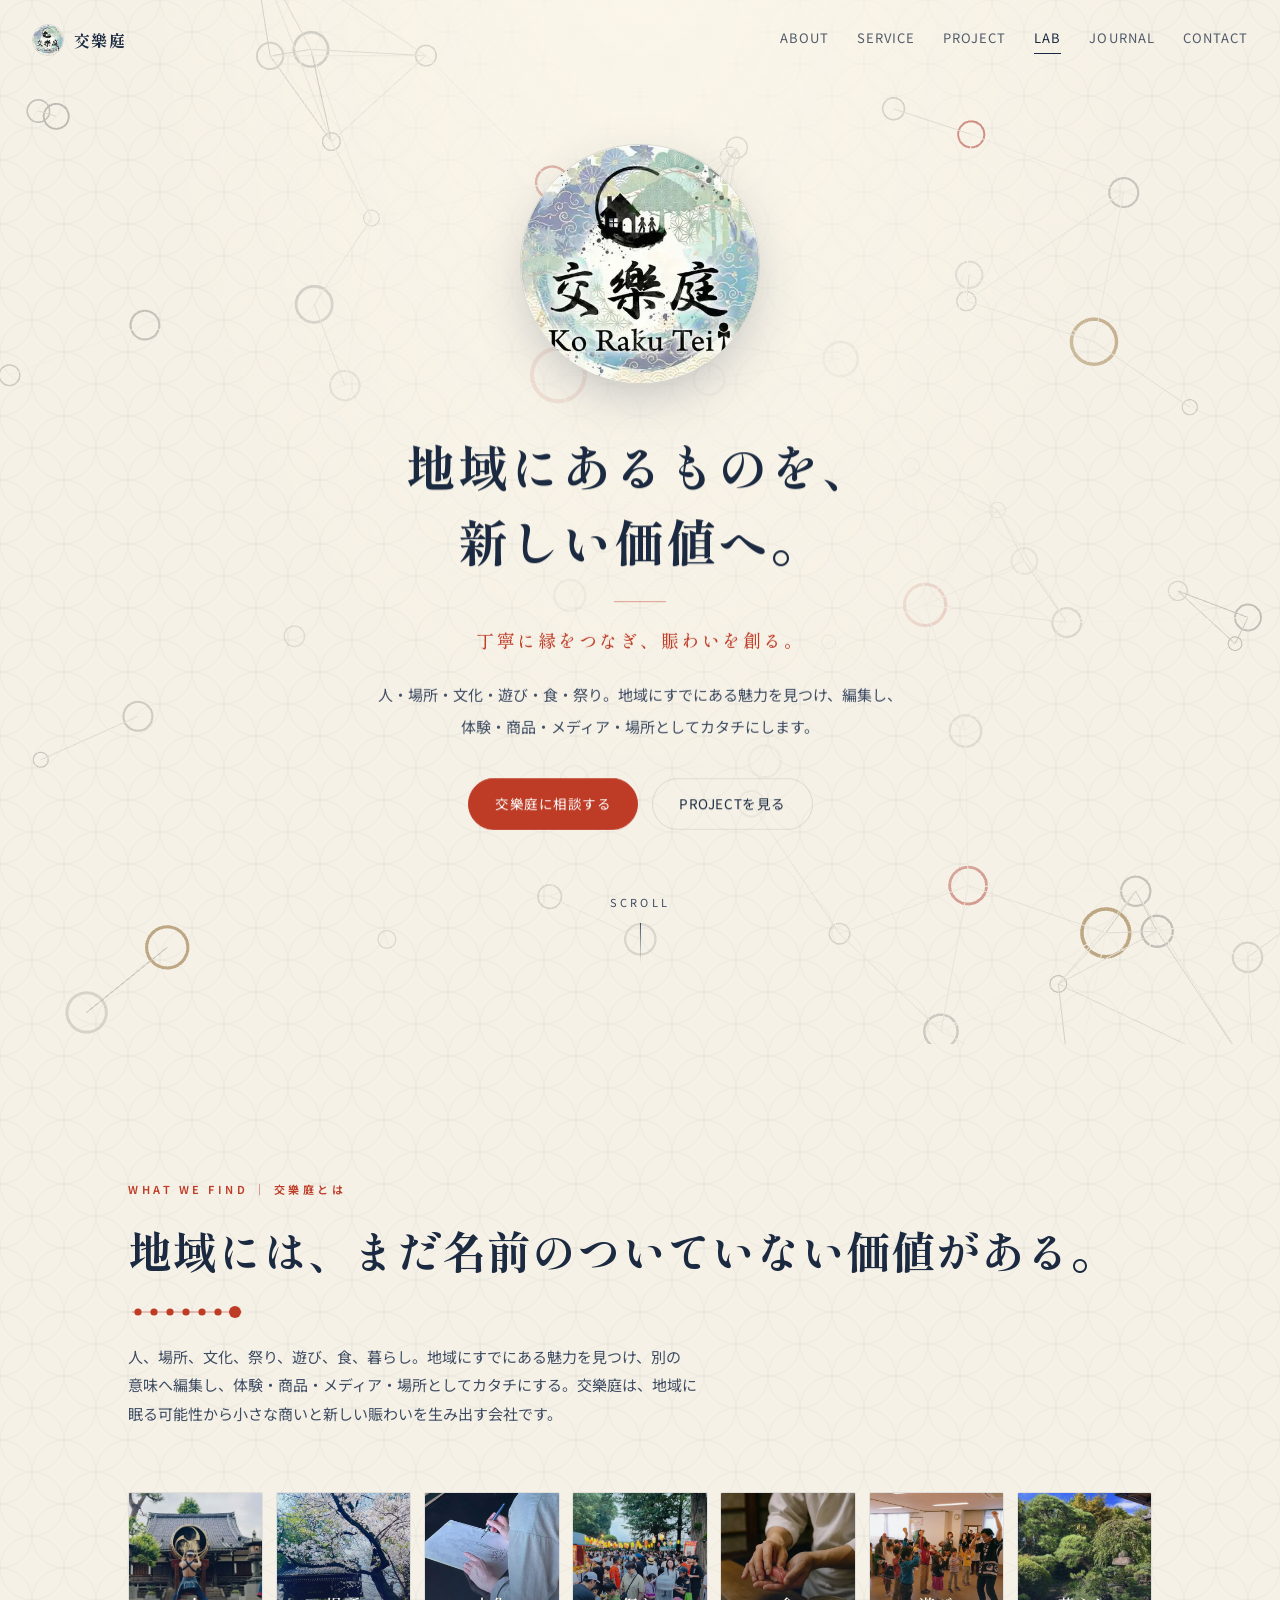
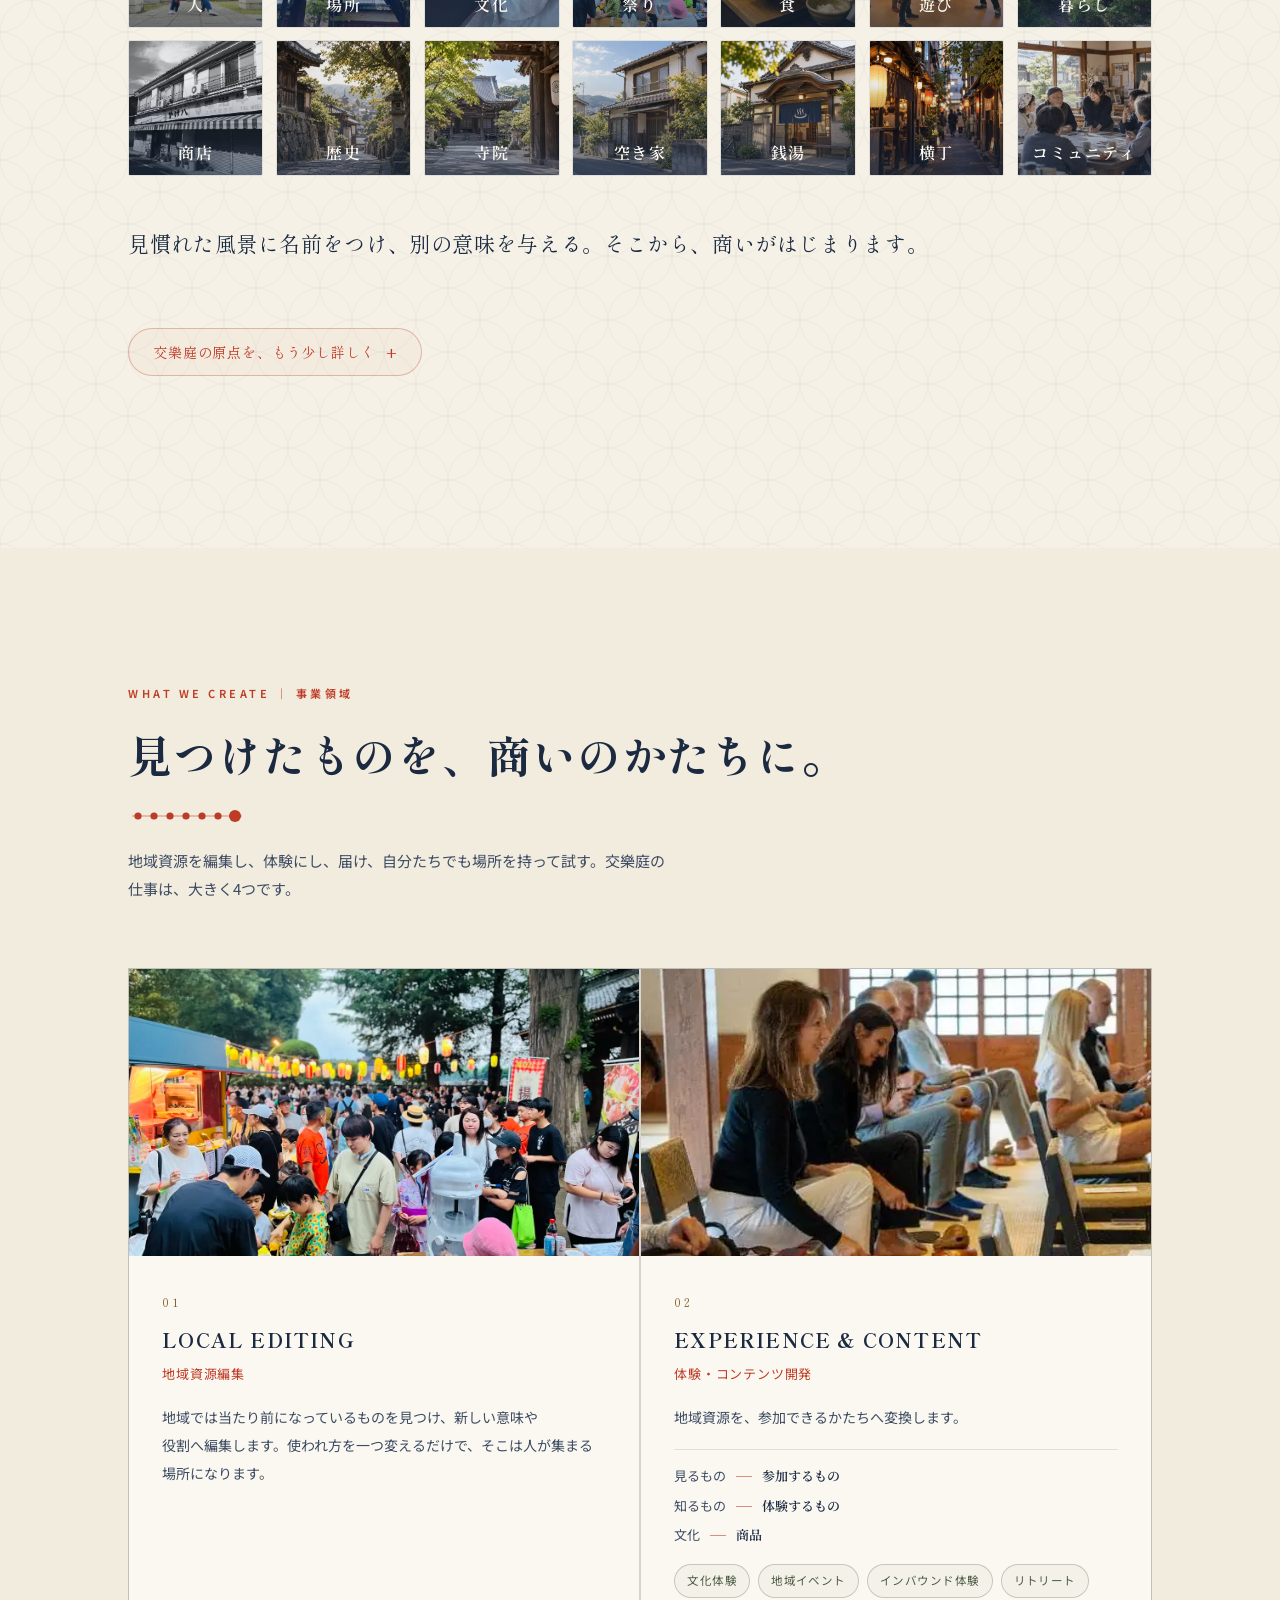
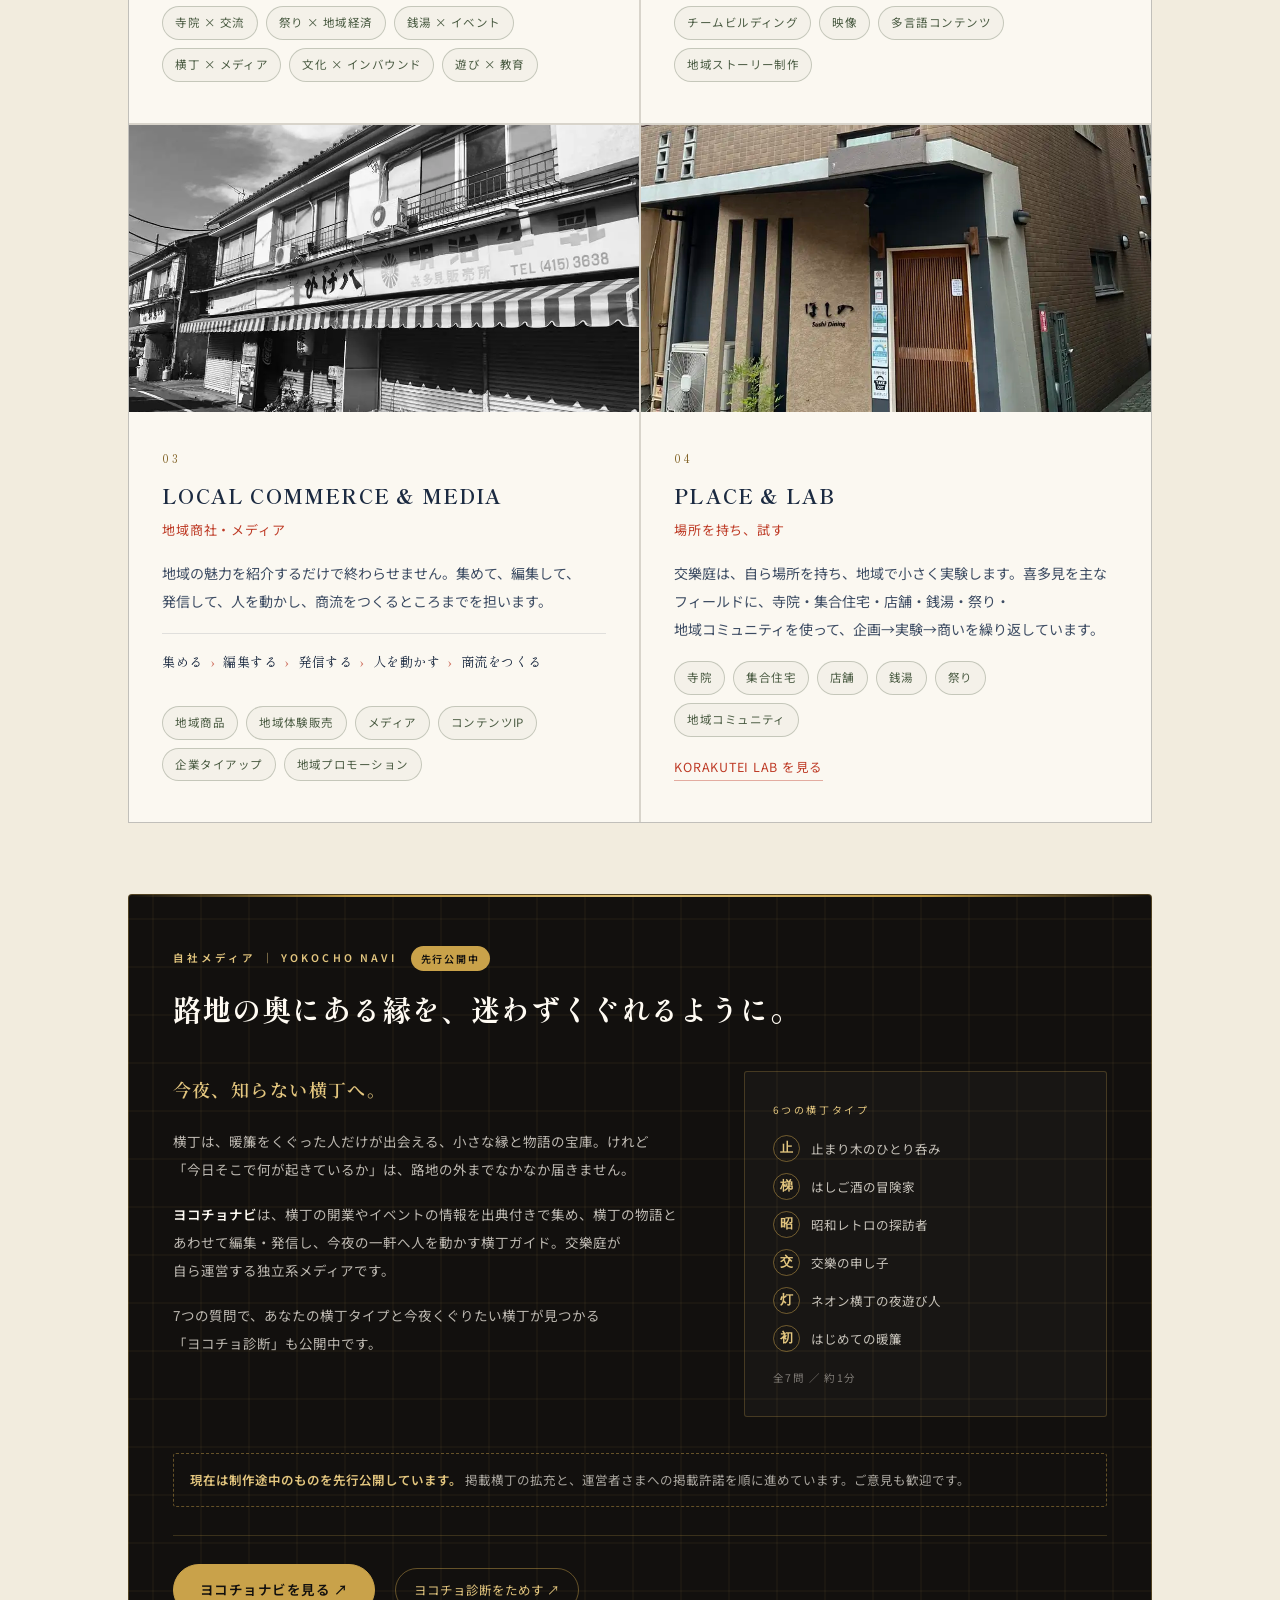
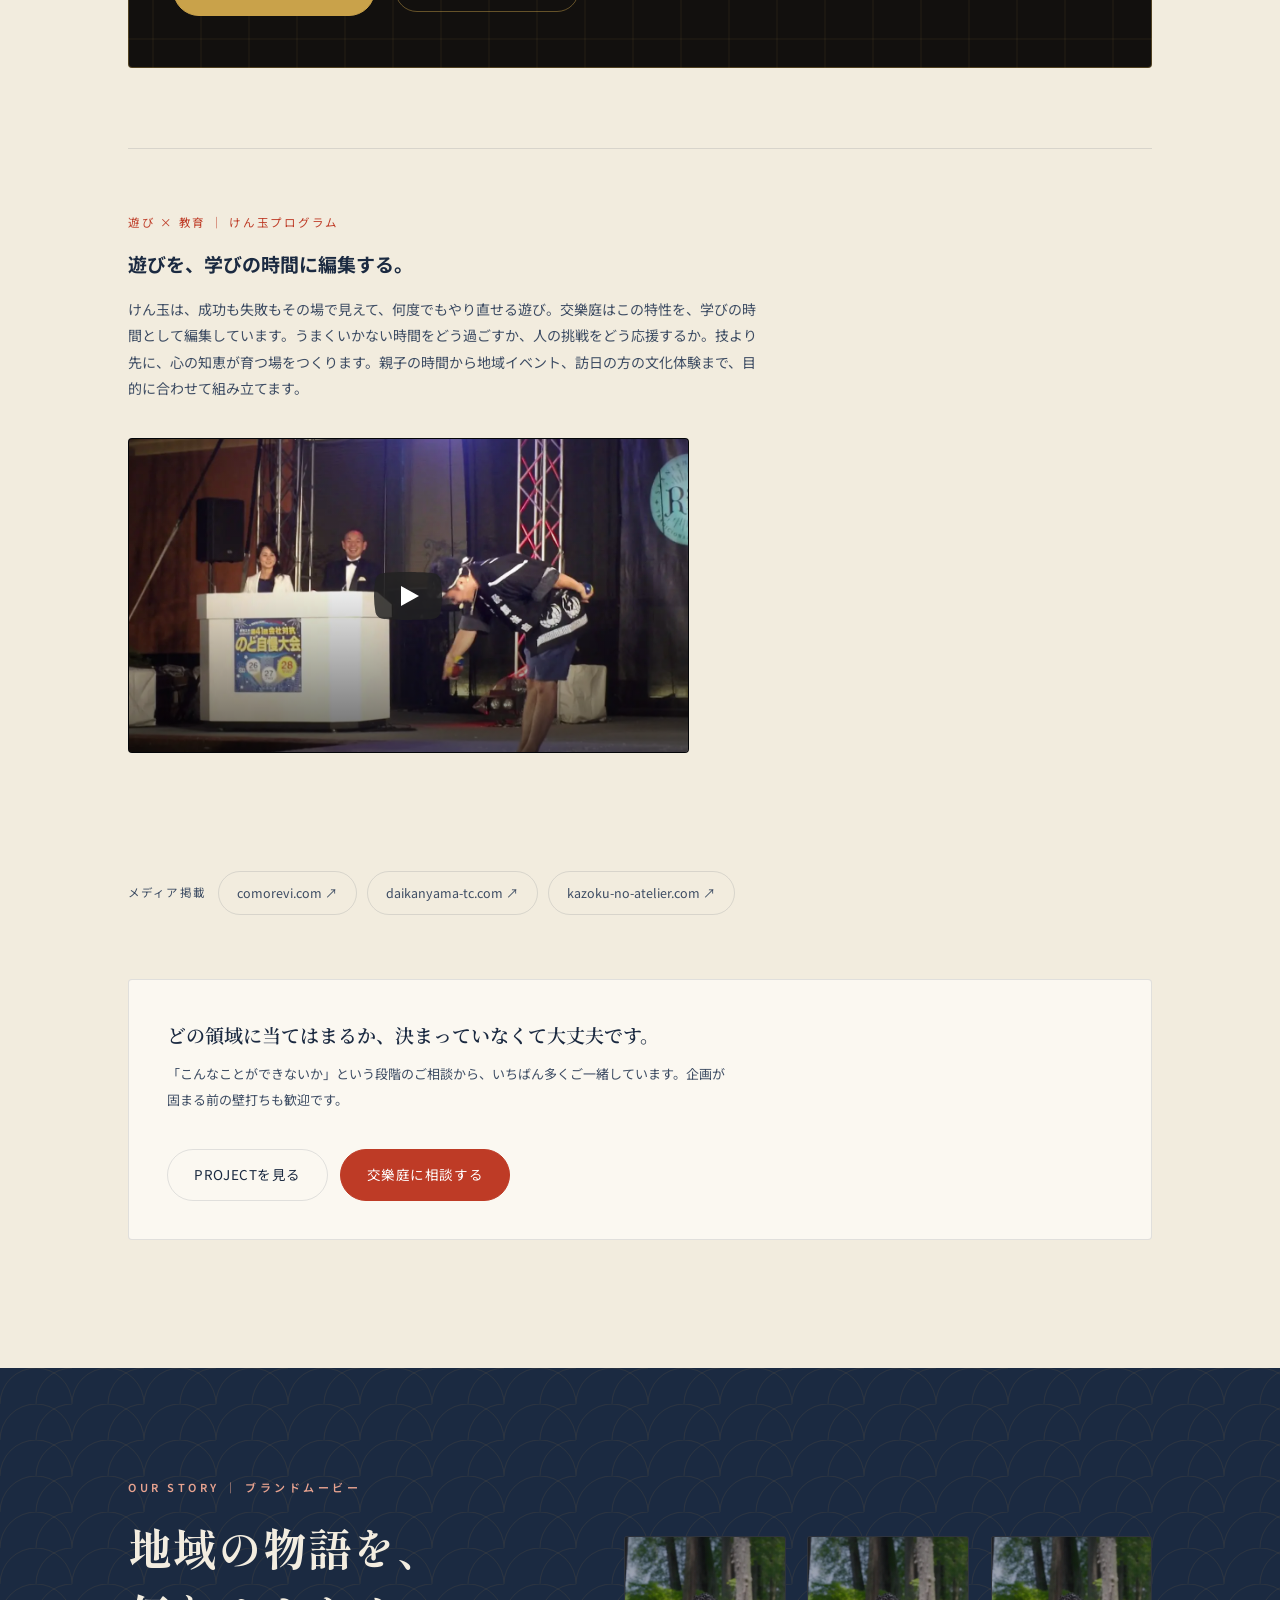
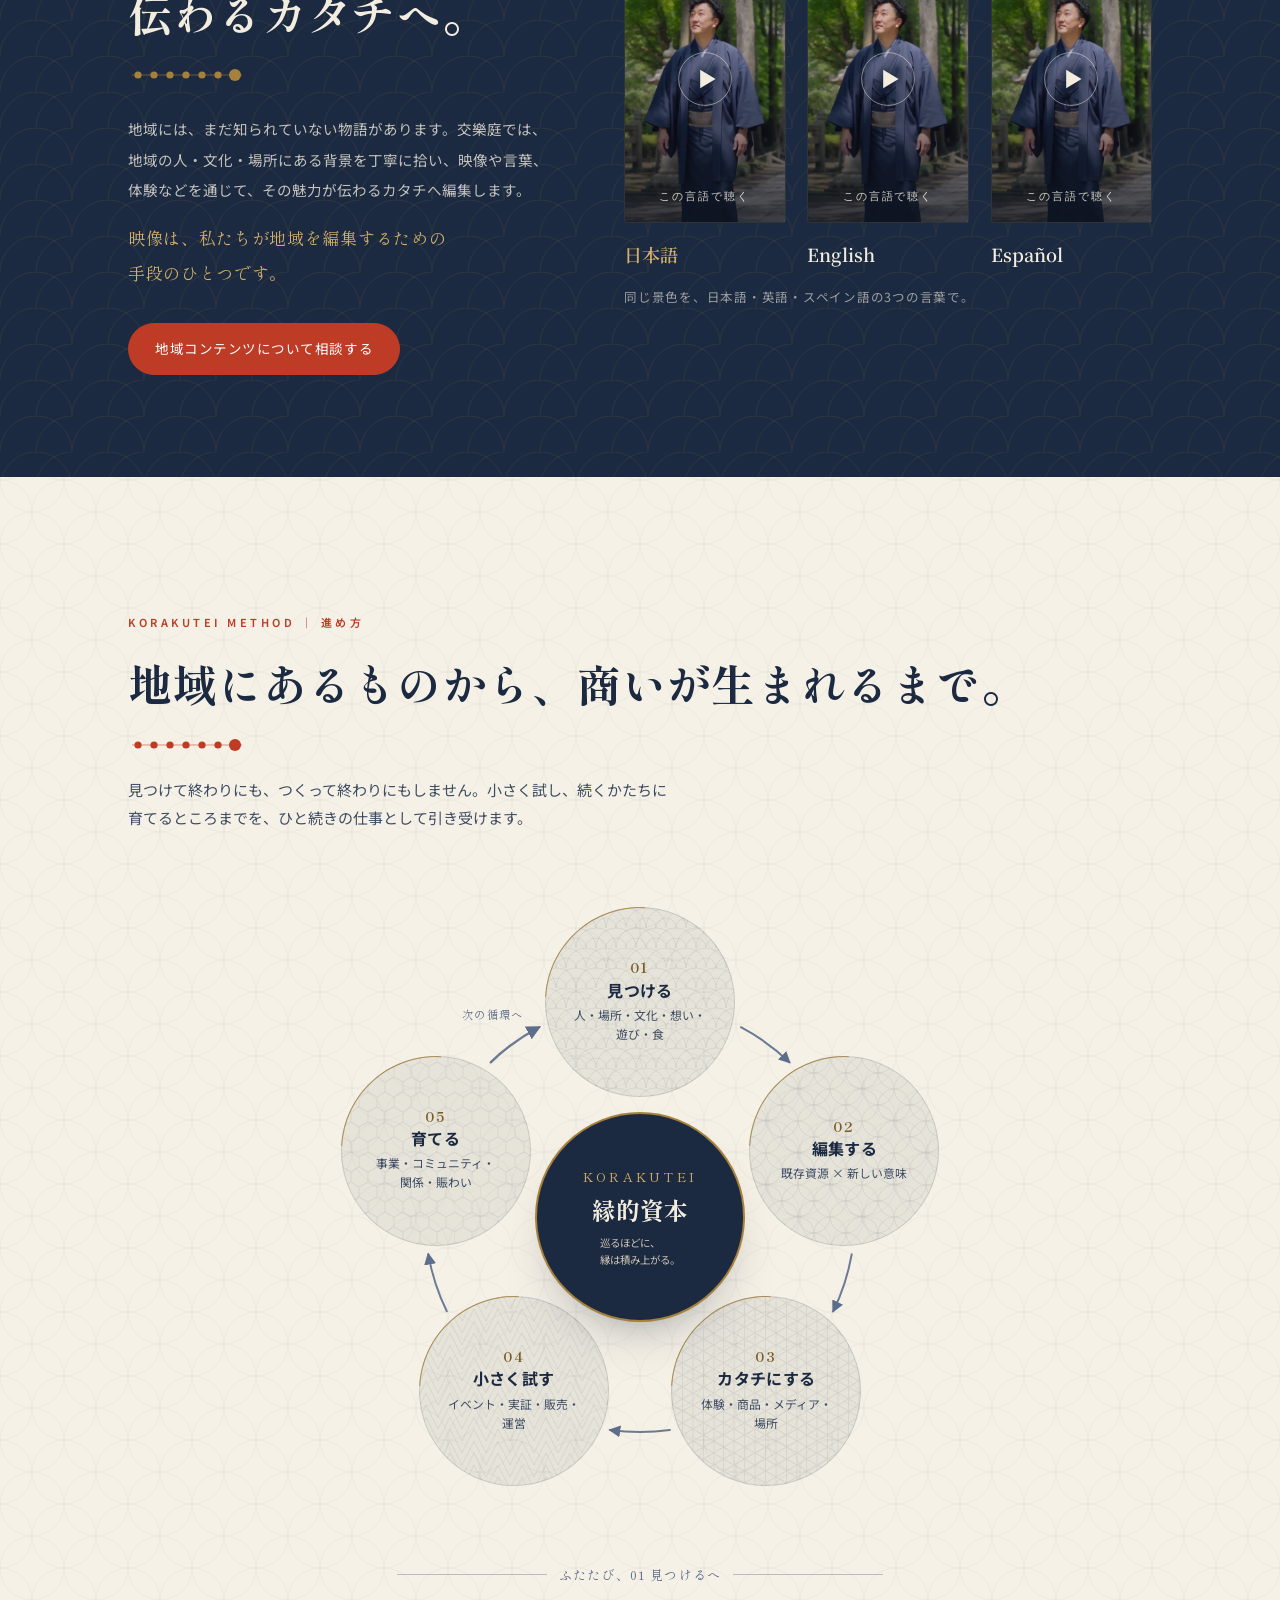
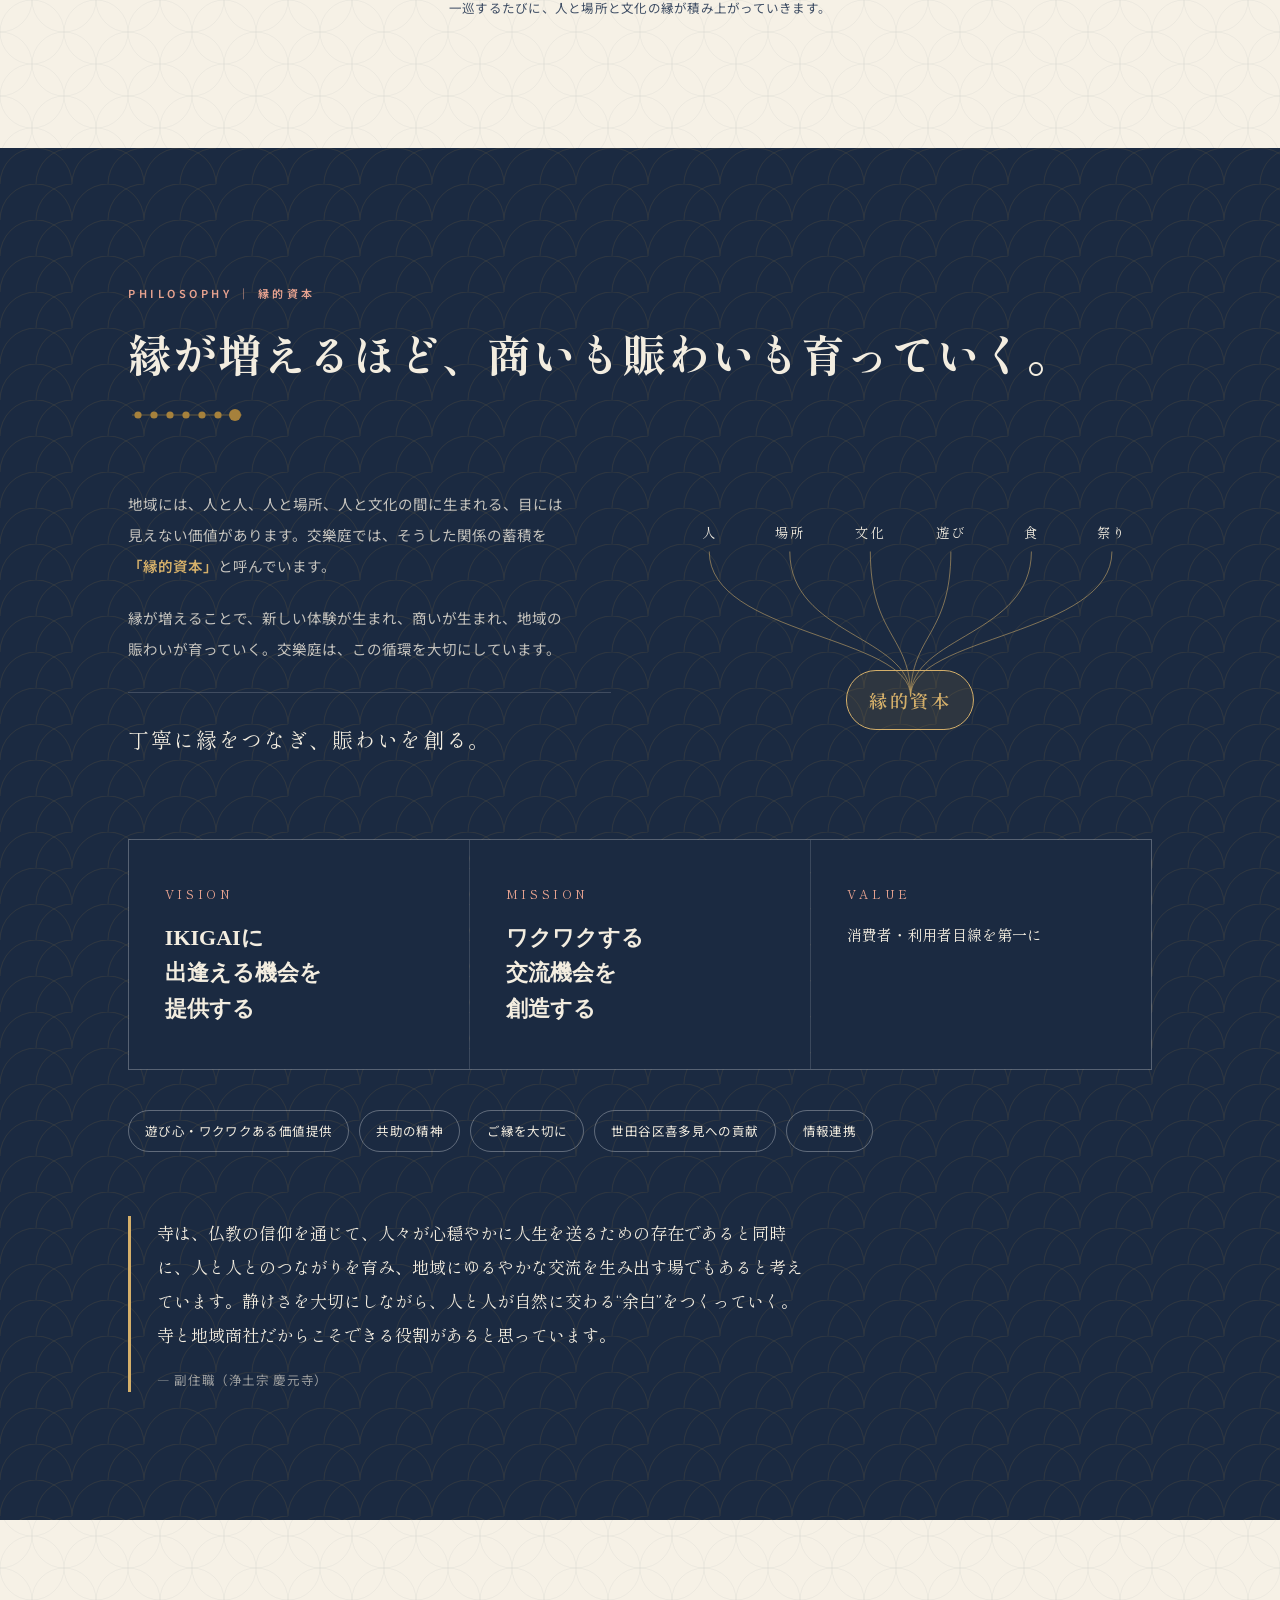
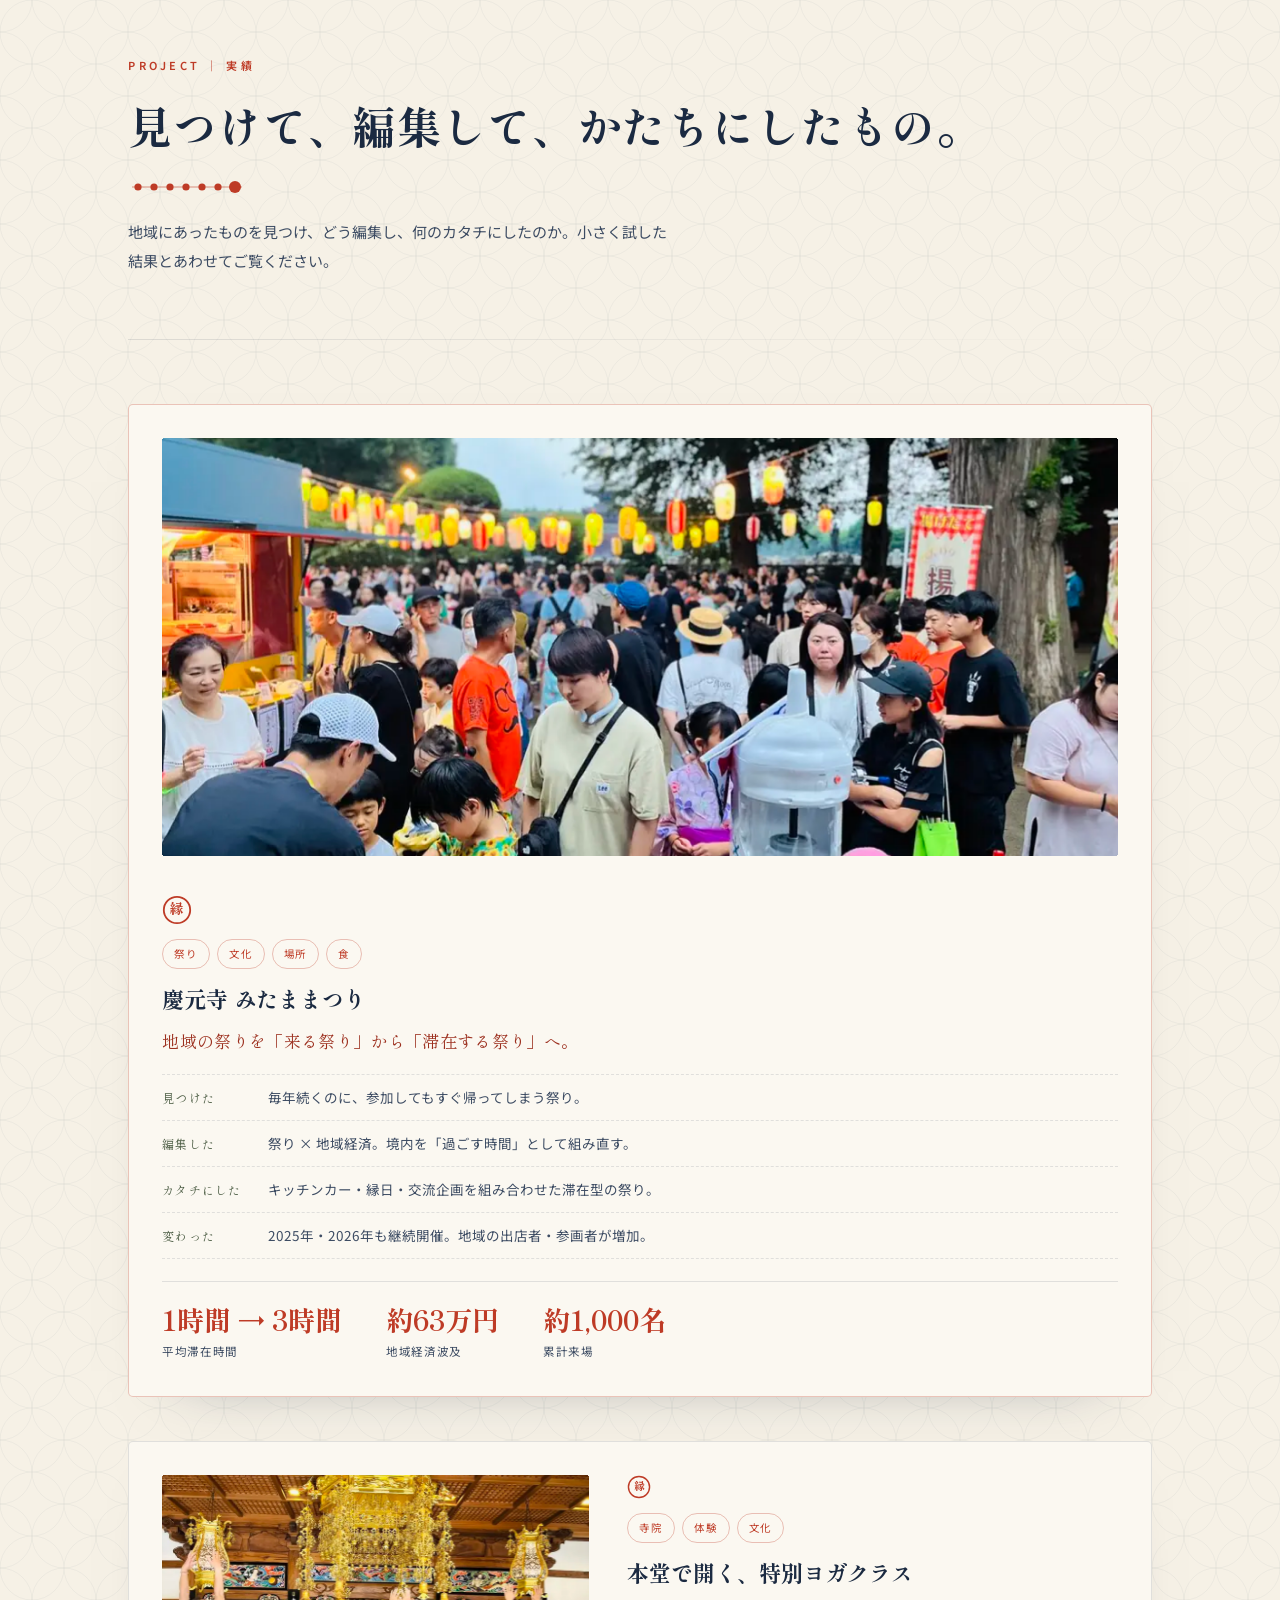
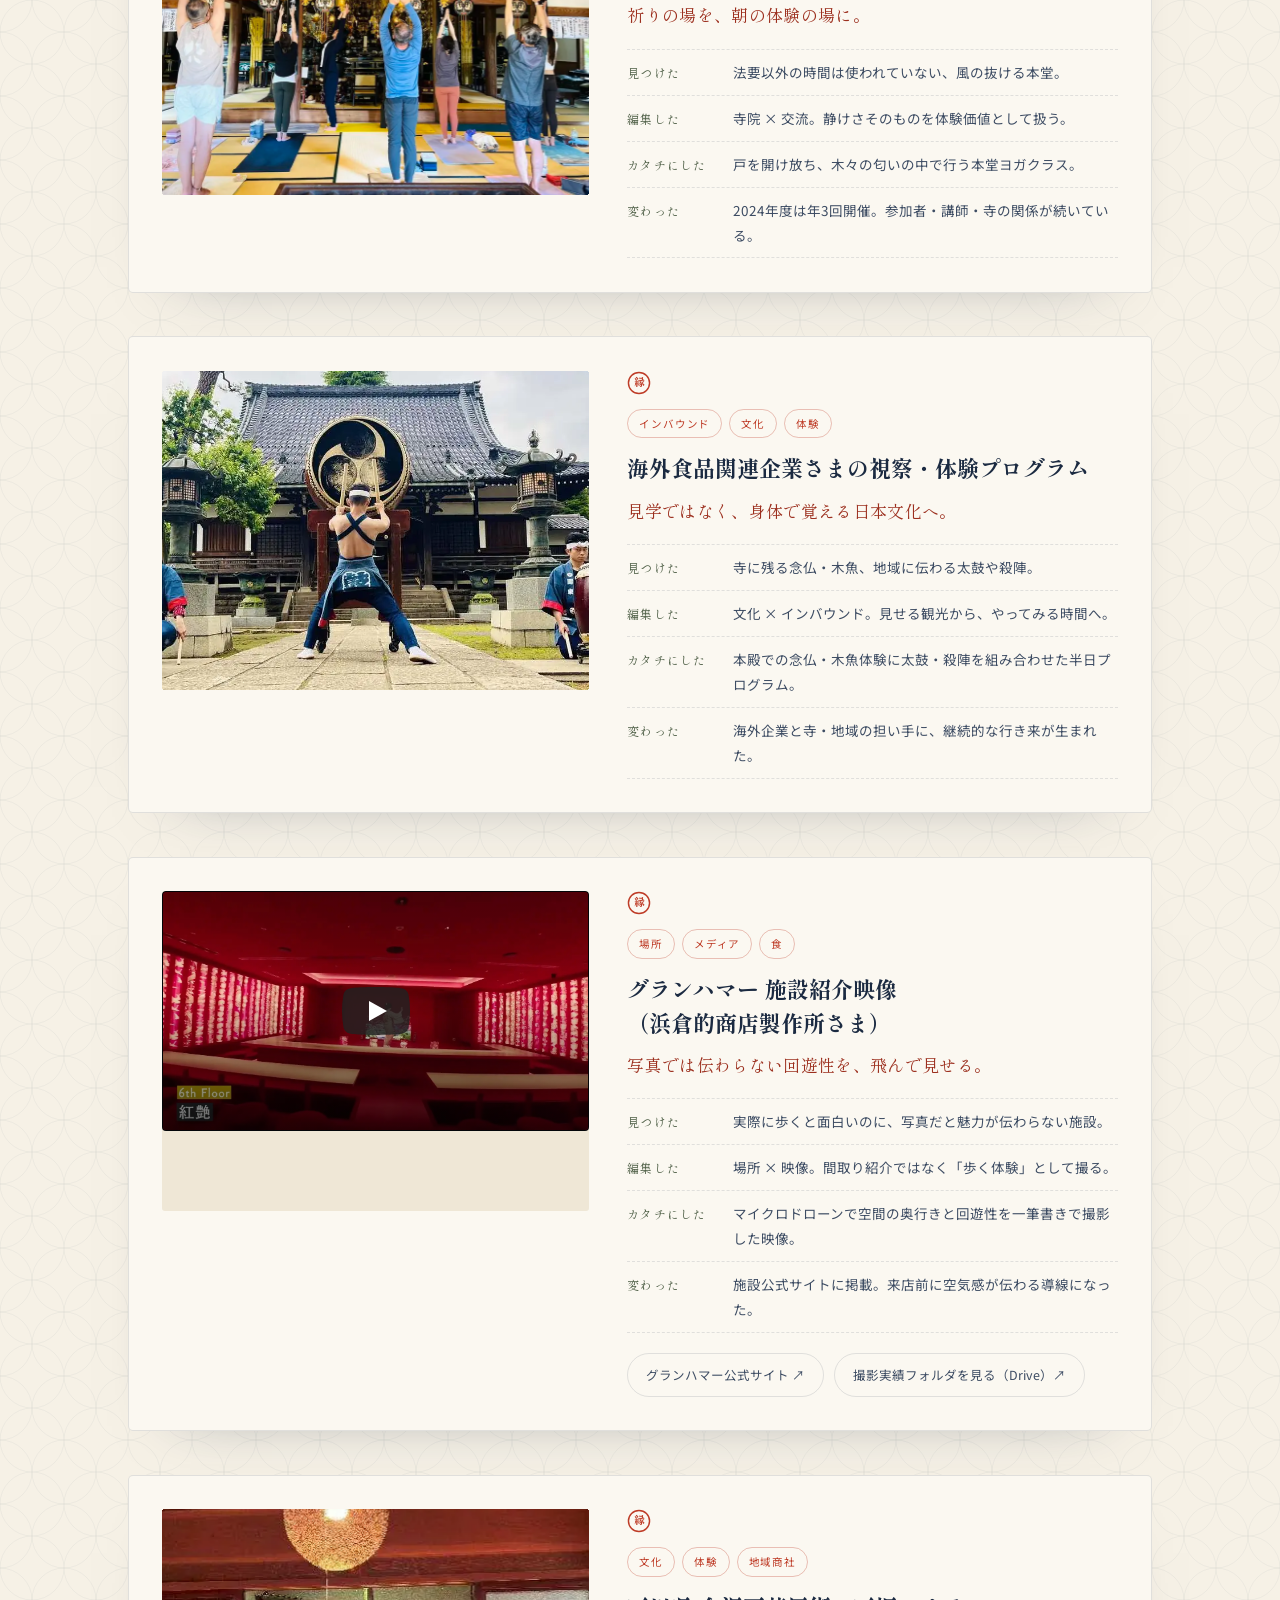
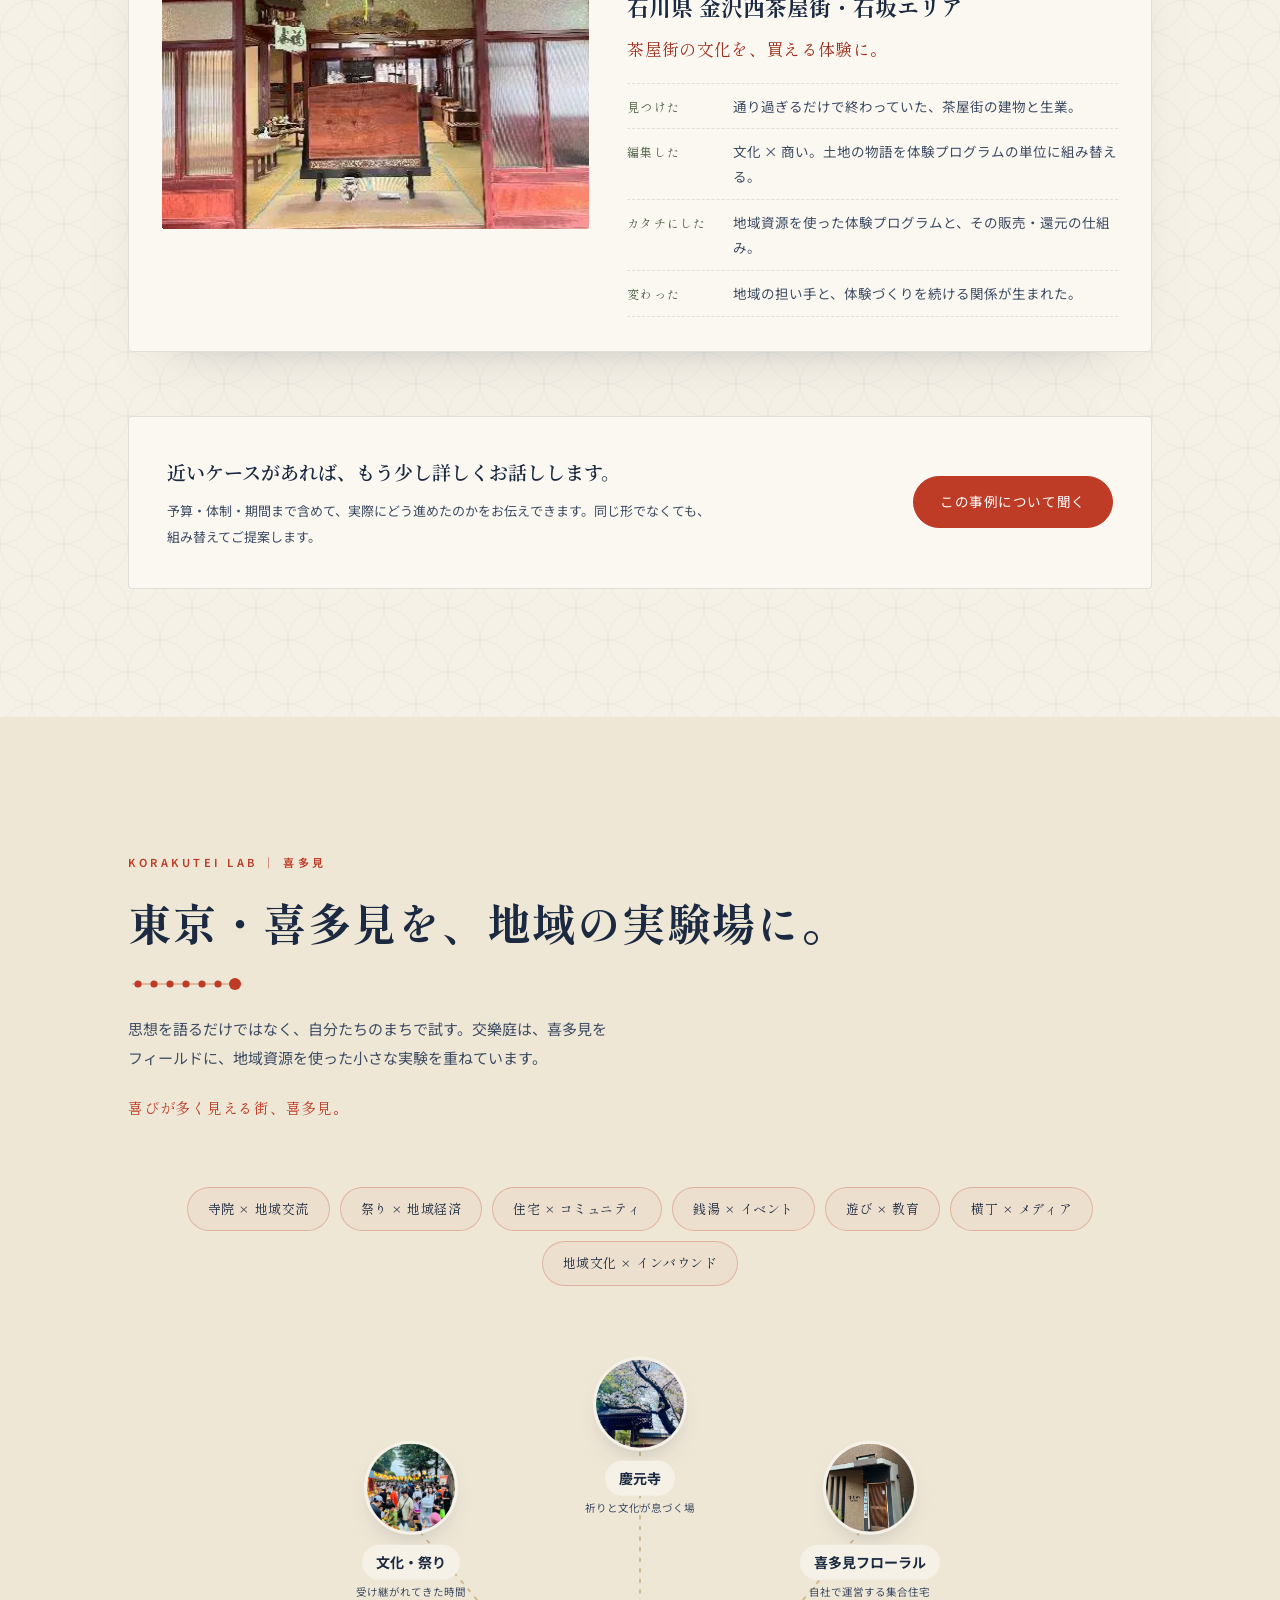
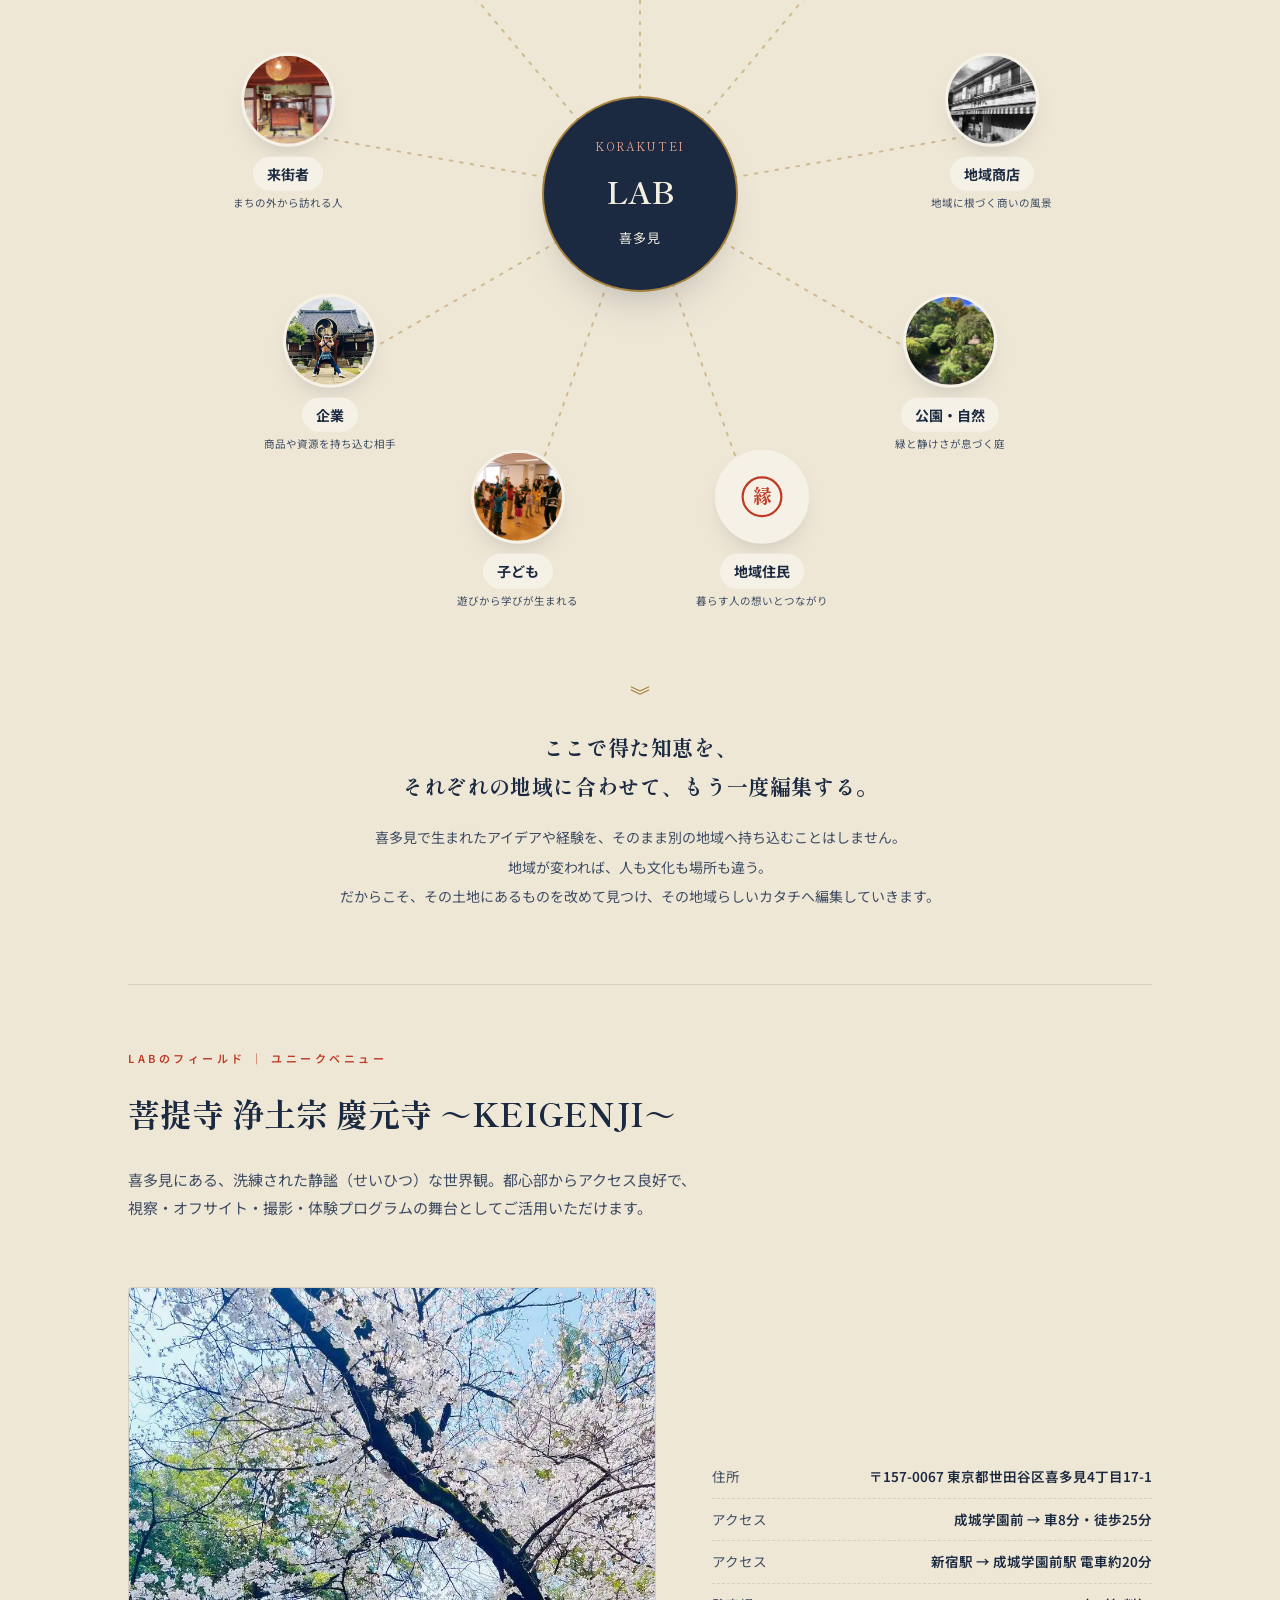
<file: index.html>
<!DOCTYPE html>
<html lang="ja">
<head>
<meta charset="UTF-8">
<meta name="viewport" content="width=device-width, initial-scale=1.0">
<title>交樂庭（こうらくてい）｜地域にあるものを、新しい価値へ。東京・喜多見</title>
<meta name="description" content="交樂庭は、地域文化を編集し、小さな商いをつくる会社です。人・場所・文化・遊び・食・祭り。地域にすでにある魅力を見つけ、体験・商品・メディア・場所としてカタチにします。">

<link rel="canonical" href="https://korakutei.com/">
<meta property="og:type" content="website">
<meta property="og:locale" content="ja_JP">
<meta property="og:site_name" content="交樂庭 KORAKUTEI">
<meta property="og:title" content="交樂庭｜地域にあるものを、新しい価値へ。">
<meta property="og:description" content="地域文化を編集し、小さな商いをつくる会社。地域にすでにある魅力を見つけ、体験・商品・メディア・場所としてカタチにします。">
<meta property="og:url" content="https://korakutei.com/">
<meta property="og:image" content="https://korakutei.com/assets/img/og-image-garden.jpg">
<meta property="og:image:width" content="1200">
<meta property="og:image:height" content="630">
<meta property="og:image:alt" content="浦野家の庭と交樂庭のロゴ">
<meta name="twitter:card" content="summary_large_image">
<meta name="twitter:title" content="交樂庭｜地域にあるものを、新しい価値へ。">
<meta name="twitter:description" content="地域文化を編集し、小さな商いをつくる会社。地域にすでにある魅力を見つけ、体験・商品・メディア・場所としてカタチにします。">
<meta name="twitter:image" content="https://korakutei.com/assets/img/og-image-garden.jpg">
<meta name="twitter:image:alt" content="浦野家の庭と交樂庭のロゴ">

<link rel="icon" href="favicon.ico" sizes="any">
<link rel="icon" type="image/png" sizes="192x192" href="assets/img/icon-192.png">
<link rel="icon" type="image/png" sizes="512x512" href="assets/img/icon-512.png">
<link rel="apple-touch-icon" href="assets/img/apple-touch-icon.png">

<link rel="preconnect" href="https://fonts.googleapis.com">
<!-- フォント本体は gstatic から配信されるため、こちらにも事前接続しておく -->
<link rel="preconnect" href="https://fonts.gstatic.com" crossorigin>
<link href="https://fonts.googleapis.com/css2?family=Shippori+Mincho:wght@400;500;600;700;800&family=Noto+Serif+JP:wght@400;500;600&family=Noto+Sans+JP:wght@300;400;500;600;700&display=swap" rel="stylesheet">
<link rel="stylesheet" href="assets/css/style.css">

<script type="application/ld+json">
{
  "@context": "https://schema.org",
  "@type": "Organization",
  "name": "合同会社交樂庭",
  "alternateName": ["交樂庭", "こうらくてい", "KORAKUTEI", "Ko Raku Tei"],
  "url": "https://korakutei.com/",
  "logo": "https://korakutei.com/assets/img/logo.jpg",
  "email": "korakutei29@gmail.com",
  "founder": { "@type": "Person", "name": "浦野雄次" },
  "description": "世田谷区喜多見を拠点に、地域資源を見つけ、別の価値へ編集し、体験・商品・メディア・場所として小さな商いに実装する会社。",
  "sameAs": [
    "https://note.com/korakutei29",
    "https://www.youtube.com/@korakuteiyuji1863",
    "https://www.instagram.com/korakutei/",
    "https://korakutei.github.io/yokocho-media/"
  ]
}
</script>
<script type="application/ld+json">
{
  "@context": "https://schema.org",
  "@type": "Place",
  "name": "慶元寺（KEIGENJI）",
  "address": {
    "@type": "PostalAddress",
    "streetAddress": "喜多見4丁目17-1",
    "addressLocality": "世田谷区",
    "addressRegion": "東京都",
    "postalCode": "157-0067",
    "addressCountry": "JP"
  }
}
</script>
</head>
<body>

<header>
  <!-- ロゴはトップへ戻るリンク。同じページ上では main.js が先頭へスクロールさせる -->
  <a class="brandmark" href="./" aria-label="交樂庭 トップへ戻る"><picture><source srcset="assets/img/logo.webp" type="image/webp"><img src="assets/img/logo.jpg" width="400" height="400" loading="eager" decoding="async" alt=""></picture>交樂庭</a>
  <button type="button" class="nav-toggle" id="navToggle" aria-expanded="false" aria-controls="primaryNav" aria-label="メニューを開く">
    <span class="nav-toggle-bar"></span>
    <span class="nav-toggle-bar"></span>
    <span class="nav-toggle-bar"></span>
  </button>
  <nav id="primaryNav">
    <a href="#about">ABOUT</a>
    <a href="#service">SERVICE</a>
    <a href="#project">PROJECT</a>
    <a href="#lab">LAB</a>
    <a href="https://note.com/korakutei29" target="_blank" rel="noopener">JOURNAL</a>
    <a href="#contact" class="nav-contact">CONTACT</a>
  </nav>
</header>

<!-- ==========================================================
     01 HERO
     事業コピー（何をしている会社か）とブランドコピー（在り方）を
     セットで見せる。説明はここでは3行まで。
     ========================================================== -->
<section class="hero">
  <div class="hero-en" aria-hidden="true"></div>
  <div class="hero-logo"><picture><source srcset="assets/img/logo.webp" type="image/webp"><img src="assets/img/logo.jpg" width="400" height="400" loading="eager" fetchpriority="high" decoding="async" alt="交樂庭 KO RAKU TEI ロゴ"></picture></div>
  <h1 class="hero-copy">地域にあるものを、<br>新しい価値へ。</h1>
  <p class="hero-brand">丁寧に縁をつなぎ、賑わいを創る。</p>
  <p class="hero-desc">人・場所・文化・遊び・食・祭り。<br class="br-sp">地域にすでにある魅力を見つけ、編集し、<br>体験・商品・メディア・場所としてカタチにします。</p>
  <div class="hero-cta">
    <a href="#contact" class="btn btn-primary">交樂庭に相談する</a>
    <a href="#project" class="btn btn-outline">PROJECTを見る</a>
  </div>
  <a href="#about" class="scroll-cue" aria-label="次のセクションへスクロール"><span>SCROLL</span><span class="line"></span></a>
</section>

<!-- ==========================================================
     02 WHAT WE FIND（ナビの ABOUT ＝ この入口）
     説明しすぎず、交樂庭が「何を見ているか」を並べる。
     ========================================================== -->
<section class="sec reveal" id="about" data-marie="まちには、まだ名前のついていない“いいところ”がいっぱい。見つけるのは、わたしの得意技！">
  <div class="wrap">
    <div class="sec-head">
      <span class="eyebrow">WHAT WE FIND ｜ 交樂庭とは</span>
      <h2>地域には、まだ名前のついていない価値がある。</h2>
      <p class="lead">人、場所、文化、祭り、遊び、食、暮らし。地域にすでにある魅力を見つけ、別の意味へ編集し、体験・商品・メディア・場所としてカタチにする。交樂庭は、地域に眠る可能性から小さな商いと新しい賑わいを生み出す会社です。</p>
    </div>

    <ul class="find-grid stagger">
      <li class="find-tile">
        <picture><source srcset="assets/img/track-taiko.webp" type="image/webp"><img src="assets/img/track-taiko.jpg" width="940" height="640" loading="lazy" decoding="async" alt="慶元寺で太鼓を体験する人たち"></picture>
        <span class="w">人</span>
      </li>
      <li class="find-tile">
        <picture><source srcset="assets/img/venue-sanmon.webp" type="image/webp"><img src="assets/img/venue-sanmon.jpg" width="900" height="1199" loading="lazy" decoding="async" alt="慶元寺の山門"></picture>
        <span class="w">場所</span>
      </li>
      <li class="find-tile">
        <picture><source srcset="assets/img/opt-shabutsu.webp" type="image/webp"><img src="assets/img/opt-shabutsu.jpg" width="500" height="674" loading="lazy" decoding="async" alt="写仏に向かう手元"></picture>
        <span class="w">文化</span>
      </li>
      <li class="find-tile">
        <picture><source srcset="assets/img/track-matsuri.webp" type="image/webp"><img src="assets/img/track-matsuri.jpg" width="1200" height="900" loading="lazy" decoding="async" alt="みたままつりの提灯と人の賑わい"></picture>
        <span class="w">祭り</span>
      </li>
      <li class="find-tile">
        <picture><source srcset="assets/img/opt-sushi.webp" type="image/webp"><img src="assets/img/opt-sushi.jpg" width="500" height="500" loading="lazy" decoding="async" alt="出張本格江戸前鮨"></picture>
        <span class="w">食</span>
      </li>
      <li class="find-tile">
        <picture><source srcset="assets/img/biz-eq.webp" type="image/webp"><img src="assets/img/biz-eq.jpg" width="1200" height="900" loading="lazy" decoding="async" alt="けん玉に挑戦する子どもたち"></picture>
        <span class="w">遊び</span>
      </li>
      <li class="find-tile">
        <picture><source srcset="assets/img/about-garden.webp" type="image/webp"><img src="assets/img/about-garden.jpg" width="900" height="720" loading="lazy" decoding="async" alt="人が集まってきた浦野家の庭"></picture>
        <span class="w">暮らし</span>
      </li>
      <li class="find-tile">
        <picture><source srcset="assets/img/vision-town.webp" type="image/webp"><img src="assets/img/vision-town.jpg" width="1000" height="750" loading="lazy" decoding="async" alt="喜多見の商店街"></picture>
        <span class="w">商店</span>
      </li>
      <!-- 以下6枚はサンプル画像（2026/09/21 差し込み）。実写が撮れたら差し替える -->
      <li class="find-tile">
        <picture><source srcset="assets/img/find-history.webp" type="image/webp"><img src="assets/img/find-history.jpg" width="400" height="400" loading="lazy" decoding="async" alt="石垣と石畳が続く古い坂道"></picture>
        <span class="w">歴史</span>
      </li>
      <li class="find-tile">
        <picture><source srcset="assets/img/find-temple.webp" type="image/webp"><img src="assets/img/find-temple.jpg" width="400" height="400" loading="lazy" decoding="async" alt="山門越しに見える寺の本堂"></picture>
        <span class="w">寺院</span>
      </li>
      <li class="find-tile">
        <picture><source srcset="assets/img/find-akiya.webp" type="image/webp"><img src="assets/img/find-akiya.jpg" width="400" height="400" loading="lazy" decoding="async" alt="使われなくなった木造の二階家"></picture>
        <span class="w">空き家</span>
      </li>
      <li class="find-tile">
        <picture><source srcset="assets/img/find-sento.webp" type="image/webp"><img src="assets/img/find-sento.jpg" width="400" height="400" loading="lazy" decoding="async" alt="暖簾のかかった銭湯の入口"></picture>
        <span class="w">銭湯</span>
      </li>
      <li class="find-tile">
        <picture><source srcset="assets/img/find-yokocho.webp" type="image/webp"><img src="assets/img/find-yokocho.jpg" width="400" height="400" loading="lazy" decoding="async" alt="提灯が灯る夜の横丁を歩く人たち"></picture>
        <span class="w">横丁</span>
      </li>
      <li class="find-tile">
        <picture><source srcset="assets/img/find-community.webp" type="image/webp"><img src="assets/img/find-community.jpg" width="400" height="400" loading="lazy" decoding="async" alt="地域の人が机を囲んで話し合う様子"></picture>
        <span class="w">コミュニティ</span>
      </li>
    </ul>

    <p class="find-note">見慣れた風景に名前をつけ、<br class="br-sp">別の意味を与える。<br class="br-sp">そこから、商いがはじまります。</p>

    <details class="about-details">
      <summary><span class="sum-txt">交樂庭の原点を、もう少し詳しく</span></summary>
      <div class="about-body">
        <div>
          <figure class="about-photo about-photo-lead">
            <picture><source srcset="assets/img/about-garden.webp" type="image/webp"><img src="assets/img/about-garden.jpg" width="900" height="720" loading="lazy" decoding="async" alt="浦野家の庭"></picture>
            <figcaption class="cap">浦野家の庭 ― 家族・友人・地域の人・民泊ゲストが交わってきた場所。「交樂庭」の名の由来です。</figcaption>
          </figure>
          <ol class="about-timeline">
            <li>
              <span class="tl-era">1600年代</span>
              <p>浦野家の先祖が、喜多見の地図を描く。</p>
            </li>
            <li>
              <span class="tl-era">喜多見駅 建設期</span>
              <p>人流を生むため、駅の建設に土地を譲る。</p>
            </li>
            <li>
              <span class="tl-era">現在</span>
              <p>交樂庭として、地域にあるものを商いに変える。</p>
            </li>
          </ol>
        </div>
        <div>
          <p class="lede">交樂庭は、世田谷区喜多見に400年住み継いできた家から生まれた会社です。実家の庭に人が集まり、話し、また来る。その繰り返しの中に、地域の価値は最初から存在していました。</p>
          <p>地域の魅力は、最初から大きく存在するものではありません。小さな動きや、わずかな気配、誰かの何気ない想いの中に眠っています。交樂庭は、それを見つけ、意味を与え直し、誰かが参加できるかたちにするところまでを仕事にしています。</p>
          <div class="note-ref">
            <div class="note-ref-label">浦野家と喜多見の歴史については、こちらでも紹介されています</div>
            <div class="note-embed-wrap">
              <iframe class="note-embed" style="border:0;width:100%;height:405px;" src="https://note.com/embed/notes/n71a9dc6bd44f" title="浦野家の歴史・note記事" loading="lazy"></iframe>
            </div>
            <a class="ext-link" href="https://note.com/jtb_note/n/n71a9dc6bd44f" target="_blank" rel="noopener">note記事を読む ↗</a>
          </div>
        </div>
      </div>
    </details>
  </div>
</section>

<!-- ==========================================================
     03 WHAT WE CREATE（SERVICE）
     交樂庭の仕事を4領域に整理。写真＋掛け合わせの例で見せる。
     ========================================================== -->
<section class="sec reveal" id="service" data-marie="見つけたものを、体験・商品・メディア・場所に。交樂庭の仕事は、この4つだよ。">
  <div class="wrap">
    <div class="sec-head">
      <span class="eyebrow">WHAT WE CREATE ｜ 事業領域</span>
      <h2>見つけたものを、商いのかたちに。</h2>
      <p class="lead">地域資源を編集し、体験にし、届け、自分たちでも場所を持って試す。交樂庭の仕事は、大きく4つです。</p>
    </div>

    <div class="create-grid stagger">

      <article class="create-card">
        <div class="create-photo"><picture><source srcset="assets/img/track-matsuri.webp" type="image/webp"><img src="assets/img/track-matsuri.jpg" width="1200" height="900" loading="lazy" decoding="async" alt="みたままつりの提灯の下に集まる人たち"></picture></div>
        <div class="create-body">
          <span class="no">01</span>
          <h3 class="en">LOCAL EDITING</h3>
          <p class="ja">地域資源編集</p>
          <p class="desc">地域では当たり前になっているものを見つけ、新しい意味や役割へ編集します。使われ方を一つ変えるだけで、そこは人が集まる場所になります。</p>
          <ul class="create-chips">
            <li>寺院 × 交流</li>
            <li>祭り × 地域経済</li>
            <li>銭湯 × イベント</li>
            <li>横丁 × メディア</li>
            <li>文化 × インバウンド</li>
            <li>遊び × 教育</li>
          </ul>
        </div>
      </article>

      <article class="create-card">
        <div class="create-photo"><picture><source srcset="assets/img/opt-nenbutsu.webp" type="image/webp"><img src="assets/img/opt-nenbutsu.jpg" width="500" height="343" loading="lazy" decoding="async" alt="慶元寺の本堂で念仏・木魚を体験する参加者たち"></picture></div>
        <div class="create-body">
          <span class="no">02</span>
          <h3 class="en">EXPERIENCE &amp; CONTENT</h3>
          <p class="ja">体験・コンテンツ開発</p>
          <p class="desc">地域資源を、参加できるかたちへ変換します。</p>
          <ul class="create-flow">
            <li><span>見るもの</span><b>参加するもの</b></li>
            <li><span>知るもの</span><b>体験するもの</b></li>
            <li><span>文化</span><b>商品</b></li>
          </ul>
          <ul class="create-chips">
            <li>文化体験</li>
            <li>地域イベント</li>
            <li>インバウンド体験</li>
            <li>リトリート</li>
            <li>チームビルディング</li>
            <li>映像</li>
            <li>多言語コンテンツ</li>
            <li>地域ストーリー制作</li>
          </ul>
        </div>
      </article>

      <article class="create-card">
        <div class="create-photo"><picture><source srcset="assets/img/vision-town.webp" type="image/webp"><img src="assets/img/vision-town.jpg" width="1000" height="750" loading="lazy" decoding="async" alt="人が行き交う地域の商店街"></picture></div>
        <div class="create-body">
          <span class="no">03</span>
          <h3 class="en">LOCAL COMMERCE &amp; MEDIA</h3>
          <p class="ja">地域商社・メディア</p>
          <p class="desc">地域の魅力を紹介するだけで終わらせません。集めて、編集して、発信して、人を動かし、商流をつくるところまでを担います。</p>
          <ol class="create-steps">
            <li>集める</li>
            <li>編集する</li>
            <li>発信する</li>
            <li>人を動かす</li>
            <li>商流をつくる</li>
          </ol>
          <ul class="create-chips">
            <li>地域商品</li>
            <li>地域体験販売</li>
            <li>メディア</li>
            <li>コンテンツIP</li>
            <li>企業タイアップ</li>
            <li>地域プロモーション</li>
          </ul>
        </div>
      </article>

      <article class="create-card">
        <div class="create-photo"><picture><source srcset="assets/img/biz-floral.webp" type="image/webp"><img src="assets/img/biz-floral.jpg" width="800" height="600" loading="lazy" decoding="async" alt="交樂庭が運営する喜多見フローラル"></picture></div>
        <div class="create-body">
          <span class="no">04</span>
          <h3 class="en">PLACE &amp; LAB</h3>
          <p class="ja">場所を持ち、試す</p>
          <p class="desc">交樂庭は、自ら場所を持ち、地域で小さく実験します。喜多見を主なフィールドに、寺院・集合住宅・店舗・銭湯・祭り・地域コミュニティを使って、企画→実験→商いを繰り返しています。</p>
          <ul class="create-chips">
            <li>寺院</li>
            <li>集合住宅</li>
            <li>店舗</li>
            <li>銭湯</li>
            <li>祭り</li>
            <li>地域コミュニティ</li>
          </ul>
          <a href="#lab" class="create-link">KORAKUTEI LAB を見る</a>
        </div>
      </article>

    </div>

    <!-- 自社メディア：ヨコチョナビ（03 LOCAL COMMERCE & MEDIA の代表例） -->
    <div class="yokocho-feature">
      <div class="yokocho-head">
        <p class="yokocho-eyebrow-row">
          <span class="yokocho-eyebrow">自社メディア ｜ YOKOCHO NAVI</span>
          <span class="yokocho-wip">先行公開中</span>
        </p>
        <h4>路地の奥にある縁を、<br class="br-sp">迷わずくぐれるように。</h4>
      </div>

      <div class="yokocho-grid">
        <div class="yokocho-body">
          <p class="yokocho-catch">今夜、知らない横丁へ。</p>
          <p>横丁は、暖簾をくぐった人だけが出会える、小さな縁と物語の宝庫。けれど「今日そこで何が起きているか」は、路地の外までなかなか届きません。</p>
          <p><b>ヨコチョナビ</b>は、横丁の開業やイベントの情報を出典付きで集め、横丁の物語とあわせて編集・発信し、今夜の一軒へ人を動かす横丁ガイド。交樂庭が自ら運営する独立系メディアです。</p>
          <p>7つの質問で、あなたの横丁タイプと今夜くぐりたい横丁が見つかる「ヨコチョ診断」も公開中です。</p>
        </div>

        <div class="yokocho-types">
          <span class="yokocho-types-label">6つの横丁タイプ</span>
          <ul class="yokocho-type-list">
            <li><span class="g">止</span>止まり木のひとり呑み</li>
            <li><span class="g">梯</span>はしご酒の冒険家</li>
            <li><span class="g">昭</span>昭和レトロの探訪者</li>
            <li><span class="g">交</span>交樂の申し子</li>
            <li><span class="g">灯</span>ネオン横丁の夜遊び人</li>
            <li><span class="g">初</span>はじめての暖簾</li>
          </ul>
          <p class="yokocho-types-note">全7問 ／ 約1分</p>
        </div>
      </div>

      <p class="yokocho-wip-note">
        <b>現在は制作途中のものを先行公開しています。</b>
        掲載横丁の拡充と、運営者さまへの掲載許諾を順に進めています。ご意見も歓迎です。
      </p>

      <div class="yokocho-links">
        <a class="btn btn-gold" href="https://korakutei.github.io/yokocho-media/" target="_blank" rel="noopener">ヨコチョナビを見る ↗</a>
        <a class="ext-link ext-link-gold" href="https://korakutei.github.io/yokocho-media/shindan" target="_blank" rel="noopener">ヨコチョ診断をためす ↗</a>
      </div>
    </div>

    <!-- 遊び × 教育（02 EXPERIENCE & CONTENT の継続プログラム） -->
    <div class="kendama-feature">
      <div class="kendama-feature-head">
        <span class="tag">遊び × 教育 ｜ けん玉プログラム</span>
        <h4>遊びを、学びの時間に編集する。</h4>
        <p class="kendama-feature-desc">けん玉は、成功も失敗もその場で見えて、何度でもやり直せる遊び。交樂庭はこの特性を、学びの時間として編集しています。うまくいかない時間をどう過ごすか、人の挑戦をどう応援するか。技より先に、心の知恵が育つ場をつくります。親子の時間から地域イベント、訪日の方の文化体験まで、目的に合わせて組み立てます。</p>
      </div>
      <!-- 動画ID F6_jayFb5O4 は、会社対抗のど自慢大会のステージでの
           けん玉パフォーマンスを収めたもの。イベント全体の記録として
           第三者アカウント（hirayama 195）がアップしているため、
           YouTube側のタイトルと投稿者名はイベント名義で表示される。 -->
      <div class="kendama-feature-grid">
        <div class="video-embed" data-yt="F6_jayFb5O4">
          <a class="video-facade" href="https://www.youtube.com/watch?v=F6_jayFb5O4" target="_blank" rel="noopener">
            <picture>
              <source srcset="assets/img/video-kendama.webp" type="image/webp">
              <img src="assets/img/video-kendama.jpg" width="1280" height="720" loading="lazy" decoding="async" alt="ステージ上でけん玉を披露する様子">
            </picture>
            <span class="video-facade-veil" aria-hidden="true"></span>
            <span class="video-facade-play" aria-hidden="true">
              <svg viewBox="0 0 68 48"><path class="yt-bg" d="M66.5 7.5a8.6 8.6 0 0 0-6-6C55.2 0 34 0 34 0S12.8 0 7.5 1.4a8.6 8.6 0 0 0-6 6A90 90 0 0 0 0 24a90 90 0 0 0 1.5 16.5 8.6 8.6 0 0 0 6 6C12.8 48 34 48 34 48s21.2 0 26.5-1.4a8.6 8.6 0 0 0 6-6A90 90 0 0 0 68 24a90 90 0 0 0-1.5-16.5z"></path><path d="M27 34V14l18 10z" fill="#fff"></path></svg>
            </span>
            <span class="video-facade-cap">ステージでのけん玉パフォーマンスを再生</span>
          </a>
        </div>
        <div class="note-embed-wrap">
          <iframe class="note-embed" style="border:0;width:100%;height:405px;" src="https://note.com/embed/notes/n584614140f46" title="けん玉についてのnote記事" loading="lazy"></iframe>
        </div>
      </div>
      <div class="media-links">
        <span class="media-links-label">メディア掲載</span>
        <a class="ext-link" href="https://comorevi.com/nowadays/6402/" target="_blank" rel="noopener">comorevi.com ↗</a>
        <a class="ext-link" href="https://daikanyama-tc.com/meet/8_13" target="_blank" rel="noopener">daikanyama-tc.com ↗</a>
        <a class="ext-link" href="https://kazoku-no-atelier.com/art/10006/" target="_blank" rel="noopener">kazoku-no-atelier.com ↗</a>
      </div>
    </div>

    <div class="sec-cta">
      <p class="sec-cta-text">
        <b>どの領域に当てはまるか、決まっていなくて大丈夫です。</b>
        <span>「こんなことができないか」という段階のご相談から、いちばん多くご一緒しています。企画が固まる前の壁打ちも歓迎です。</span>
      </p>
      <div class="sec-cta-btns">
        <a href="#project" class="btn btn-outline">PROJECTを見る</a>
        <a href="#contact" class="btn btn-primary">交樂庭に相談する</a>
      </div>
    </div>
  </div>
</section>

<!-- ==========================================================
     OUR STORY（#movie）
     交樂庭の世界観を伝えるブランドムービー。
     映像制作の機能説明はトップでは書かず、
     「地域を編集するための手段のひとつ」として文章を主・映像を従に置く。
     YouTubeの動画IDは assets/js/movie.js の先頭で設定する。
     IDが1つも設定されていない間は、このセクションごと非表示（hidden）。
     ========================================================== -->
<section class="sec movie-sec reveal" id="movie" data-marie="地域の物語を、映像でものぞいてみてね。" hidden>
  <div class="wrap movie-layout">
    <div class="movie-intro">
      <div class="sec-head">
        <span class="eyebrow">OUR STORY ｜ ブランドムービー</span>
        <h2>地域の物語を、<br>伝わるカタチへ。</h2>
      </div>
      <p class="movie-lead">地域には、まだ知られていない物語があります。交樂庭では、地域の人・文化・場所にある背景を丁寧に拾い、映像や言葉、体験などを通じて、その魅力が伝わるカタチへ編集します。</p>
      <p class="movie-lead movie-lead-em">映像は、私たちが地域を編集するための<br>手段のひとつです。</p>
      <div class="movie-cta-btns">
        <a href="#contact" class="btn btn-primary">地域コンテンツについて相談する</a>
      </div>
    </div>

    <div class="movie-demo" data-movie>
      <div class="movie-panels" role="group" aria-label="言語別のブランドムービー">
        <article class="movie-panel is-active" data-lang="ja">
          <div class="movie-screen">
            <div class="movie-mount" id="movieMount-ja"></div>
            <button type="button" class="movie-cover" data-movie-cover aria-label="日本語ナレーションで再生する">
              <picture>
                <source srcset="assets/img/movie-poster.webp" type="image/webp">
                <img src="assets/img/movie-poster.jpg" width="720" height="1280" loading="lazy" decoding="async" alt="慶元寺の参道を歩く、着物姿の浦野雄次">
              </picture>
              <span class="movie-cover-veil" aria-hidden="true"></span>
              <span class="movie-play" aria-hidden="true">
                <svg viewBox="0 0 64 64"><circle cx="32" cy="32" r="30" fill="none" stroke="currentColor" stroke-width="1.1" opacity=".5"></circle><path d="M26.5 21.5 44 32 26.5 42.5Z" fill="currentColor"></path></svg>
              </span>
              <span class="movie-cover-cap" data-movie-cap aria-hidden="true">この言語で聴く</span>
            </button>
          </div>
          <div class="movie-meta">
            <span class="movie-lang">日本語<span class="movie-now" aria-hidden="true">再生中</span></span>
          </div>
        </article>

        <article class="movie-panel" data-lang="en">
          <div class="movie-screen">
            <div class="movie-mount" id="movieMount-en"></div>
            <button type="button" class="movie-cover" data-movie-cover aria-label="英語ナレーションで再生する">
              <picture>
                <source srcset="assets/img/movie-poster.webp" type="image/webp">
                <img src="assets/img/movie-poster.jpg" width="720" height="1280" loading="lazy" decoding="async" alt="慶元寺の参道を歩く、着物姿の浦野雄次（英語ナレーション版）">
              </picture>
              <span class="movie-cover-veil" aria-hidden="true"></span>
              <span class="movie-play" aria-hidden="true">
                <svg viewBox="0 0 64 64"><circle cx="32" cy="32" r="30" fill="none" stroke="currentColor" stroke-width="1.1" opacity=".5"></circle><path d="M26.5 21.5 44 32 26.5 42.5Z" fill="currentColor"></path></svg>
              </span>
              <span class="movie-cover-cap" data-movie-cap aria-hidden="true">この言語で聴く</span>
            </button>
          </div>
          <div class="movie-meta">
            <span class="movie-lang">English<span class="movie-now" aria-hidden="true">再生中</span></span>
          </div>
        </article>

        <article class="movie-panel" data-lang="es">
          <div class="movie-screen">
            <div class="movie-mount" id="movieMount-es"></div>
            <button type="button" class="movie-cover" data-movie-cover aria-label="スペイン語ナレーションで再生する">
              <picture>
                <source srcset="assets/img/movie-poster.webp" type="image/webp">
                <img src="assets/img/movie-poster.jpg" width="720" height="1280" loading="lazy" decoding="async" alt="慶元寺の参道を歩く、着物姿の浦野雄次（スペイン語ナレーション版）">
              </picture>
              <span class="movie-cover-veil" aria-hidden="true"></span>
              <span class="movie-play" aria-hidden="true">
                <svg viewBox="0 0 64 64"><circle cx="32" cy="32" r="30" fill="none" stroke="currentColor" stroke-width="1.1" opacity=".5"></circle><path d="M26.5 21.5 44 32 26.5 42.5Z" fill="currentColor"></path></svg>
              </span>
              <span class="movie-cover-cap" data-movie-cap aria-hidden="true">この言語で聴く</span>
            </button>
          </div>
          <div class="movie-meta">
            <span class="movie-lang">Español<span class="movie-now" aria-hidden="true">再生中</span></span>
          </div>
        </article>
      </div>

      <p class="movie-note">同じ景色を、日本語・英語・スペイン語の3つの言葉で。</p>
      <p class="movie-fallback" data-movie-fallback hidden>この環境では動画を再生できませんでした。<a href="https://www.youtube.com/@korakuteiyuji1863" target="_blank" rel="noopener">YouTubeで見る ↗</a></p>
    </div>
  </div>
</section>

<!-- ==========================================================
     04 KORAKUTEI METHOD
     見つける → 編集する → カタチにする → 小さく試す → 育てる。
     円の中心には「縁的資本」を置き、巡るほど蓄積することを示す。
     PCは円環図、スマホは縦フロー（同じ内容を2通りで持つ）。
     ========================================================== -->
<section class="sec reveal" id="method" data-marie="見つける、編集する、カタチにする、小さく試す、育てる。ぐるっと巡るたびに、縁が積み上がっていくんだ。">
  <div class="wrap">
    <div class="sec-head">
      <span class="eyebrow">KORAKUTEI METHOD ｜ 進め方</span>
      <h2>地域にあるものから、商いが生まれるまで。</h2>
      <p class="lead">見つけて終わりにも、つくって終わりにもしません。小さく試し、続くかたちに育てるところまでを、ひと続きの仕事として引き受けます。</p>
    </div>

    <div class="cycle-radial" aria-hidden="true">
      <svg viewBox="0 0 640 640">
        <defs>
          <marker id="cycleArrow" viewBox="0 0 10 10" refX="8.5" refY="5" markerWidth="6" markerHeight="6" orient="auto">
            <path d="M0,0 L10,5 L0,10 z" fill="var(--navy-line)"></path>
          </marker>
        </defs>
        <path class="arrow-path" pathLength="1" marker-end="url(#cycleArrow)" d="M420.9,130.2 A215,215 0 0 1 469.4,165.3"></path>
        <path class="arrow-path" pathLength="1" marker-end="url(#cycleArrow)" d="M531.7,357.3 A215,215 0 0 1 513.2,414.2"></path>
        <path class="arrow-path" pathLength="1" marker-end="url(#cycleArrow)" d="M349.9,532.9 A215,215 0 0 1 290.1,532.9"></path>
        <path class="arrow-path" pathLength="1" marker-end="url(#cycleArrow)" d="M126.8,414.2 A215,215 0 0 1 108.3,357.3"></path>
        <path class="arrow-path return" pathLength="1" marker-end="url(#cycleArrow)" d="M170.7,165.3 A215,215 0 0 1 219.1,130.2"></path>
      </svg>
      <div class="cycle-center">
        <span class="k">KORAKUTEI</span>
        <span class="v">縁的資本</span>
        <span class="d">巡るほどに、<br>縁は積み上がる。</span>
      </div>
      <span class="cycle-return-note">次の循環へ</span>

      <div class="cycle-node wagara-seigaiha" style="left:50%;top:16.41%;">
        <span class="num">01</span>
        <span class="title">見つける</span>
        <span class="desc">人・場所・文化・想い・遊び・食</span>
      </div>
      <div class="cycle-node wagara-shippou" style="left:81.95%;top:39.63%;">
        <span class="num">02</span>
        <span class="title">編集する</span>
        <span class="desc">既存資源 × 新しい意味</span>
      </div>
      <div class="cycle-node wagara-asanoha" style="left:69.75%;top:77.17%;">
        <span class="num">03</span>
        <span class="title">カタチにする</span>
        <span class="desc">体験・商品・メディア・場所</span>
      </div>
      <div class="cycle-node wagara-yagasuri" style="left:30.25%;top:77.17%;">
        <span class="num">04</span>
        <span class="title">小さく試す</span>
        <span class="desc">イベント・実証・販売・運営</span>
      </div>
      <div class="cycle-node wagara-kikkou" style="left:18.05%;top:39.63%;">
        <span class="num">05</span>
        <span class="title">育てる</span>
        <span class="desc">事業・コミュニティ・関係・賑わい</span>
      </div>
    </div>

    <ol class="cycle-steps">
      <li class="cycle-step">
        <span class="num wagara-seigaiha">01</span>
        <div class="cycle-step-body">
          <h3>見つける</h3>
          <p>人・場所・文化・想い・遊び・食。地域で当たり前になっているものの中から、まだ名前のついていない価値を見つけます。</p>
        </div>
      </li>
      <li class="cycle-step">
        <span class="num wagara-shippou">02</span>
        <div class="cycle-step-body">
          <h3>編集する</h3>
          <p>既存の資源に、新しい意味と役割を掛け合わせます。寺院 × 交流、祭り × 地域経済、遊び × 教育のように。</p>
        </div>
      </li>
      <li class="cycle-step">
        <span class="num wagara-asanoha">03</span>
        <div class="cycle-step-body">
          <h3>カタチにする</h3>
          <p>体験・商品・メディア・場所として、人が参加できる／買える／訪れられるかたちに落とし込みます。</p>
        </div>
      </li>
      <li class="cycle-step">
        <span class="num wagara-yagasuri">04</span>
        <div class="cycle-step-body">
          <h3>小さく試す</h3>
          <p>イベント・実証・販売・運営。まずは小さく実際にやってみて、反応を見ながら組み替えます。</p>
        </div>
      </li>
      <li class="cycle-step">
        <span class="num wagara-kikkou">05</span>
        <div class="cycle-step-body">
          <h3>育てる</h3>
          <p>事業・コミュニティ・関係・賑わいへ。一度きりで終わらせず、地域に残る商いとして続けていきます。</p>
        </div>
      </li>
    </ol>
    <p class="cycle-loop"><span class="ln" aria-hidden="true"></span>ふたたび、01 見つけるへ<span class="ln" aria-hidden="true"></span></p>
    <p class="cycle-loop-sub">一巡するたびに、人と場所と文化の縁が積み上がっていきます。</p>
  </div>
</section>

<!-- ==========================================================
     05 PHILOSOPHY ｜ 縁的資本
     「何をしている会社か」を理解してもらったあとに、思想を置く。
     ========================================================== -->
<section class="sec philo reveal" id="philosophy" data-marie="人と人、人と場所。縁が増えるほど、商いも賑わいも育っていくんだって。">
  <div class="wrap">
    <div class="sec-head">
      <span class="eyebrow">PHILOSOPHY ｜ 縁的資本</span>
      <h2>縁が増えるほど、商いも賑わいも育っていく。</h2>
    </div>

    <div class="philo-grid">
      <div class="philo-text">
        <p>地域には、人と人、人と場所、人と文化の間に生まれる、目には見えない価値があります。交樂庭では、そうした関係の蓄積を<b>「縁的資本」</b>と呼んでいます。</p>
        <p>縁が増えることで、新しい体験が生まれ、商いが生まれ、地域の賑わいが育っていく。交樂庭は、この循環を大切にしています。</p>
        <p class="philo-creed">丁寧に縁をつなぎ、賑わいを創る。</p>
      </div>

      <!-- 人・場所・文化・遊び・食・祭りが線でつながり、縁的資本へ集まる図 -->
      <div class="en-web" aria-hidden="true">
        <svg class="en-web-lines" viewBox="0 0 720 200" preserveAspectRatio="none">
          <path class="en-line" pathLength="1" d="M60,30 C60,110 360,110 360,168"></path>
          <path class="en-line" pathLength="1" d="M180,30 C180,110 360,110 360,168"></path>
          <path class="en-line" pathLength="1" d="M300,30 C300,110 360,110 360,168"></path>
          <path class="en-line" pathLength="1" d="M420,30 C420,110 360,110 360,168"></path>
          <path class="en-line" pathLength="1" d="M540,30 C540,110 360,110 360,168"></path>
          <path class="en-line" pathLength="1" d="M660,30 C660,110 360,110 360,168"></path>
        </svg>
        <ul class="en-web-nodes">
          <li style="left:8.33%;">人</li>
          <li style="left:25%;">場所</li>
          <li style="left:41.67%;">文化</li>
          <li style="left:58.33%;">遊び</li>
          <li style="left:75%;">食</li>
          <li style="left:91.67%;">祭り</li>
        </ul>
        <div class="en-web-core"><span>縁的資本</span></div>
      </div>
    </div>

    <div class="vmv-grid">
      <div class="vmv-card">
        <div class="k">VISION</div>
        <div class="v">IKIGAIに<br>出逢える機会を<br>提供する</div>
      </div>
      <div class="vmv-card">
        <div class="k">MISSION</div>
        <div class="v">ワクワクする<br>交流機会を<br>創造する</div>
      </div>
      <div class="vmv-card">
        <div class="k">VALUE</div>
        <div class="v vmv-value-text">消費者・利用者目線を第一に</div>
      </div>
    </div>
    <div class="vmv-values">
      <span>遊び心・ワクワクある価値提供</span>
      <span>共助の精神</span>
      <span>ご縁を大切に</span>
      <span>世田谷区喜多見への貢献</span>
      <span>情報連携</span>
    </div>

    <div class="testimonial">
      <!-- 副住職ご本人とすり合わせ済みの確定文（2026/09/22）。文言を変える場合は必ずご本人に確認する -->
      <p>寺は、仏教の信仰を通じて、人々が心穏やかに人生を送るための存在であると同時に、人と人とのつながりを育み、地域にゆるやかな交流を生み出す場でもあると考えています。静けさを大切にしながら、人と人が自然に交わる“余白”をつくっていく。寺と地域商社だからこそできる役割があると思っています。</p>
      <span class="who">— 副住職（浄土宗 慶元寺）</span>
    </div>
  </div>
</section>

<!-- ==========================================================
     06 PROJECT
     「何を見つけ／どう編集し／何をつくり／何が変わったか」で統一。
     ========================================================== -->
<section class="sec reveal" id="project" data-marie="ここからは、実際にカタチにしたもの。どれも、まちの“いいところ”から生まれたんだ。">
  <div class="wrap">
    <div class="sec-head">
      <span class="eyebrow">PROJECT ｜ 実績</span>
      <h2>見つけて、編集して、かたちにしたもの。</h2>
      <p class="lead">地域にあったものを見つけ、どう編集し、何のカタチにしたのか。小さく試した結果とあわせてご覧ください。</p>
    </div>
    <div class="rule"></div>

    <div class="pj-list stagger">

      <article class="pj-card is-featured">
        <div class="pj-media">
          <picture><source srcset="assets/img/track-matsuri.webp" type="image/webp"><img src="assets/img/track-matsuri.jpg" width="1200" height="900" loading="lazy" decoding="async" alt="みたままつりの提灯の下に集まる人たち"></picture>
        </div>
        <div class="pj-body">
          <span class="stamp-mark"><svg viewBox="0 0 100 100" aria-hidden="true"><circle cx="50" cy="50" r="44" fill="none" stroke="#BE3B26" stroke-width="6"/><text x="50" y="64" text-anchor="middle" font-family="Shippori Mincho, serif" font-size="46" font-weight="800" fill="#BE3B26">縁</text></svg></span>
          <ul class="pj-tags">
            <li>祭り</li><li>文化</li><li>場所</li><li>食</li>
          </ul>
          <h3>慶元寺 みたままつり</h3>
          <p class="pj-catch">地域の祭りを「来る祭り」から「滞在する祭り」へ。</p>
          <dl class="pj-flow">
            <div><dt>見つけた</dt><dd>毎年続くのに、参加してもすぐ帰ってしまう祭り。</dd></div>
            <div><dt>編集した</dt><dd>祭り × 地域経済。境内を「過ごす時間」として組み直す。</dd></div>
            <div><dt>カタチにした</dt><dd>キッチンカー・縁日・交流企画を組み合わせた滞在型の祭り。</dd></div>
            <div><dt>変わった</dt><dd>2025年・2026年も継続開催。地域の出店者・参画者が増加。</dd></div>
          </dl>
          <ul class="pj-stats">
            <li><b>1時間 → 3時間</b><span>平均滞在時間</span></li>
            <li><b>約63万円</b><span>地域経済波及</span></li>
            <li><b>約1,000名</b><span>累計来場</span></li>
          </ul>
        </div>
      </article>

      <article class="pj-card">
        <div class="pj-media">
          <picture><source srcset="assets/img/track-yoga.webp" type="image/webp"><img src="assets/img/track-yoga.jpg" width="1000" height="750" loading="lazy" decoding="async" alt="本堂でヨガに取り組む参加者たち"></picture>
        </div>
        <div class="pj-body">
          <span class="stamp-mark small"><svg viewBox="0 0 100 100" aria-hidden="true"><circle cx="50" cy="50" r="44" fill="none" stroke="#BE3B26" stroke-width="6"/><text x="50" y="64" text-anchor="middle" font-family="Shippori Mincho, serif" font-size="46" font-weight="800" fill="#BE3B26">縁</text></svg></span>
          <ul class="pj-tags"><li>寺院</li><li>体験</li><li>文化</li></ul>
          <h3>本堂で開く、特別ヨガクラス</h3>
          <p class="pj-catch">祈りの場を、朝の体験の場に。</p>
          <dl class="pj-flow">
            <div><dt>見つけた</dt><dd>法要以外の時間は使われていない、風の抜ける本堂。</dd></div>
            <div><dt>編集した</dt><dd>寺院 × 交流。静けさそのものを体験価値として扱う。</dd></div>
            <div><dt>カタチにした</dt><dd>戸を開け放ち、木々の匂いの中で行う本堂ヨガクラス。</dd></div>
            <div><dt>変わった</dt><dd>2024年度は年3回開催。参加者・講師・寺の関係が続いている。</dd></div>
          </dl>
        </div>
      </article>

      <article class="pj-card">
        <div class="pj-media">
          <picture><source srcset="assets/img/track-taiko.webp" type="image/webp"><img src="assets/img/track-taiko.jpg" width="940" height="640" loading="lazy" decoding="async" alt="慶元寺で太鼓演舞を体験する海外からの参加者"></picture>
        </div>
        <div class="pj-body">
          <span class="stamp-mark small"><svg viewBox="0 0 100 100" aria-hidden="true"><circle cx="50" cy="50" r="44" fill="none" stroke="#BE3B26" stroke-width="6"/><text x="50" y="64" text-anchor="middle" font-family="Shippori Mincho, serif" font-size="46" font-weight="800" fill="#BE3B26">縁</text></svg></span>
          <ul class="pj-tags"><li>インバウンド</li><li>文化</li><li>体験</li></ul>
          <h3>海外食品関連企業さまの視察・体験プログラム</h3>
          <p class="pj-catch">見学ではなく、身体で覚える日本文化へ。</p>
          <dl class="pj-flow">
            <div><dt>見つけた</dt><dd>寺に残る念仏・木魚、地域に伝わる太鼓や殺陣。</dd></div>
            <div><dt>編集した</dt><dd>文化 × インバウンド。見せる観光から、やってみる時間へ。</dd></div>
            <div><dt>カタチにした</dt><dd>本殿での念仏・木魚体験に太鼓・殺陣を組み合わせた半日プログラム。</dd></div>
            <div><dt>変わった</dt><dd>海外企業と寺・地域の担い手に、継続的な行き来が生まれた。</dd></div>
          </dl>
        </div>
      </article>

      <article class="pj-card">
        <div class="pj-media">
          <div class="video-embed" data-yt="PyT5xzqyfoc">
            <a class="video-facade" href="https://www.youtube.com/watch?v=PyT5xzqyfoc" target="_blank" rel="noopener">
              <picture>
                <source srcset="assets/img/video-grandhammer.webp" type="image/webp">
                <img src="assets/img/video-grandhammer.jpg" width="1280" height="720" loading="lazy" decoding="async" alt="グランハマー施設内をマイクロドローンで撮影した映像">
              </picture>
              <span class="video-facade-veil" aria-hidden="true"></span>
              <span class="video-facade-play" aria-hidden="true">
                <svg viewBox="0 0 68 48"><path class="yt-bg" d="M66.5 7.5a8.6 8.6 0 0 0-6-6C55.2 0 34 0 34 0S12.8 0 7.5 1.4a8.6 8.6 0 0 0-6 6A90 90 0 0 0 0 24a90 90 0 0 0 1.5 16.5 8.6 8.6 0 0 0 6 6C12.8 48 34 48 34 48s21.2 0 26.5-1.4a8.6 8.6 0 0 0 6-6A90 90 0 0 0 68 24a90 90 0 0 0-1.5-16.5z"></path><path d="M27 34V14l18 10z" fill="#fff"></path></svg>
              </span>
              <span class="video-facade-cap">グランハマー施設紹介映像を再生</span>
            </a>
          </div>
        </div>
        <div class="pj-body">
          <span class="stamp-mark small"><svg viewBox="0 0 100 100" aria-hidden="true"><circle cx="50" cy="50" r="44" fill="none" stroke="#BE3B26" stroke-width="6"/><text x="50" y="64" text-anchor="middle" font-family="Shippori Mincho, serif" font-size="46" font-weight="800" fill="#BE3B26">縁</text></svg></span>
          <ul class="pj-tags"><li>場所</li><li>メディア</li><li>食</li></ul>
          <h3>グランハマー 施設紹介映像（浜倉的商店製作所さま）</h3>
          <p class="pj-catch">写真では伝わらない回遊性を、飛んで見せる。</p>
          <dl class="pj-flow">
            <div><dt>見つけた</dt><dd>実際に歩くと面白いのに、写真だと魅力が伝わらない施設。</dd></div>
            <div><dt>編集した</dt><dd>場所 × 映像。間取り紹介ではなく「歩く体験」として撮る。</dd></div>
            <div><dt>カタチにした</dt><dd>マイクロドローンで空間の奥行きと回遊性を一筆書きで撮影した映像。</dd></div>
            <div><dt>変わった</dt><dd>施設公式サイトに掲載。来店前に空気感が伝わる導線になった。</dd></div>
          </dl>
          <div class="media-links">
            <a class="ext-link" href="https://grandhammer.jp/" target="_blank" rel="noopener">グランハマー公式サイト ↗</a>
            <a class="ext-link" href="https://drive.google.com/file/d/1DM1__ViYgrWLe9v5nWeMA2FJdhcrZKTA/view?usp=sharing" target="_blank" rel="noopener">撮影実績フォルダを見る（Drive）↗</a>
          </div>
        </div>
      </article>

      <article class="pj-card">
        <div class="pj-media">
          <picture><source srcset="assets/img/track-kanazawa.webp" type="image/webp"><img src="assets/img/track-kanazawa.jpg" width="476" height="357" loading="lazy" decoding="async" alt="金沢の伝統的な茶屋の室内"></picture>
        </div>
        <div class="pj-body">
          <span class="stamp-mark small"><svg viewBox="0 0 100 100" aria-hidden="true"><circle cx="50" cy="50" r="44" fill="none" stroke="#BE3B26" stroke-width="6"/><text x="50" y="64" text-anchor="middle" font-family="Shippori Mincho, serif" font-size="46" font-weight="800" fill="#BE3B26">縁</text></svg></span>
          <ul class="pj-tags"><li>文化</li><li>体験</li><li>地域商社</li></ul>
          <h3>石川県 金沢西茶屋街・石坂エリア</h3>
          <p class="pj-catch">茶屋街の文化を、買える体験に。</p>
          <dl class="pj-flow">
            <div><dt>見つけた</dt><dd>通り過ぎるだけで終わっていた、茶屋街の建物と生業。</dd></div>
            <div><dt>編集した</dt><dd>文化 × 商い。土地の物語を体験プログラムの単位に組み替える。</dd></div>
            <div><dt>カタチにした</dt><dd>地域資源を使った体験プログラムと、その販売・還元の仕組み。</dd></div>
            <div><dt>変わった</dt><dd>地域の担い手と、体験づくりを続ける関係が生まれた。</dd></div>
          </dl>
        </div>
      </article>

    </div>

    <div class="sec-cta">
      <p class="sec-cta-text">
        <b>近いケースがあれば、もう少し詳しくお話しします。</b>
        <span>予算・体制・期間まで含めて、実際にどう進めたのかをお伝えできます。同じ形でなくても、組み替えてご提案します。</span>
      </p>
      <div class="sec-cta-btns">
        <a href="#contact" class="btn btn-primary">この事例について聞く</a>
      </div>
    </div>
  </div>
</section>

<!-- ==========================================================
     07 KORAKUTEI LAB
     地域活動の紹介ではなく、自分たちのまちでの実験場として見せる。
     ========================================================== -->
<section class="sec venue reveal" id="lab" data-marie="わたしが生まれたまち、喜多見！交樂庭が小さく試している、実験場だよ。">
  <div class="wrap">
    <div class="sec-head">
      <span class="eyebrow">KORAKUTEI LAB ｜ 喜多見</span>
      <h2>東京・喜多見を、地域の実験場に。</h2>
      <p class="lead">思想を語るだけではなく、自分たちのまちで試す。交樂庭は、喜多見をフィールドに、地域資源を使った小さな実験を重ねています。</p>
      <p class="lab-motto">喜びが多く見える街、喜多見。</p>
    </div>

    <ul class="lab-themes">
      <li>寺院 × 地域交流</li>
      <li>祭り × 地域経済</li>
      <li>住宅 × コミュニティ</li>
      <li>銭湯 × イベント</li>
      <li>遊び × 教育</li>
      <li>横丁 × メディア</li>
      <li>地域文化 × インバウンド</li>
    </ul>

    <div class="lab-diagram">
      <svg class="lab-diagram-lines" viewBox="0 0 680 680" aria-hidden="true">
        <line x1="340" y1="340" x2="340" y2="70" />
        <line x1="340" y1="340" x2="513.6" y2="133.2" />
        <line x1="340" y1="340" x2="606.0" y2="293.0" />
        <line x1="340" y1="340" x2="573.8" y2="475" />
        <line x1="340" y1="340" x2="432.3" y2="593.8" />
        <line x1="340" y1="340" x2="247.7" y2="593.8" />
        <line x1="340" y1="340" x2="106.2" y2="475" />
        <line x1="340" y1="340" x2="74.0" y2="293.0" />
        <line x1="340" y1="340" x2="166.4" y2="133.2" />
      </svg>

      <div class="lab-diagram-center">
        <span class="k">KORAKUTEI</span>
        <span class="v">LAB</span>
        <span class="place">喜多見</span>
      </div>

      <div class="lab-node" style="left:50%;top:10.3%;">
        <div class="lab-node-photo"><picture><source srcset="assets/img/venue-sanmon.webp" type="image/webp"><img src="assets/img/venue-sanmon.jpg" width="900" height="1199" loading="lazy" decoding="async" alt="慶元寺"></picture></div>
        <div class="lab-node-title">慶元寺</div>
        <div class="lab-node-cap">祈りと文化が息づく場</div>
      </div>
      <div class="lab-node" style="left:75.5%;top:19.6%;">
        <div class="lab-node-photo"><picture><source srcset="assets/img/biz-floral.webp" type="image/webp"><img src="assets/img/biz-floral.jpg" width="800" height="600" loading="lazy" decoding="async" alt="喜多見フローラル"></picture></div>
        <div class="lab-node-title">喜多見フローラル</div>
        <div class="lab-node-cap">自社で運営する集合住宅</div>
      </div>
      <div class="lab-node" style="left:89.1%;top:43.1%;">
        <div class="lab-node-photo"><picture><source srcset="assets/img/vision-town.webp" type="image/webp"><img src="assets/img/vision-town.jpg" width="1000" height="750" loading="lazy" decoding="async" alt="喜多見の商店街"></picture></div>
        <div class="lab-node-title">地域商店</div>
        <div class="lab-node-cap">地域に根づく商いの風景</div>
      </div>
      <div class="lab-node" style="left:84.4%;top:69.9%;">
        <div class="lab-node-photo"><picture><source srcset="assets/img/about-garden.webp" type="image/webp"><img src="assets/img/about-garden.jpg" width="900" height="720" loading="lazy" decoding="async" alt="公園・自然"></picture></div>
        <div class="lab-node-title">公園・自然</div>
        <div class="lab-node-cap">緑と静けさが息づく庭</div>
      </div>
      <div class="lab-node" style="left:63.6%;top:87.3%;">
        <div class="lab-node-photo lab-node-icon"><svg viewBox="0 0 100 100" aria-hidden="true"><circle cx="50" cy="50" r="44" fill="none" stroke="#BE3B26" stroke-width="5"/><text x="50" y="64" text-anchor="middle" font-family="Shippori Mincho, serif" font-size="44" font-weight="800" fill="#BE3B26">縁</text></svg></div>
        <div class="lab-node-title">地域住民</div>
        <div class="lab-node-cap">暮らす人の想いとつながり</div>
      </div>
      <div class="lab-node" style="left:36.4%;top:87.3%;">
        <div class="lab-node-photo"><picture><source srcset="assets/img/biz-eq.webp" type="image/webp"><img src="assets/img/biz-eq.jpg" width="1200" height="900" loading="lazy" decoding="async" alt="子ども向けけん玉教室"></picture></div>
        <div class="lab-node-title">子ども</div>
        <div class="lab-node-cap">遊びから学びが生まれる</div>
      </div>
      <div class="lab-node" style="left:15.6%;top:69.9%;">
        <div class="lab-node-photo"><picture><source srcset="assets/img/track-taiko.webp" type="image/webp"><img src="assets/img/track-taiko.jpg" width="940" height="640" loading="lazy" decoding="async" alt="企業視察・体験プログラム"></picture></div>
        <div class="lab-node-title">企業</div>
        <div class="lab-node-cap">商品や資源を持ち込む相手</div>
      </div>
      <div class="lab-node" style="left:10.9%;top:43.1%;">
        <div class="lab-node-photo"><picture><source srcset="assets/img/track-kanazawa.webp" type="image/webp"><img src="assets/img/track-kanazawa.jpg" width="476" height="357" loading="lazy" decoding="async" alt="地域を訪れる来街者"></picture></div>
        <div class="lab-node-title">来街者</div>
        <div class="lab-node-cap">まちの外から訪れる人</div>
      </div>
      <div class="lab-node" style="left:24.5%;top:19.6%;">
        <div class="lab-node-photo"><picture><source srcset="assets/img/track-matsuri.webp" type="image/webp"><img src="assets/img/track-matsuri.jpg" width="1200" height="900" loading="lazy" decoding="async" alt="みたままつりの提灯"></picture></div>
        <div class="lab-node-title">文化・祭り</div>
        <div class="lab-node-cap">受け継がれてきた時間</div>
      </div>
    </div>

    <!-- 同じ仕組みを横に広げるのではなく、地域ごとに見つけ直して編集し直す姿勢を示す -->
    <div class="lab-closing">
      <span class="lab-closing-arrow">︾</span>
      <p class="lab-closing-title">ここで得た知恵を、<br>それぞれの地域に合わせて、<br class="br-sp">もう一度編集する。</p>
      <p class="lab-closing-text">喜多見で生まれたアイデアや経験を、そのまま別の地域へ持ち込むことはしません。<br>地域が変われば、人も文化も場所も違う。<br>だからこそ、その土地にあるものを改めて見つけ、<br class="br-sp">その地域らしいカタチへ編集していきます。</p>
    </div>

    <div class="sec-head lab-sub-head">
      <span class="eyebrow">LABのフィールド ｜ ユニークベニュー</span>
      <h3>菩提寺 浄土宗 慶元寺 ～KEIGENJI～</h3>
      <p class="lead">喜多見にある、洗練された静謐（せいひつ）な世界観。都心部からアクセス良好で、視察・オフサイト・撮影・体験プログラムの舞台としてご活用いただけます。</p>
    </div>
    <div class="venue-top">
      <div class="venue-photo-graphic"><picture><source srcset="assets/img/venue-sanmon.webp" type="image/webp"><img src="assets/img/venue-sanmon.jpg" width="900" height="1199" loading="lazy" decoding="async" alt="慶元寺の山門と桜"></picture></div>
      <div>
        <ul class="venue-facts">
          <li><span>住所</span><b>〒157-0067 東京都世田谷区喜多見4丁目17-1</b></li>
          <li><span>アクセス</span><b>成城学園前 → 車8分・徒歩25分</b></li>
          <li><span>アクセス</span><b>新宿駅 → 成城学園前駅 電車約20分</b></li>
          <li><span>駐車場</span><b>有（無料）</b></li>
          <li><span>ポイント</span><b>風の吹き抜け・都会のオアシス・知る人ぞ知る穴場</b></li>
        </ul>
        <div class="venue-gallery">
          <picture><source srcset="assets/img/venue-hondou1.webp" type="image/webp"><img src="assets/img/venue-hondou1.jpg" width="700" height="525" loading="lazy" decoding="async" alt="慶元寺 本堂内観"></picture>
          <picture><source srcset="assets/img/venue-hondou2.webp" type="image/webp"><img src="assets/img/venue-hondou2.jpg" width="700" height="524" loading="lazy" decoding="async" alt="慶元寺 座敷会場"></picture>
        </div>
      </div>
    </div>

    <div class="resource-block">
      <div class="resource-label">資料ダウンロード</div>
      <a class="ext-link" href="https://app.box.com/s/kbz7w8czwtcy70arxerzrhszeix788k5" target="_blank" rel="noopener">KORAKUTEI 慶元寺と歩むまちづくり（PDF）を見る ↗</a>
    </div>

    <div class="opt-grid stagger">
      <div class="opt-card">
        <div class="opt-photo"><picture><source srcset="assets/img/opt-shabutsu.webp" type="image/webp"><img src="assets/img/opt-shabutsu.jpg" width="500" height="674" loading="lazy" decoding="async" alt="写仏体験の様子"></picture></div>
        <div class="opt-body">
        <div class="tag">OPTION</div>
        <h5>写仏体験</h5>
        <p>心を整え、静寂の中で行う写仏体験プログラム。初心者でも安心してご参加いただけます。@1,000円（税別）× 人数</p>
        </div>
      </div>
      <div class="opt-card">
        <div class="opt-photo"><picture><source srcset="assets/img/opt-nenbutsu.webp" type="image/webp"><img src="assets/img/opt-nenbutsu.jpg" width="500" height="343" loading="lazy" decoding="async" alt="念仏・木魚体験の様子"></picture></div>
        <div class="opt-body">
        <div class="tag">OPTION</div>
        <h5>念仏・木魚体験</h5>
        <p>副住職の導きのもと、念仏を唱えながら木魚を叩く体験。海外の方にも人気の、癒しとマインドフルネスを感じられる時間です。</p>
        </div>
      </div>
      <div class="opt-card">
        <div class="opt-photo"><picture><source srcset="assets/img/opt-sushi.webp" type="image/webp"><img src="assets/img/opt-sushi.jpg" width="500" height="500" loading="lazy" decoding="async" alt="本格鮨体験の様子"></picture></div>
        <div class="opt-body">
        <div class="tag">OPTION</div>
        <h5>本格鮨体験プラン</h5>
        <p>豊洲の名店「鮨 晶（しょう）」による出張本格江戸前鮨。格式あるお寺で味わう、極上のおもてなし体験です。</p>
        </div>
      </div>
      <div class="opt-card">
        <div class="opt-photo"><picture><source srcset="assets/img/opt-location.webp" type="image/webp"><img src="assets/img/opt-location.jpg" width="500" height="333" loading="lazy" decoding="async" alt="ロケーションフォトの様子"></picture></div>
        <div class="opt-body">
        <div class="tag">OPTION</div>
        <h5>ロケーションフォト</h5>
        <p>四季折々の自然を背景に、カメラマンが最高の瞬間を撮影。和傘・法被を使い、日本らしさを演出します。</p>
        </div>
      </div>
    </div>
    <div class="sec-cta">
      <p class="sec-cta-text">
        <b>まずは、喜多見を見に来ませんか。</b>
        <span>慶元寺の下見、オプション体験のご相談、視察のご希望など。現地をご覧いただくところからで構いません。</span>
      </p>
      <div class="sec-cta-btns">
        <a href="#contact" class="btn btn-primary">下見・視察を相談する</a>
      </div>
    </div>
  </div>
</section>

<!-- ==========================================================
     KITAMI VISION（喜多見で目指していること）
     LABでの小さな実験の先にある将来像。
     いきなり構想名を出さず、「喜多見で何を目指しているか」から入り、
     その呼び名として Learning City ～遊育～ を示す。
     ========================================================== -->
<section class="vision reveal" id="vision" data-marie="遊びから、学びが生まれるまち。喜多見で目指している未来だよ。">
  <div class="vision-bg"></div>
  <div class="wrap">
    <span class="eyebrow">KITAMI VISION</span>
    <h2>喜多見で目指していること。</h2>
    <p class="vision-lead">交樂庭が喜多見でつくりたいのは、<br>特別な施設や巨大なプロジェクトではありません。<br>祭り、寺、銭湯、商店、住宅、遊び、地域の人。<br>日常の中にある場所や文化をつなぎ直し、<br>子どもも大人も、遊びながら学び、<br class="br-sp">人と出会えるまちを目指しています。</p>

    <p class="vision-name">
      <span class="vision-name-pre">その未来像を、</span>
      <em>Learning City ～遊育～</em>
      <span class="vision-name-post">と呼んでいます。</span>
    </p>

    <div class="vision-define">
      <h3>遊びから、学びが生まれるまち。</h3>
      <p>子どもが地域で遊び、大人が自分の得意を持ち寄り、<br class="br-pc">地域の文化や仕事が学びになる。<br>学校だけではない、まち全体が学びの場所になる。<br>そんな地域のあり方を、喜多見から少しずつ試しています。</p>
    </div>
    <div class="vision-caption">喜多見・旧商店街の風景</div>
  </div>
</section>

<!-- ==========================================================
     08 私たち（代表・会社概要）
     ========================================================== -->
<section class="sec reveal company-sec" id="company" data-marie="代表の浦野さんと、わたしのこと。交樂庭の“私たち”を紹介するね。">
  <div class="wrap">
    <div class="sec-head">
      <span class="eyebrow">WHO WE ARE ｜ 私たち</span>
      <h2>地域を編集する人間が、現場に立つ。</h2>
    </div>
    <div class="rule"></div>
    <div class="rep">
      <div class="rep-photo">
        <picture><source srcset="assets/img/rep-urano.webp" type="image/webp"><img src="assets/img/rep-urano.jpg" width="700" height="1051" loading="lazy" decoding="async" alt="浦野雄次"></picture>
        <div class="stamp"><svg viewBox="0 0 100 100" aria-hidden="true"><circle cx="50" cy="50" r="44" fill="none" stroke="#e8a390" stroke-width="5"/><text x="50" y="64" text-anchor="middle" font-family="Shippori Mincho, serif" font-size="46" font-weight="800" fill="#e8a390">縁</text></svg></div>
      </div>
      <div>
        <h3>浦野 雄次</h3>
        <div class="role">合同会社交樂庭 代表社員 ／ 地域編集者・にぎわいプロデューサー</div>
        <p>1600年頃から世田谷区喜多見に居住する浦野家の15代目。実家の庭で家族・友人・地域の人・民泊ゲストが交わってきた原体験が、「交樂庭」という名称と思想の由来になっています。「楽しいが交わる機会をつくりたい」という想いのもと、地域の語り・日常・遊休資産に眠る価値を丁寧にすくい上げ、体験や商いへと編集しています。</p>
        <div class="keywords">
          <span>想いをカタチに、喜びを未来に。</span>
          <span>地域が主語</span>
          <span>縁的資本</span>
          <span>けん玉王子</span>
        </div>
      </div>
    </div>

    <!-- 看板犬マリーの紹介（設定の元資料：キャラクター/キャラクター設計.PNG）。
         サイト全体の道案内役。ここが見えている間は、右下のマリーは隠れる -->
    <div class="marie-profile" id="marie" data-marie-here>
      <div class="marie-profile-photo">
        <picture><source srcset="assets/img/marie-sit.webp" type="image/webp"><img src="assets/img/marie-sit.png" width="405" height="480" loading="lazy" decoding="async" alt="おすわりする看板犬マリー。交樂庭の法被を着ている"></picture>
      </div>
      <div class="marie-profile-body">
        <span class="marie-profile-k">交樂庭の看板犬 ｜ このサイトの道案内</span>
        <h3>マリー<span class="en">Marie</span></h3>
        <p>喜多見で生まれ、浦野家で暮らしていたゴールデンレトリバーの女の子。人が大好きで、好奇心いっぱい。まちを歩きながら、人・場所・想い・物語を見つけて、みんなにつないでいく、交樂庭の看板犬です。</p>
        <dl class="marie-profile-facts">
          <div><dt>性格</dt><dd>天真爛漫・好奇心旺盛。人が大好きな食いしん坊で、ちょっぴりおっちょこちょい。</dd></div>
          <div><dt>特技</dt><dd>はじめての人とも、すぐ仲良くなれること。まちの“いいところ”を見つけること。</dd></div>
          <div><dt>使命</dt><dd>喜多見と交樂庭の魅力を、犬目線で伝えること。</dd></div>
        </dl>
      </div>
    </div>

    <dl class="company-table">
      <div class="company-row"><dt>会社名</dt><dd>合同会社交樂庭</dd></div>
      <div class="company-row"><dt>英語表記</dt><dd>KO RAKU TEI</dd></div>
      <div class="company-row"><dt>代表</dt><dd>浦野 雄次</dd></div>
      <div class="company-row"><dt>所在地</dt><dd>東京都世田谷区喜多見</dd></div>
      <div class="company-row"><dt>事業内容</dt><dd>地域資源編集 ／ 体験・コンテンツ開発 ／ 地域商社・メディア ／ 場所の運営と実験</dd></div>
      <div class="company-row"><dt>Email</dt><dd><a href="mailto:korakutei29@gmail.com">korakutei29@gmail.com</a></dd></div>
      <div class="company-row"><dt>Website</dt><dd><a href="https://korakutei.com/">korakutei.com</a></dd></div>
      <div class="company-row"><dt>JOURNAL</dt><dd><a href="https://note.com/korakutei29" target="_blank" rel="noopener">note.com/korakutei29 ↗</a></dd></div>
      <div class="company-row"><dt>Instagram</dt><dd><a href="https://www.instagram.com/korakutei/" target="_blank" rel="noopener">@korakutei ↗</a></dd></div>
    </dl>
  </div>
</section>

<!-- ==========================================================
     09 相談例（相手ではなく、相談の中身で分ける）
     ========================================================== -->
<section class="sec consult-sec reveal" id="consult" data-marie="こんな相談から、はじまっているよ。近いものはあるかな？">
  <div class="wrap">
    <div class="sec-head">
      <span class="eyebrow">HOW WE WORK ｜ 相談例</span>
      <h2>こんな相談から、はじまっています。</h2>
    </div>

    <div class="consult-grid stagger">
      <div class="consult-col">
        <h3>地域・自治体・地域事業者のみなさまから</h3>
        <ul class="consult-list">
          <li>地域文化を体験商品にしたい</li>
          <li>地域資源の新しい使い方を考えたい</li>
          <li>遊休施設に新しい役割をつくりたい</li>
          <li>祭りや地域イベントを再編集したい</li>
          <li>地域の魅力をコンテンツにしたい</li>
          <li>地域資源を活かした新しい商いをつくりたい</li>
        </ul>
      </div>
      <div class="consult-col">
        <h3>企業のみなさまから</h3>
        <ul class="consult-list">
          <li>自社商品と地域文化を掛け合わせたい</li>
          <li>地域で新しい商品やサービスを試したい</li>
          <li>地域資源を使った体験をつくりたい</li>
          <li>地域をテーマにしたコンテンツを開発したい</li>
          <li>地域メディアとタイアップしたい</li>
          <li>地域でブランド活動を実施したい</li>
        </ul>
      </div>
    </div>
  </div>
</section>

<!-- ==========================================================
     10 CONTACT（フォームというより、相談の入口）
     ========================================================== -->
<section class="sec reveal" id="contact">
  <div class="wrap">
    <div class="sec-head">
      <span class="eyebrow">CONTACT ｜ 相談する</span>
      <h2>まだ企画になっていなくても、大丈夫です。</h2>
      <p class="lead">地域にこんな場所がある。面白い文化や人がいる。自社の商品と地域を掛け合わせてみたい。そんな段階から、ご相談ください。オンラインでの相談も可能です。</p>
    </div>
    <div class="rule"></div>

    <div class="contact-layout">
    <form class="contact-form" id="contactForm" novalidate>
      <div class="field-honeypot" aria-hidden="true">
        <label for="cf-company2">会社名（入力しないでください）</label>
        <input type="text" id="cf-company2" name="company2" tabindex="-1" autocomplete="off">
      </div>

      <div class="field">
        <label for="cf-category">ご相談テーマ <span class="req">必須</span></label>
        <select id="cf-category" name="category" required>
          <option value="">選択してください</option>
          <option value="地域資源の活用・編集">地域資源の活用・編集</option>
          <option value="体験・コンテンツづくり">体験・コンテンツづくり</option>
          <option value="祭り・地域イベント">祭り・地域イベント</option>
          <option value="インバウンド・文化体験">インバウンド・文化体験</option>
          <option value="映像・写真・ドローン">映像・写真・ドローン</option>
          <option value="地域商社・地域商品">地域商社・地域商品</option>
          <option value="メディア掲載・タイアップ（ヨコチョナビ）">メディア掲載・タイアップ（ヨコチョナビ）</option>
          <option value="遊休施設・空き家・場所の活用">遊休施設・空き家・場所の活用</option>
          <option value="喜多見・慶元寺での企画">喜多見・慶元寺での企画</option>
          <option value="自社商品と地域の掛け合わせ">自社商品と地域の掛け合わせ</option>
          <option value="まだ具体化していない相談">まだ具体化していない相談</option>
          <option value="その他">その他</option>
        </select>
        <p class="field-error" data-error-for="cf-category"></p>
      </div>

      <div class="field-row">
        <div class="field">
          <label for="cf-name">氏名 <span class="req">必須</span></label>
          <input type="text" id="cf-name" name="name" required autocomplete="name">
          <p class="field-error" data-error-for="cf-name"></p>
        </div>
        <div class="field">
          <label for="cf-org">会社・団体名</label>
          <input type="text" id="cf-org" name="org" autocomplete="organization">
        </div>
      </div>

      <div class="field-row">
        <div class="field">
          <label for="cf-email">メールアドレス <span class="req">必須</span></label>
          <input type="email" id="cf-email" name="email" required autocomplete="email">
          <p class="field-error" data-error-for="cf-email"></p>
        </div>
        <div class="field">
          <label for="cf-timing">希望時期</label>
          <input type="text" id="cf-timing" name="timing" placeholder="例：2026年秋頃">
        </div>
      </div>

      <div class="field-row">
        <div class="field">
          <label for="cf-headcount">参加予定人数</label>
          <input type="number" id="cf-headcount" name="headcount" min="0" inputmode="numeric">
        </div>
        <div class="field">
          <label for="cf-budget">予算目安</label>
          <input type="text" id="cf-budget" name="budget" placeholder="例：〜30万円">
        </div>
      </div>

      <div class="field">
        <label for="cf-detail">ご相談内容・詳細 <span class="req">必須</span></label>
        <textarea id="cf-detail" name="detail" rows="5" required placeholder="例：地域に使われていない古い建物があり、何かできないかと考えています。"></textarea>
        <p class="field-error" data-error-for="cf-detail"></p>
      </div>

      <div class="field field-checkbox">
        <label>
          <input type="checkbox" id="cf-agree" name="agree" required>
          入力内容を本お問い合わせへの対応目的で利用することに同意します <span class="req">必須</span>
        </label>
        <p class="field-error" data-error-for="cf-agree"></p>
      </div>

      <div class="form-status" id="formStatus" role="status" aria-live="polite"></div>

      <!-- 送信先（CONTACT_ENDPOINT）が未設定のあいだはメール送信になるため、
           押す前に何が起きるかを明示しておく。設定されると main.js が自動で消す。 -->
      <p class="form-howto" id="formHowto">
        <span class="form-howto-mark" aria-hidden="true">✉</span>
        ボタンを押すと、入力内容をそのまま本文に入れた<b>メールが立ち上がります</b>。内容をご確認のうえ、お使いのメールソフトから送信してください。
      </p>

      <button type="submit" class="btn btn-primary" id="cfSubmit">交樂庭に相談する</button>

      <!-- メールソフトが開かなかった人の受け皿。送信後にJSが表示する -->
      <div class="form-rescue" id="formRescue" hidden>
        <p class="form-rescue-lead"><b>メールソフトが開かなかった場合</b>は、こちらからお送りください。</p>
        <div class="form-rescue-actions">
          <button type="button" class="btn btn-outline" id="cfCopy">入力内容をコピーする</button>
          <a class="btn btn-outline" href="mailto:korakutei29@gmail.com">korakutei29@gmail.com を開く</a>
        </div>
        <p class="form-rescue-note" id="cfCopyNote" role="status" aria-live="polite"></p>
      </div>

      <p class="form-fallback">メールでのご相談も承ります。<a href="mailto:korakutei29@gmail.com">korakutei29@gmail.com</a></p>
    </form>

    <!-- おさんぽのゴールで待っているマリー。PCではフォームの横についてくる。
         ここにいる間、右下のマリーは隠れる -->
    <aside class="marie-goal" data-marie-here aria-label="看板犬マリーより">
      <p class="marie-goal-bubble">おさんぽ、おつかれさま！<br>気になる場所や、話してみたいことは見つかった？どんな小さなことでも、気軽に聞かせてね。</p>
      <picture><source srcset="assets/img/marie-run.webp" type="image/webp"><img src="assets/img/marie-run.png" width="424" height="480" loading="lazy" decoding="async" alt="駆け寄ってくる看板犬マリー"></picture>
    </aside>
    </div>
  </div>
</section>

<footer>
  <div class="wrap">
    <div class="closing">地域にあるものを、新しい価値へ。<br>丁寧に縁をつなぎ、賑わいを創る。</div>
    <a class="mail" href="mailto:korakutei29@gmail.com">korakutei29@gmail.com</a>
    <div class="footer-note"><a class="ext-link" href="https://note.com/korakutei29" target="_blank" rel="noopener">JOURNAL ｜ note で日々の実験を綴っています ↗</a></div>
    <div class="footer-note"><a class="ext-link" href="https://www.instagram.com/korakutei/" target="_blank" rel="noopener">INSTAGRAM ｜ 喜多見の暮らしを短い映像で ↗</a></div>
    <div class="fine">合同会社交樂庭 ／ KO RAKU TEI</div>
  </div>
</footer>

<!-- ==========================================================
     看板犬マリーの道案内（画面右下についてくる）
     ・各セクションの data-marie に書いたひとことを、はじめて通りかかったときに話す
     ・押すと「おさんぽマップ」（行き先の一覧）が開く
     ・トップ（ヒーロー）には出さない
     ・マリーは画面に1匹だけ。プロフィール・CONTACT など、
       本人（data-marie-here）がいる場所では隠れる
     ・動きは assets/js/marie.js。JSが動かない環境では hidden のまま出さない
     ========================================================== -->
<aside class="marie-guide is-away" id="marieGuide" aria-label="看板犬マリーの道案内" hidden>
  <p class="marie-bubble" id="marieBubble" aria-hidden="true"></p>

  <div class="marie-map" id="marieMap" hidden>
    <div class="marie-map-head">
      <span class="k">MARIE'S WALK</span>
      <p class="t">マリーのおさんぽマップ</p>
    </div>
    <p class="marie-map-now" id="marieNow"></p>
    <ol class="marie-map-list">
      <li><a href="#about"><span class="n">01</span><span class="ja">まちの“いいところ”</span><span class="en">ABOUT</span></a></li>
      <li><a href="#service"><span class="n">02</span><span class="ja">交樂庭の4つの仕事</span><span class="en">SERVICE</span></a></li>
      <li><a href="#method"><span class="n">03</span><span class="ja">商いが生まれるまで</span><span class="en">METHOD</span></a></li>
      <li><a href="#philosophy"><span class="n">04</span><span class="ja">縁的資本のはなし</span><span class="en">PHILOSOPHY</span></a></li>
      <li><a href="#project"><span class="n">05</span><span class="ja">カタチにしたもの</span><span class="en">PROJECT</span></a></li>
      <li><a href="#lab"><span class="n">06</span><span class="ja">わたしのまち、喜多見</span><span class="en">LAB</span></a></li>
      <li><a href="#vision"><span class="n">07</span><span class="ja">喜多見で目指していること</span><span class="en">VISION</span></a></li>
      <li><a href="#company"><span class="n">08</span><span class="ja">交樂庭の人たち</span><span class="en">WHO WE ARE</span></a></li>
      <li><a href="#consult"><span class="n">09</span><span class="ja">こんな相談から</span><span class="en">HOW WE WORK</span></a></li>
    </ol>
    <a class="btn btn-primary marie-map-cta" href="#contact">交樂庭に相談する</a>
    <div class="marie-map-foot">
      <a href="#marie">マリーについて</a>
      <button type="button" id="marieRest">マリーを休ませる</button>
    </div>
  </div>

  <button type="button" class="marie-btn" id="marieBtn" aria-expanded="false" aria-controls="marieMap" aria-label="マリーのおさんぽマップを開く">
    <picture class="pose pose-sit"><source srcset="assets/img/marie-sit.webp" type="image/webp"><img src="assets/img/marie-sit.png" width="405" height="480" decoding="async" alt=""></picture>
    <picture class="pose pose-wave"><source srcset="assets/img/marie-wave.webp" type="image/webp"><img src="assets/img/marie-wave.png" width="452" height="480" decoding="async" alt=""></picture>
    <picture class="pose pose-run"><source srcset="assets/img/marie-run.webp" type="image/webp"><img src="assets/img/marie-run.png" width="424" height="480" decoding="async" alt=""></picture>
  </button>
  <!-- 休憩中は肉球ボタンだけ残す -->
  <button type="button" class="marie-call" id="marieCall" aria-label="マリーを呼ぶ" hidden><span class="paw" aria-hidden="true"></span></button>
</aside>

<!-- note.com の embed.js は配信終了（404）のため削除。
     note埋め込みは <iframe src="https://note.com/embed/notes/..."> 単体で動作する -->
<script src="assets/vendor/gsap.min.js" defer></script>
<script src="assets/vendor/ScrollTrigger.min.js" defer></script>
<script src="assets/js/movie.js" defer></script>
<script src="assets/js/main.js" defer></script>
<script src="assets/js/marie.js" defer></script>
<script src="assets/js/motion.js" defer></script>

</body>
</html>
</file>
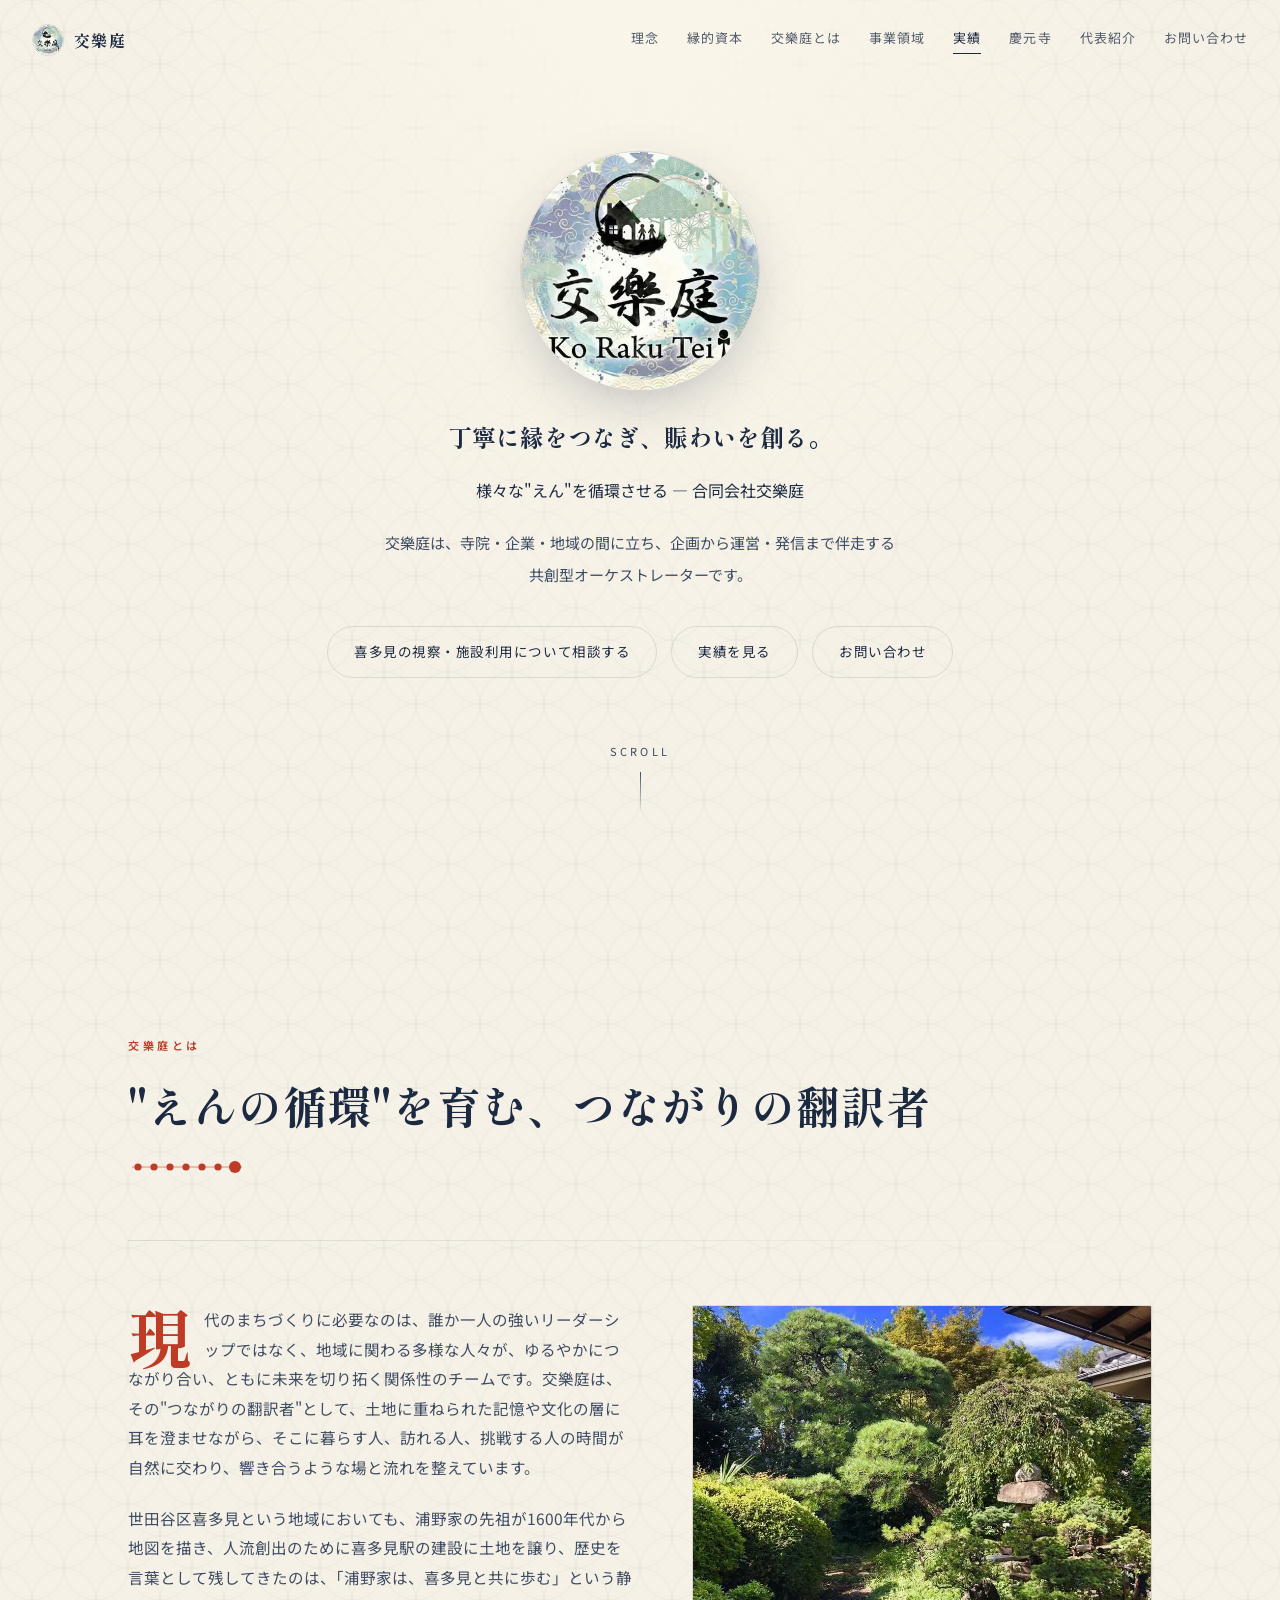
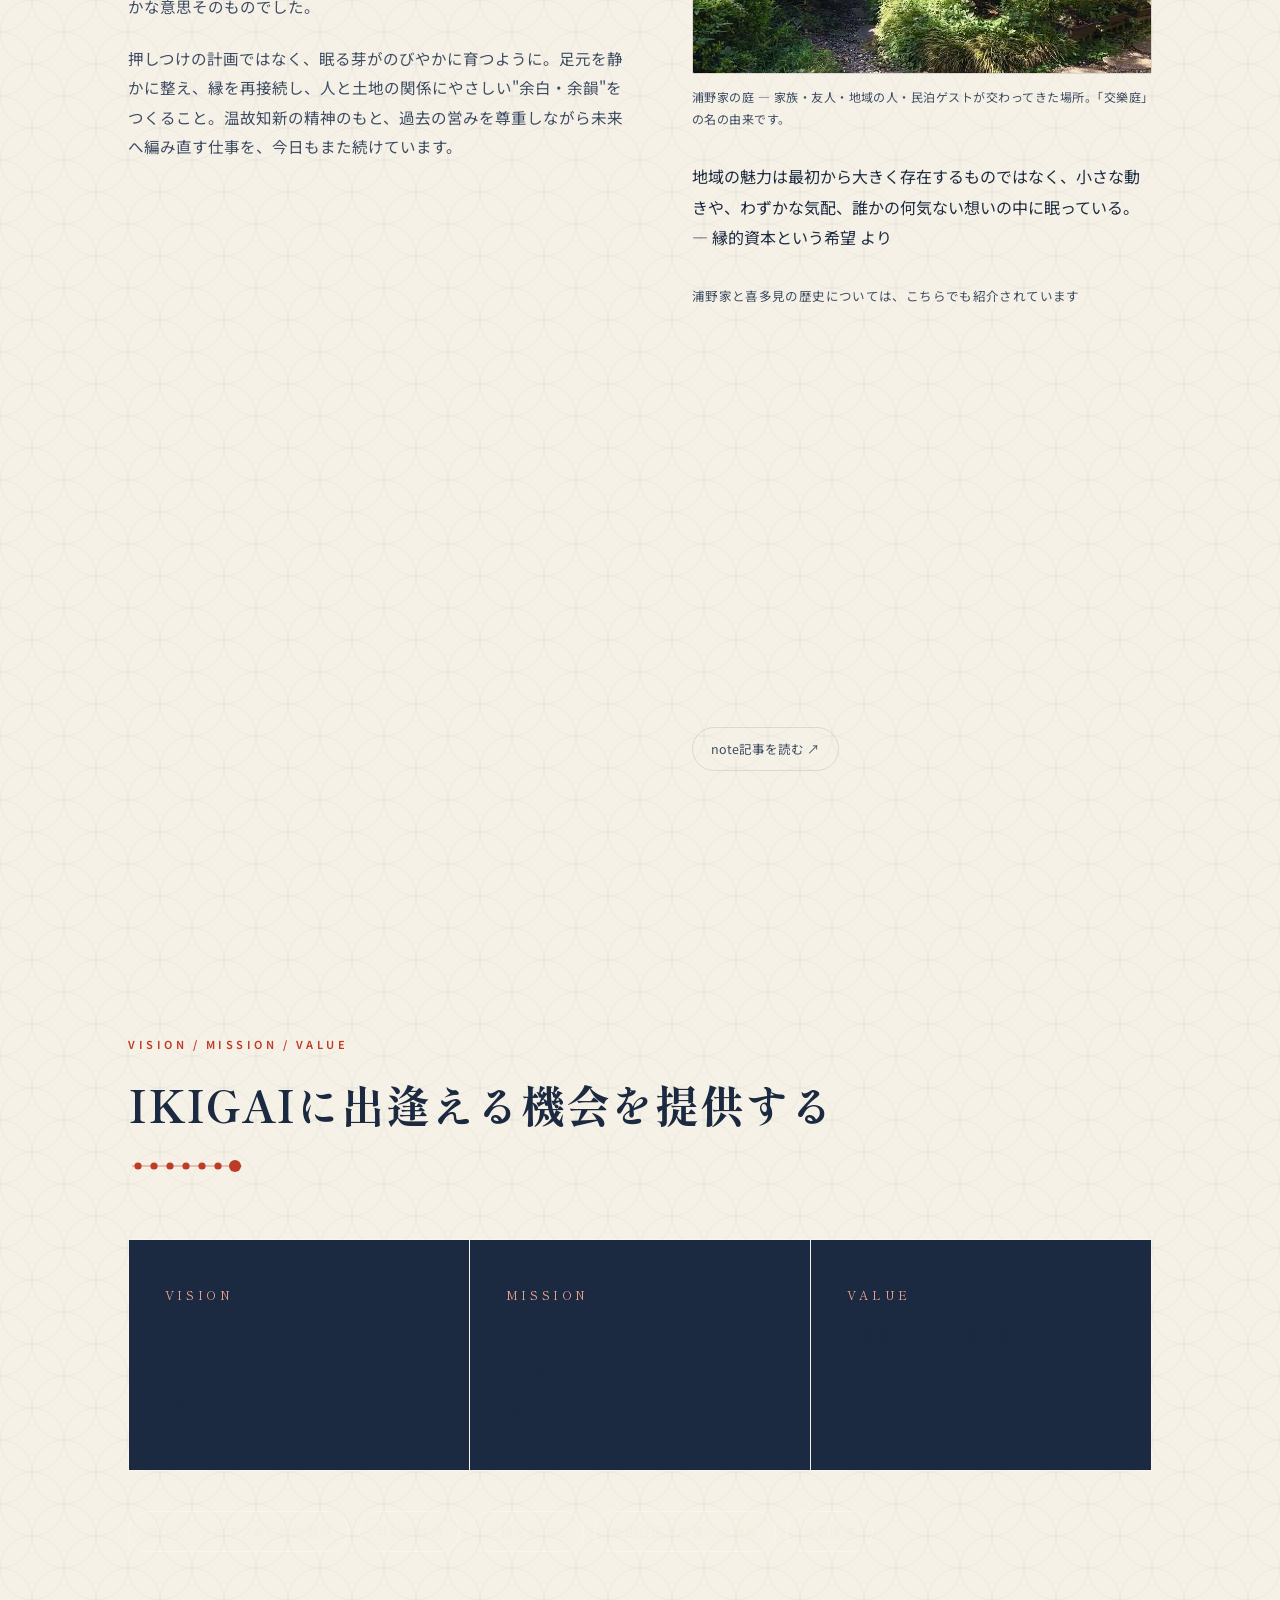
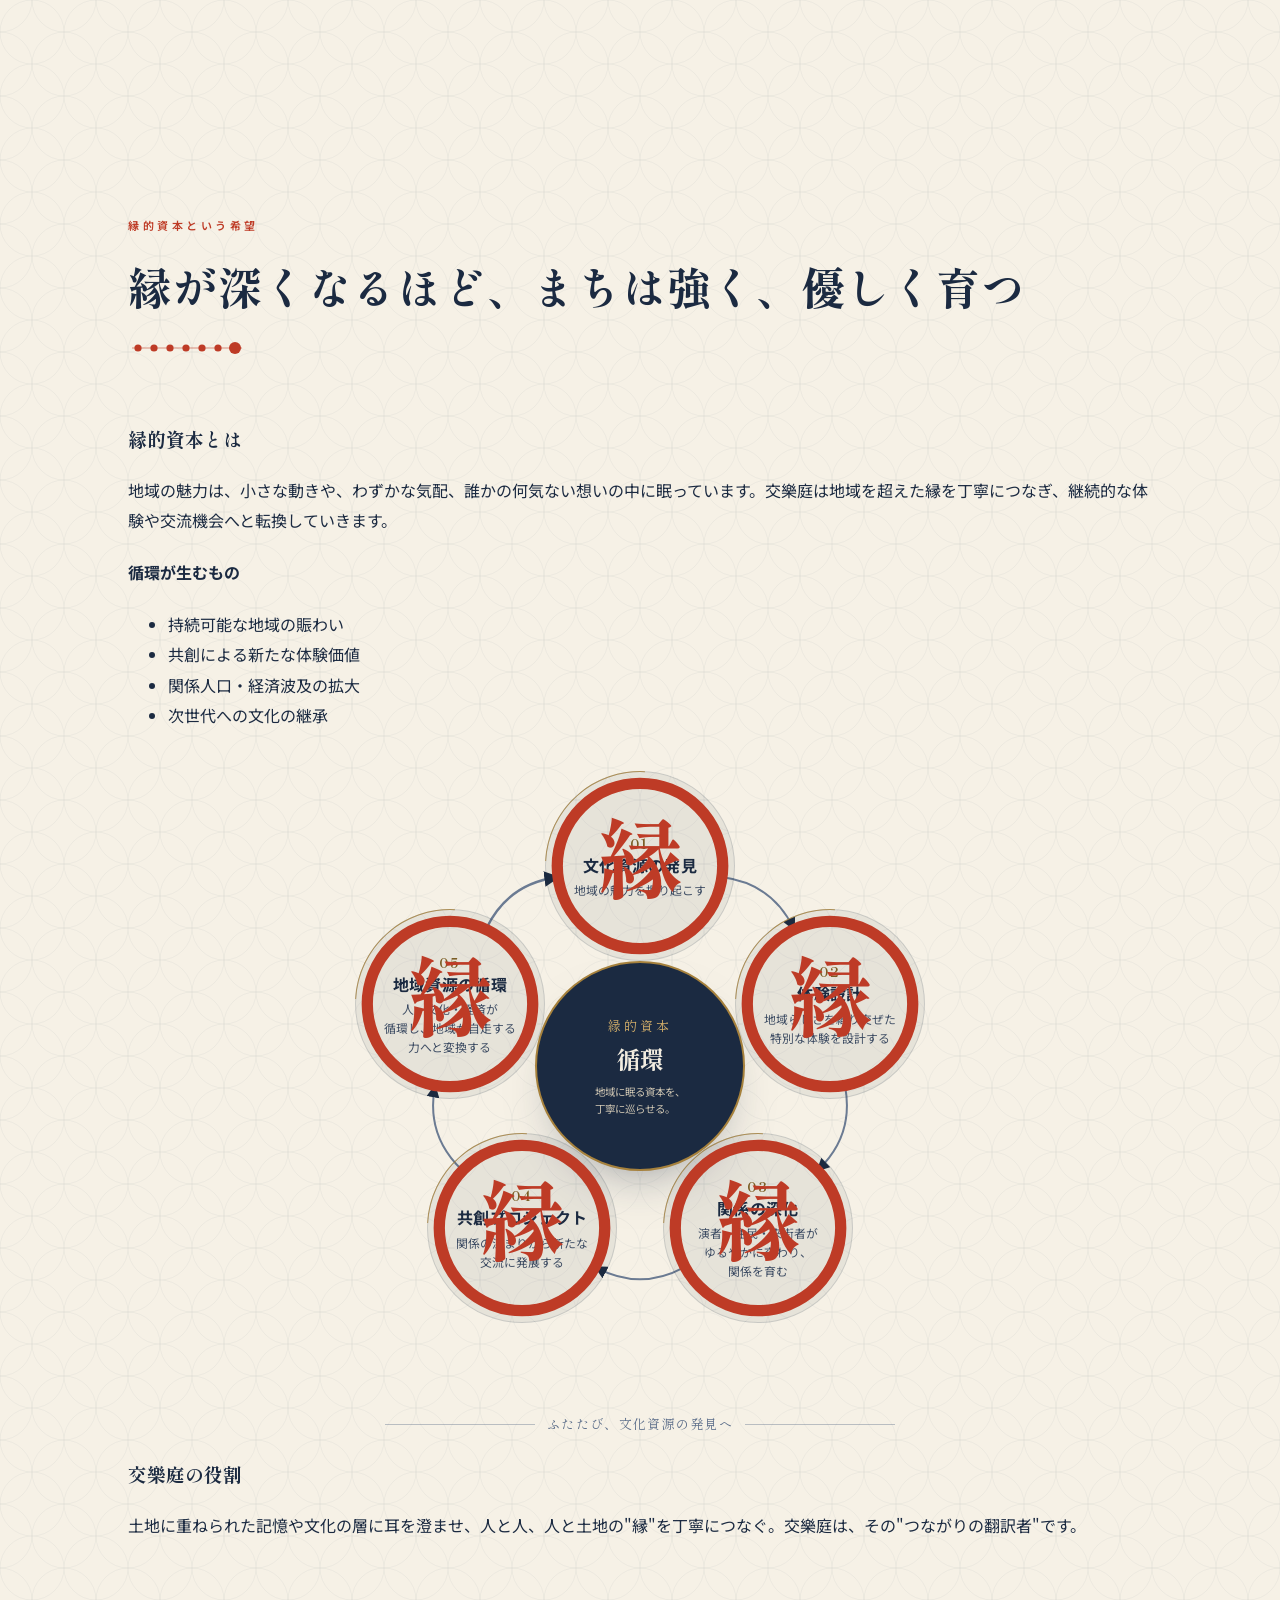
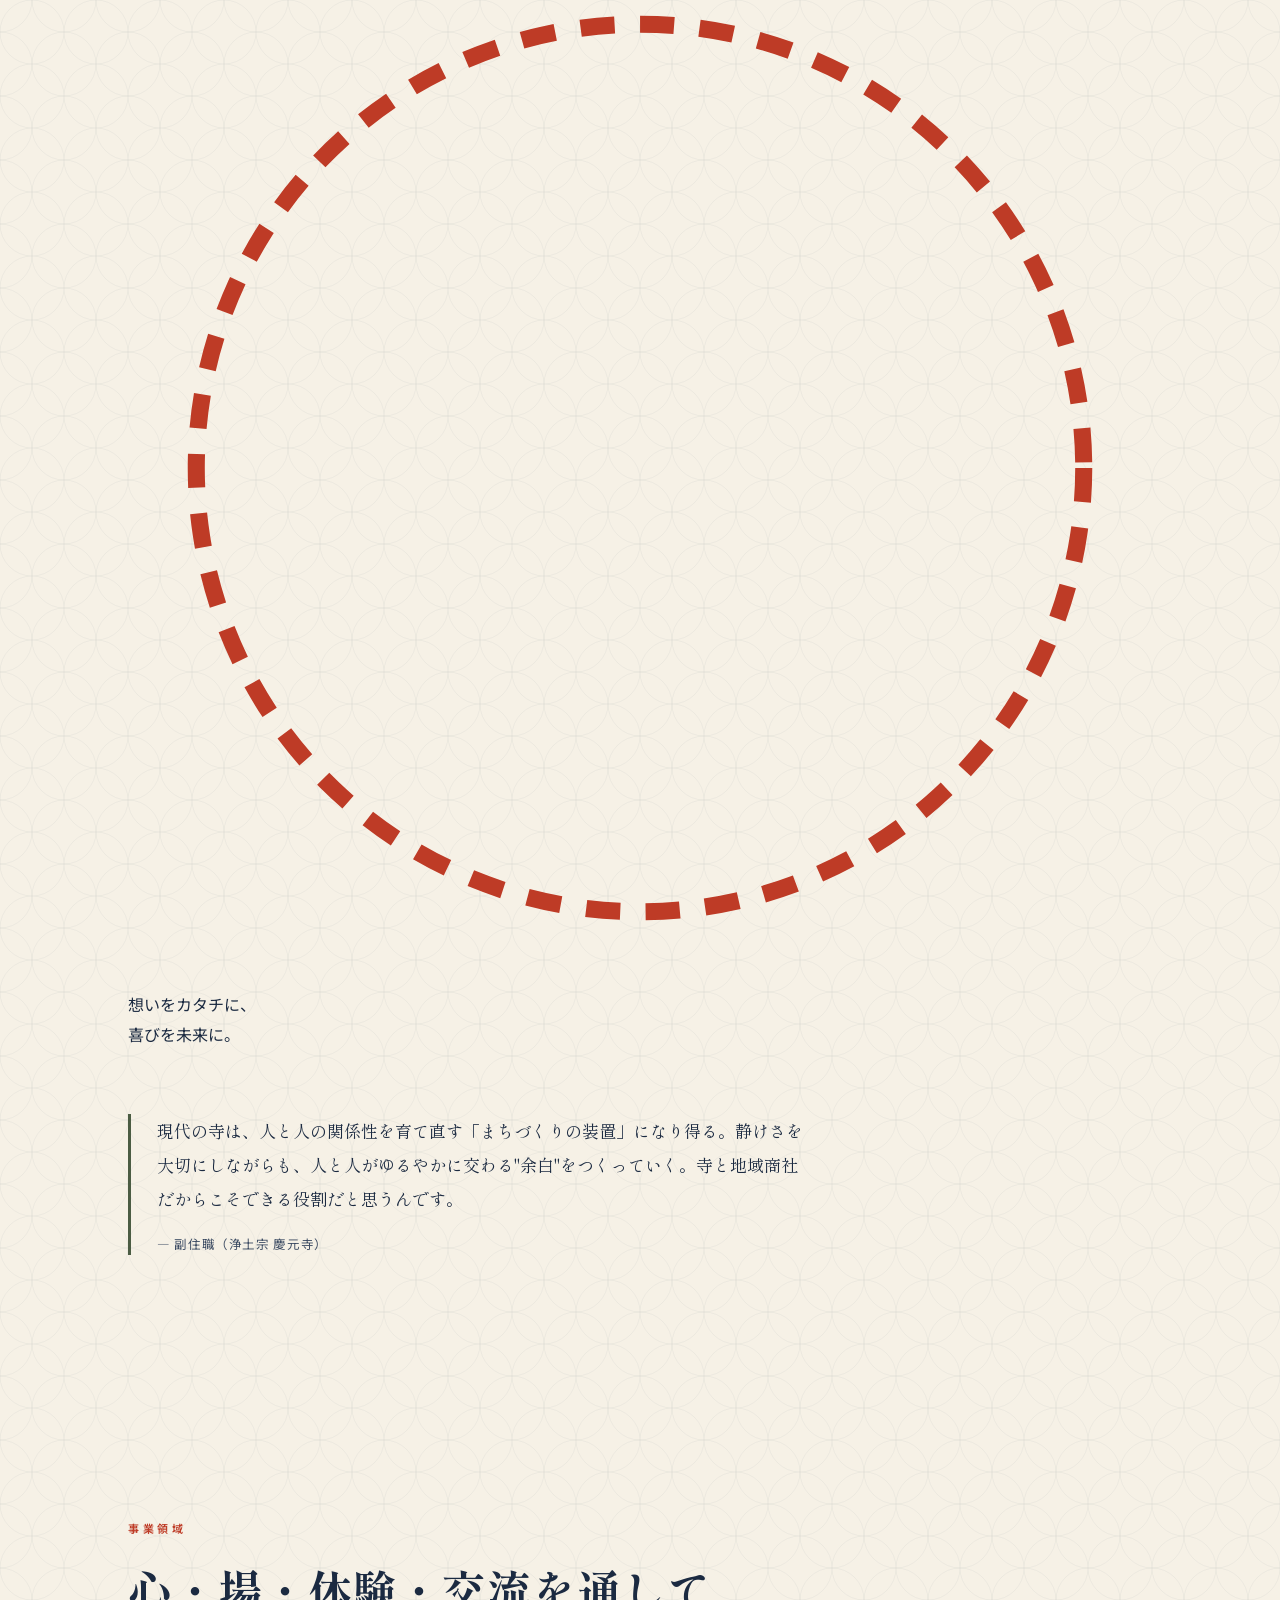
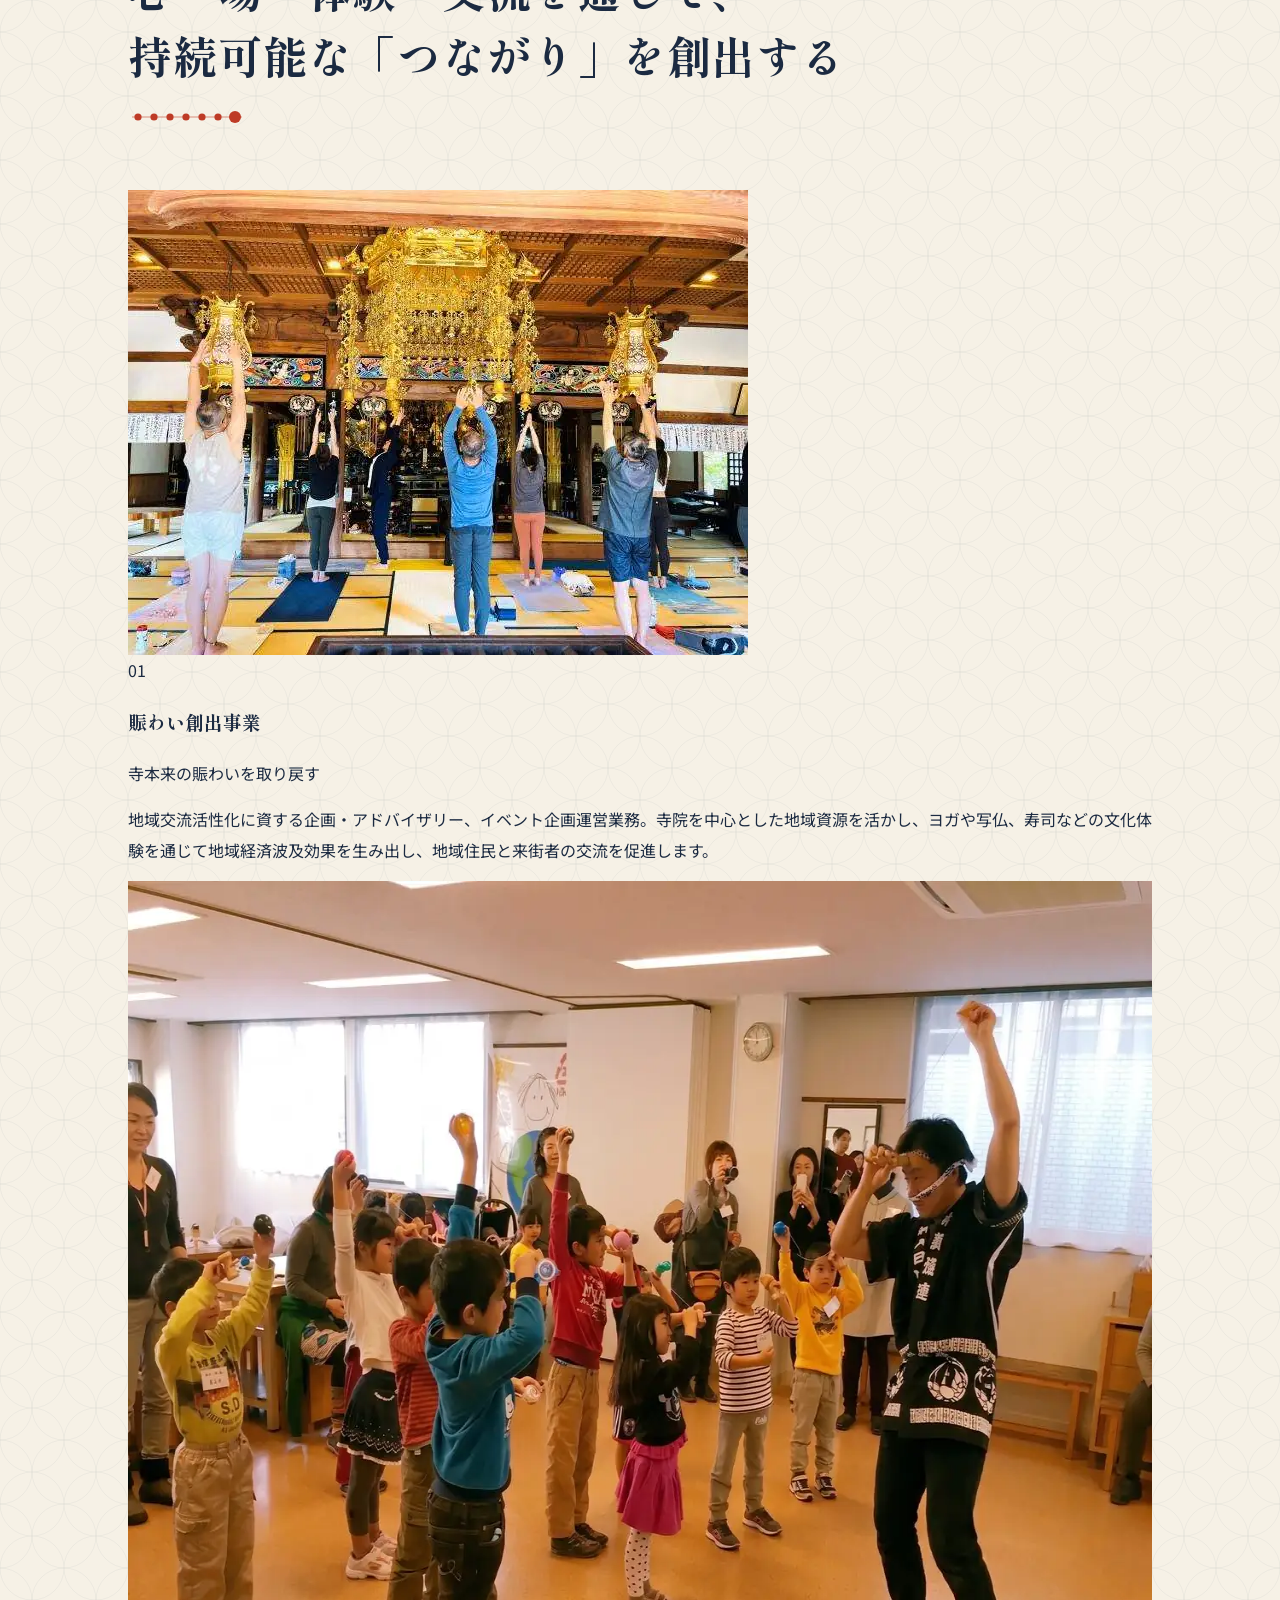
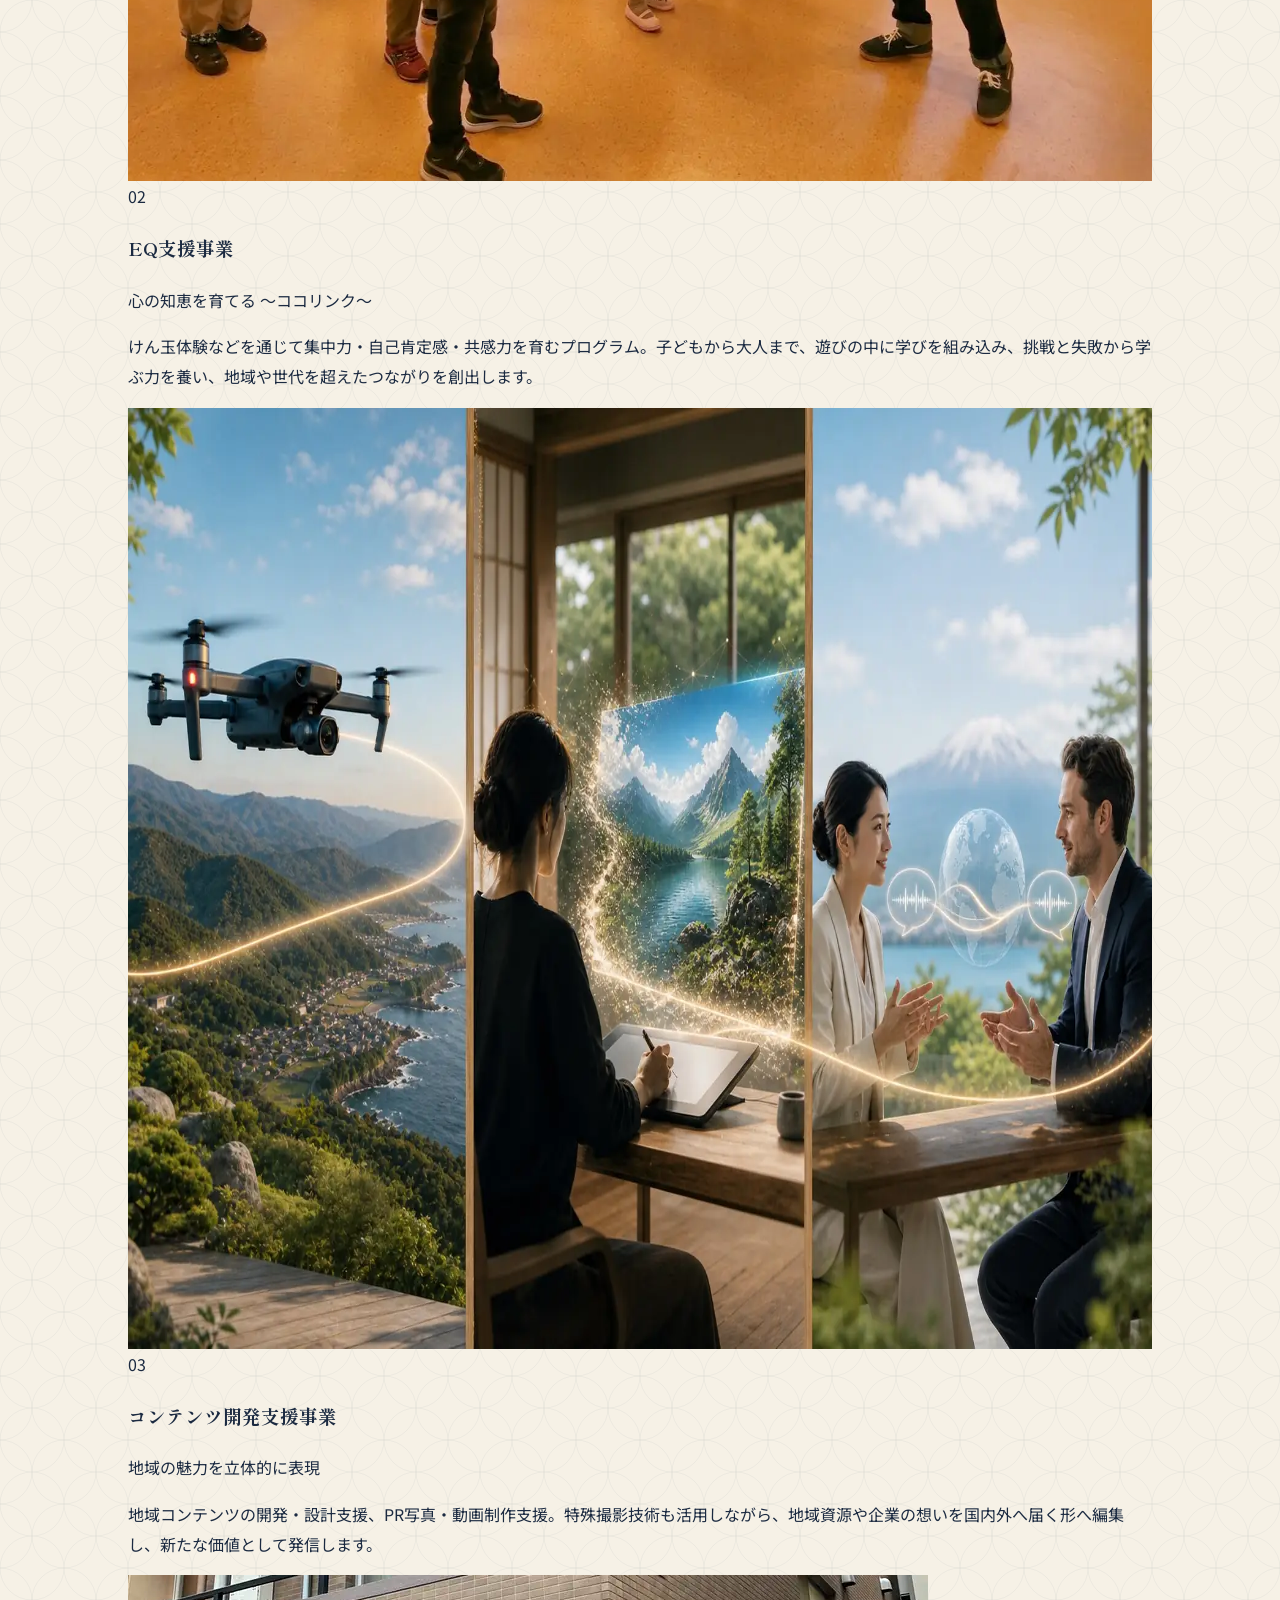
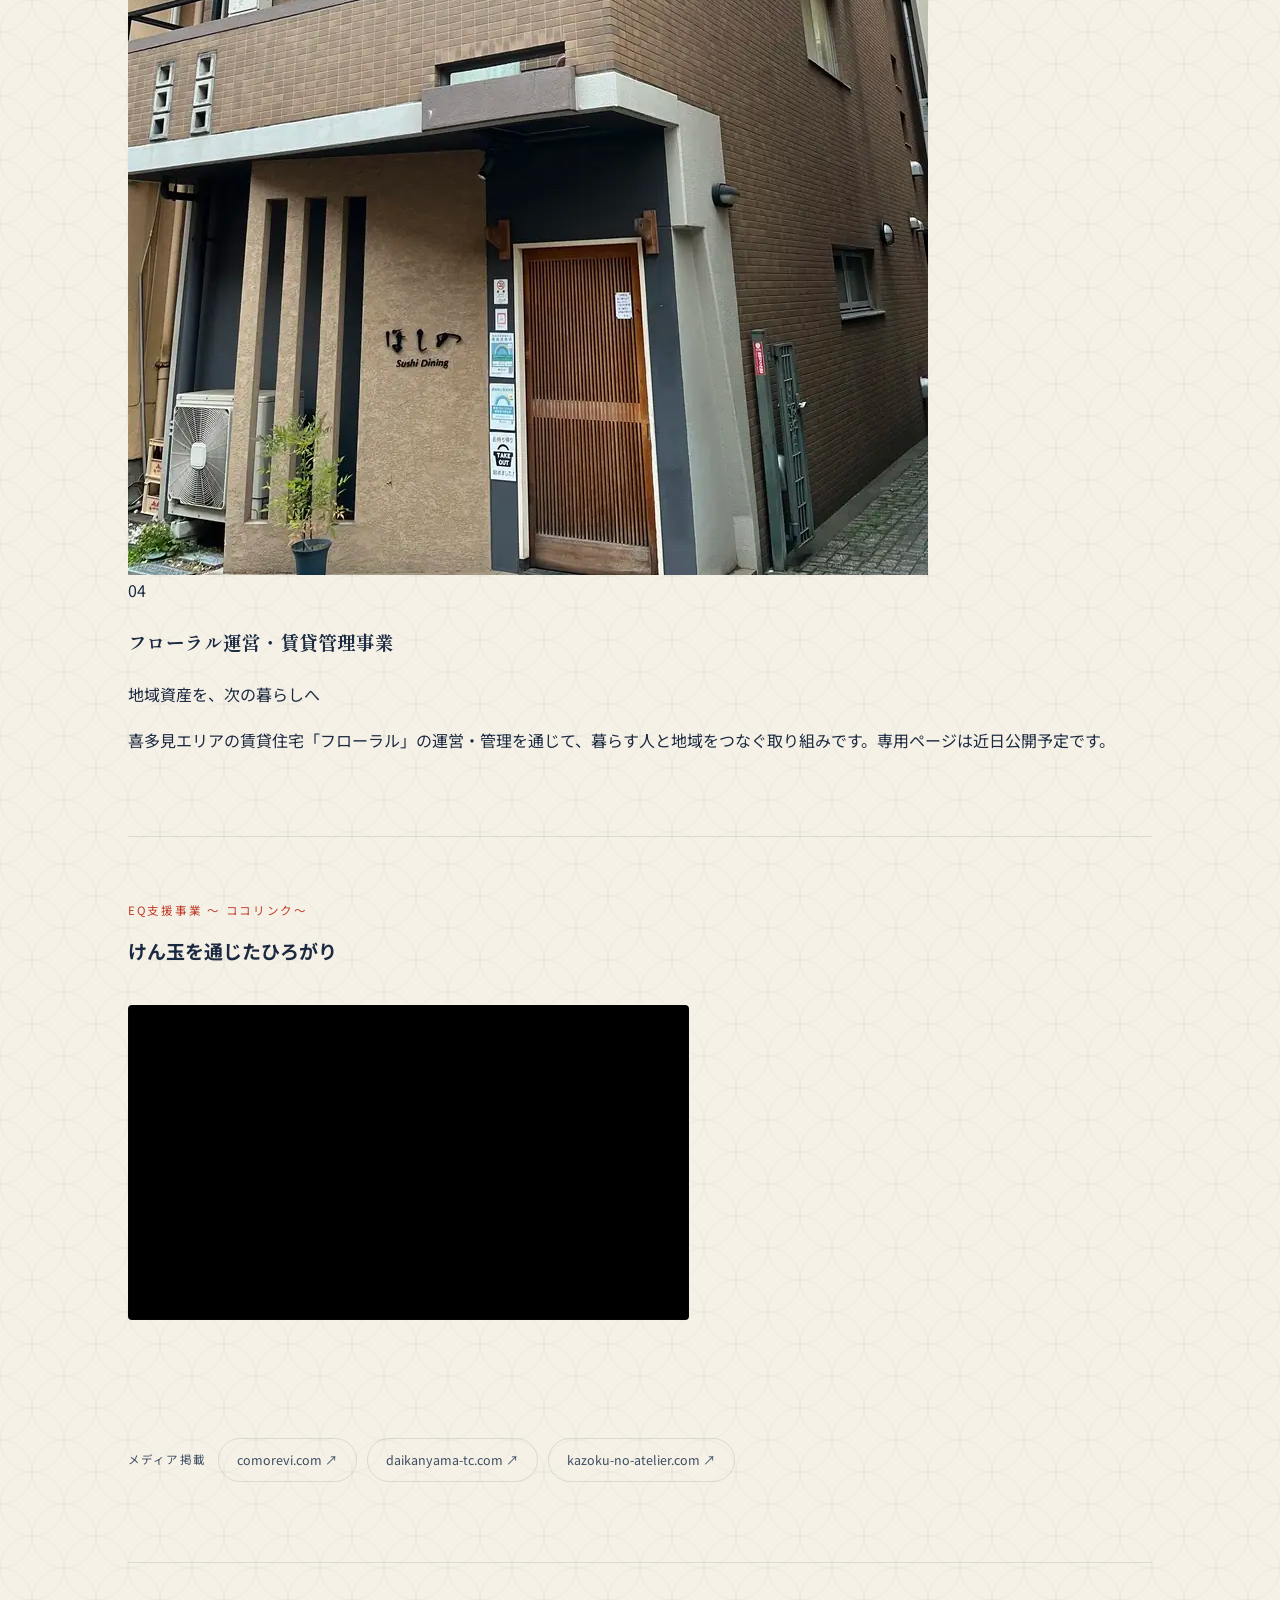
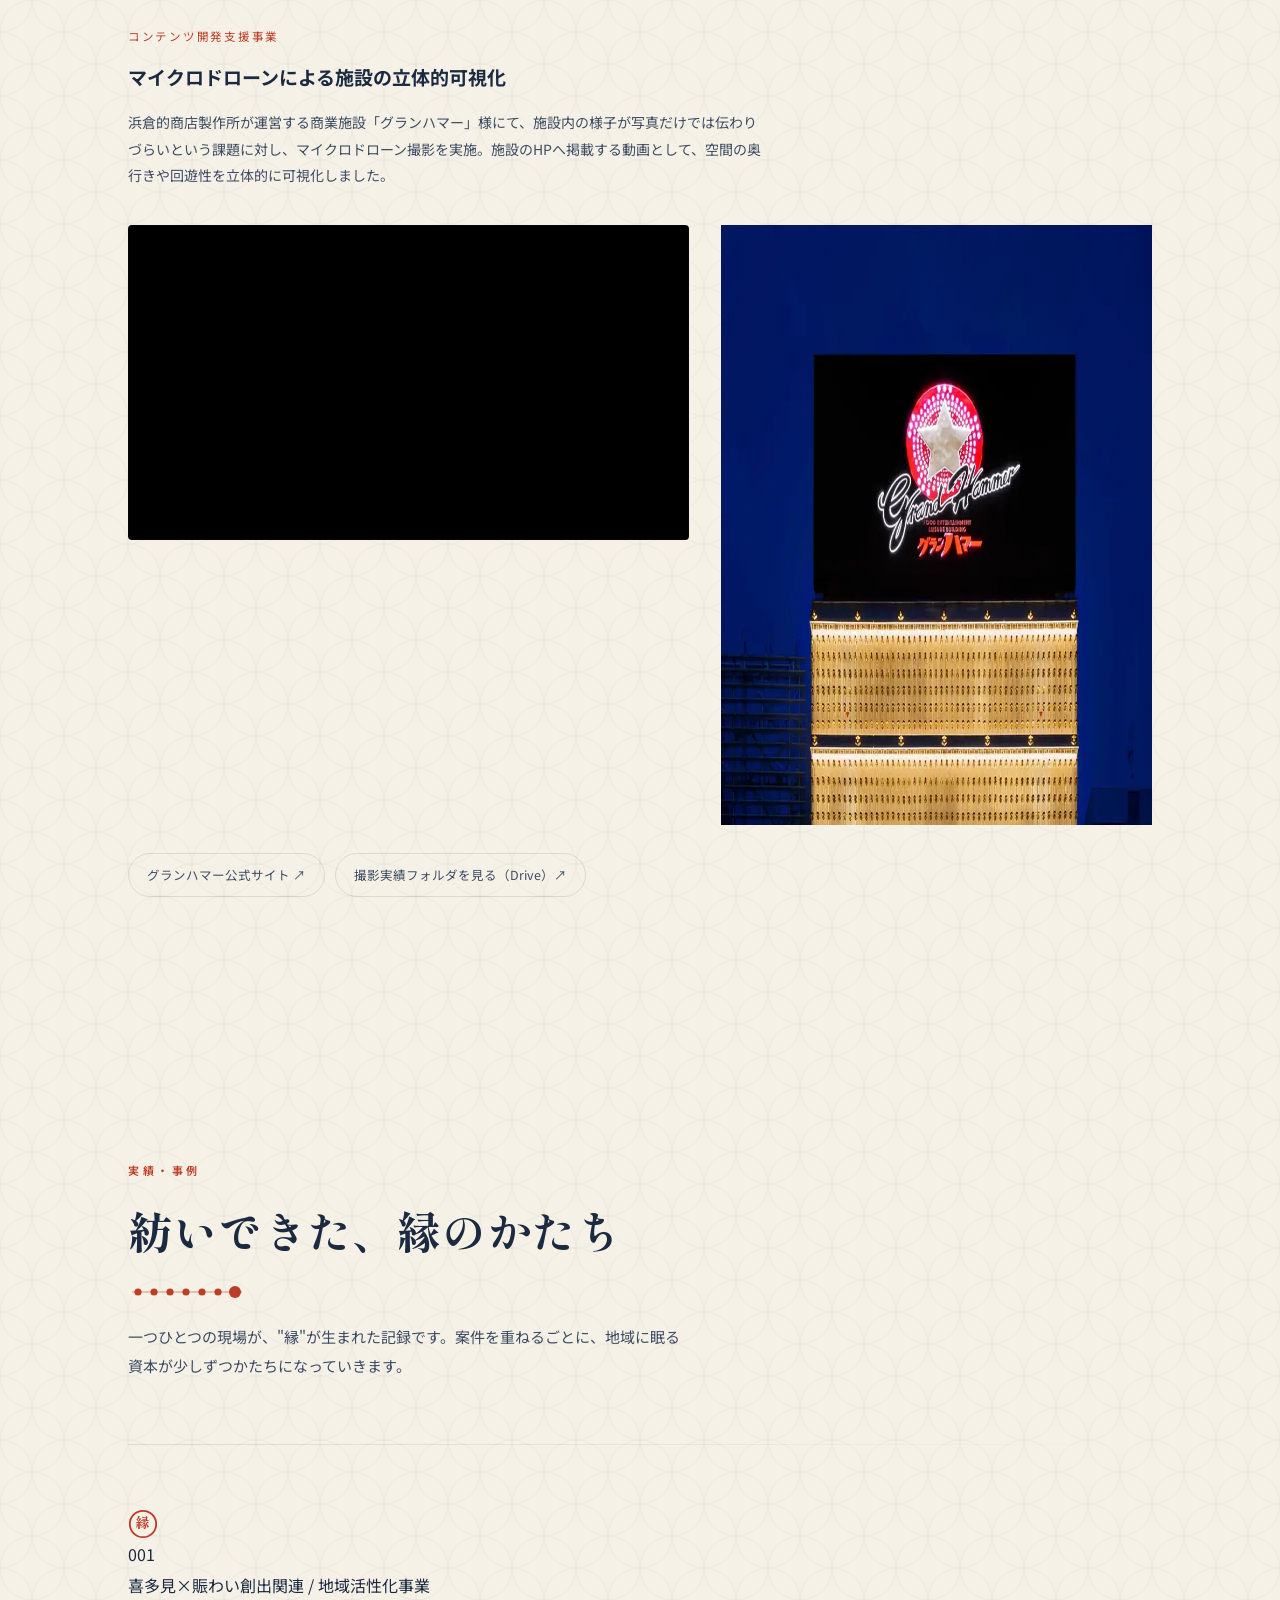
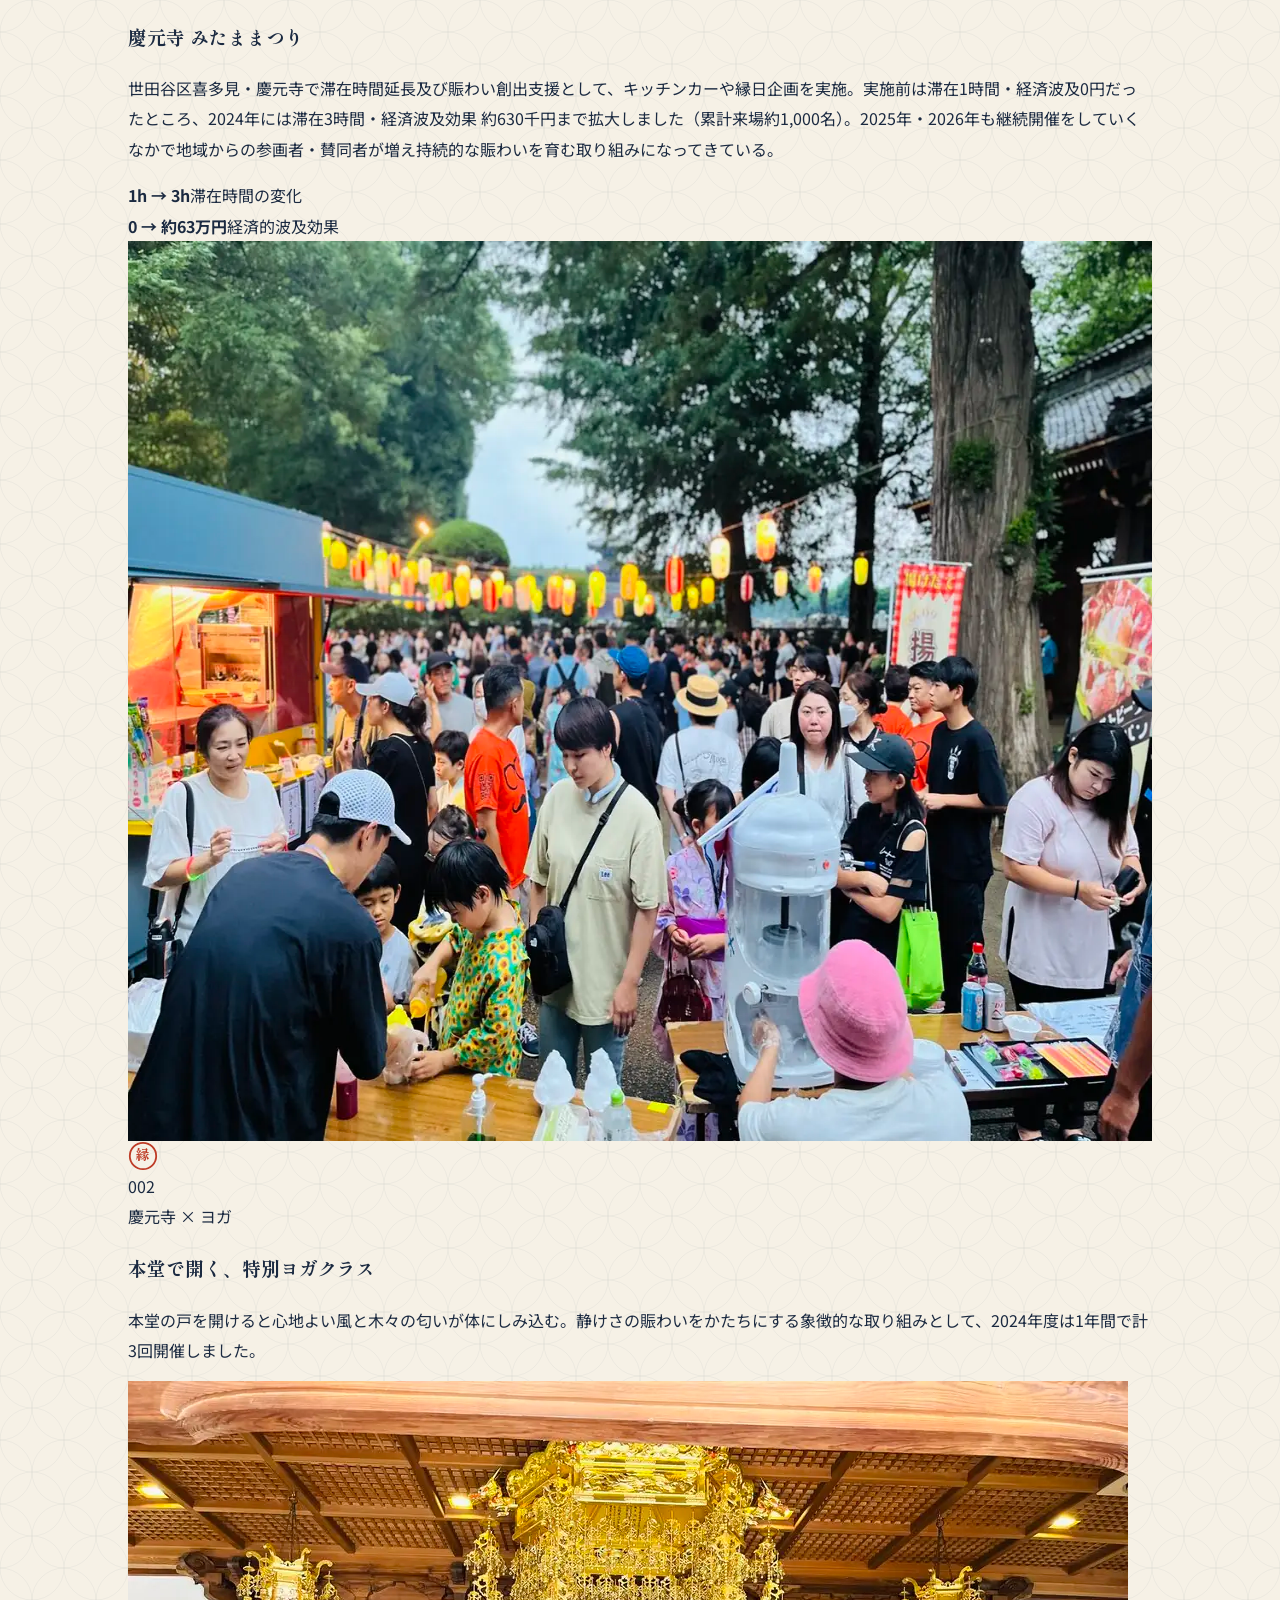
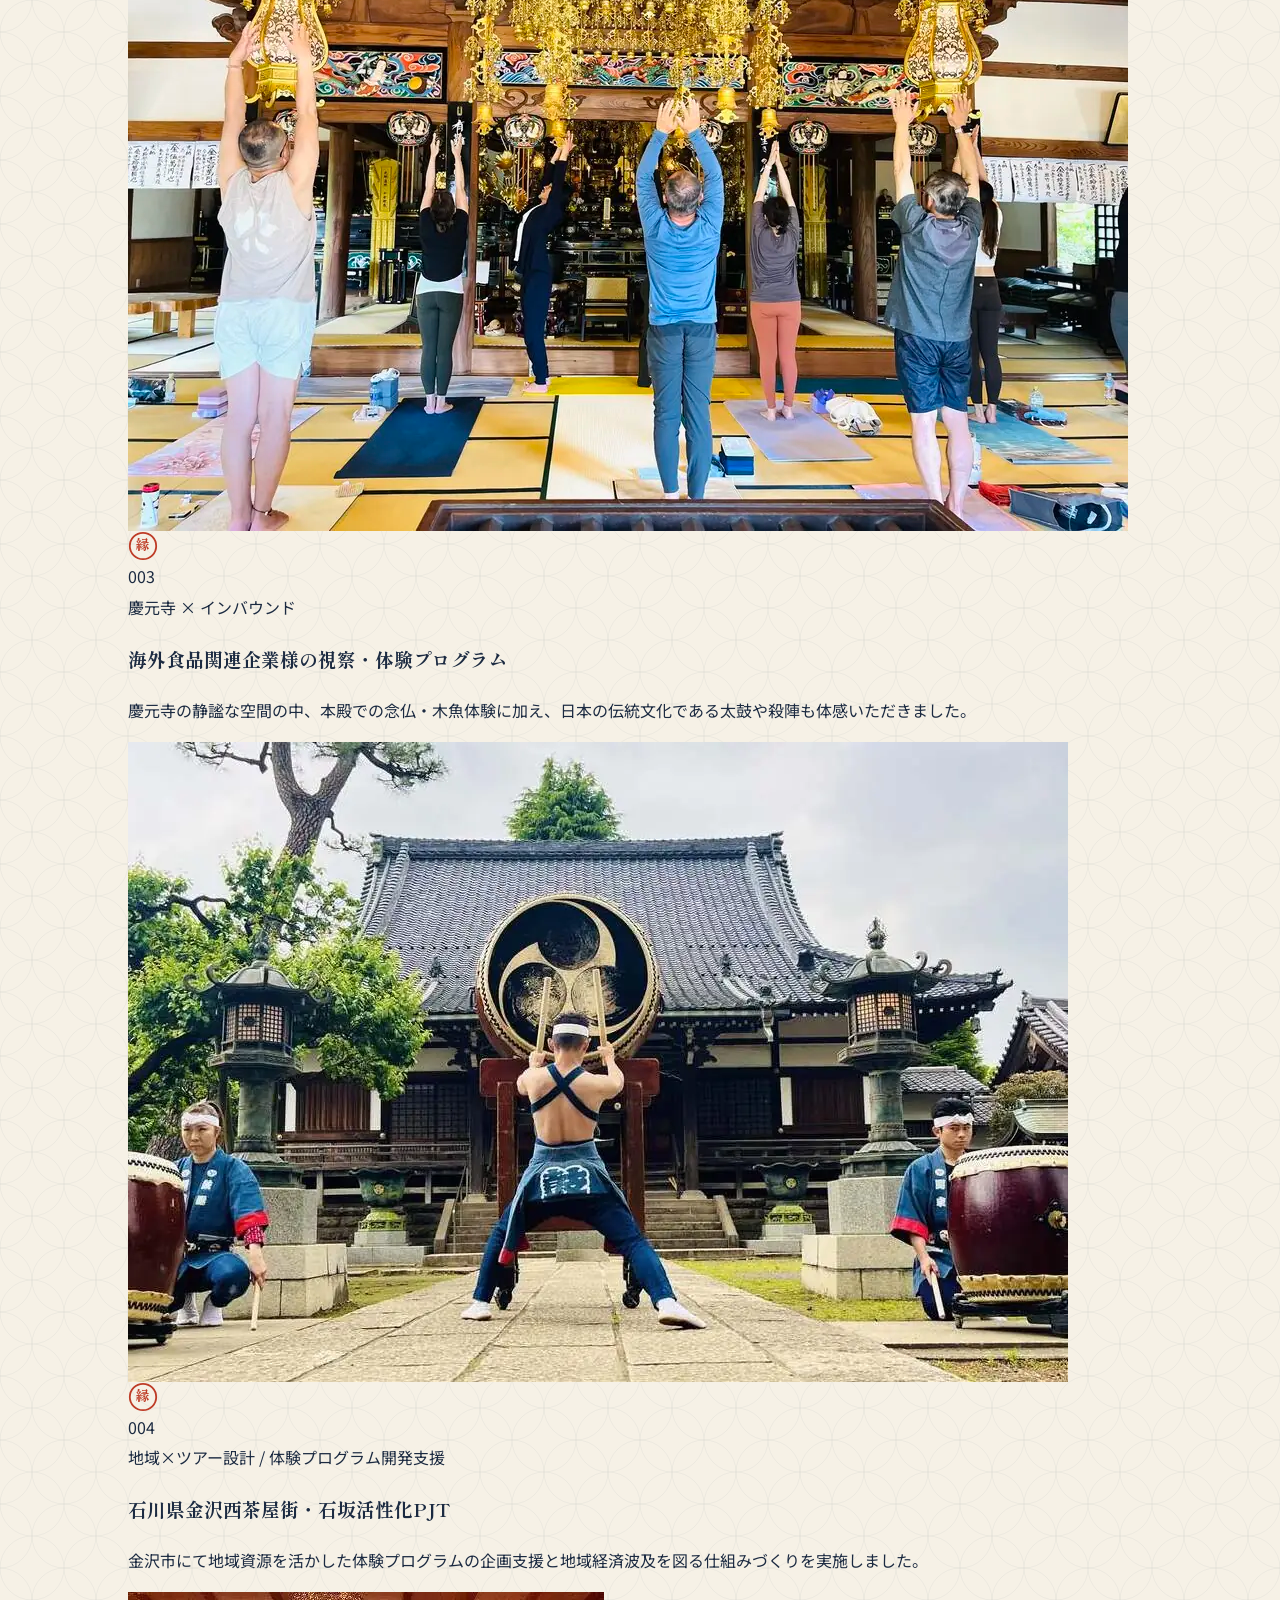
<file: korakutei.html>
<!DOCTYPE html>
<html lang="ja">
<head>
<meta charset="UTF-8">
<meta name="viewport" content="width=device-width, initial-scale=1.0">
<title>交樂庭 KORAKUTEI | 想いをカタチに、喜びを未来に。</title>
<meta name="description" content="合同会社交樂庭は、世田谷区喜多見を拠点に、寺院・企業・地域をつなぐ賑わい創出、文化体験、EQ支援、地域コンテンツ開発を行っています。">

<!-- TODO: 公開ドメイン確定後、下記のURL（https://korakutei.example/ の部分）を実際のURLに差し替えてください -->
<link rel="canonical" href="https://korakutei.example/">
<meta property="og:type" content="website">
<meta property="og:locale" content="ja_JP">
<meta property="og:site_name" content="交樂庭 KORAKUTEI">
<meta property="og:title" content="交樂庭 KORAKUTEI | 想いをカタチに、喜びを未来に。">
<meta property="og:description" content="合同会社交樂庭は、世田谷区喜多見を拠点に、寺院・企業・地域をつなぐ賑わい創出、文化体験、EQ支援、地域コンテンツ開発を行っています。">
<meta property="og:url" content="https://korakutei.example/">
<meta property="og:image" content="https://korakutei.example/assets/img/og-image.jpg">
<meta property="og:image:width" content="1200">
<meta property="og:image:height" content="630">
<meta name="twitter:card" content="summary_large_image">
<meta name="twitter:title" content="交樂庭 KORAKUTEI | 想いをカタチに、喜びを未来に。">
<meta name="twitter:description" content="合同会社交樂庭は、世田谷区喜多見を拠点に、寺院・企業・地域をつなぐ賑わい創出、文化体験、EQ支援、地域コンテンツ開発を行っています。">
<meta name="twitter:image" content="https://korakutei.example/assets/img/og-image.jpg">

<link rel="icon" href="favicon.ico" sizes="any">
<link rel="icon" type="image/png" sizes="192x192" href="assets/img/icon-192.png">
<link rel="icon" type="image/png" sizes="512x512" href="assets/img/icon-512.png">
<link rel="apple-touch-icon" href="assets/img/apple-touch-icon.png">

<link rel="preconnect" href="https://fonts.googleapis.com">
<link href="https://fonts.googleapis.com/css2?family=Shippori+Mincho:wght@400;500;600;700;800&family=Noto+Serif+JP:wght@400;500;600&family=Noto+Sans+JP:wght@300;400;500;600;700&display=swap" rel="stylesheet">
<link rel="stylesheet" href="assets/css/style.css">

<script type="application/ld+json">
{
  "@context": "https://schema.org",
  "@type": "Organization",
  "name": "合同会社交樂庭",
  "alternateName": "KORAKUTEI",
  "url": "https://korakutei.example/",
  "logo": "https://korakutei.example/assets/img/logo.jpg",
  "email": "korakutei29@gmail.com",
  "description": "世田谷区喜多見を拠点に、寺院・企業・地域をつなぐ賑わい創出、文化体験、EQ支援、地域コンテンツ開発を行う地域商社。"
}
</script>
<script type="application/ld+json">
{
  "@context": "https://schema.org",
  "@type": "Place",
  "name": "慶元寺（KEIGENJI）",
  "address": {
    "@type": "PostalAddress",
    "streetAddress": "喜多見4丁目17-1",
    "addressLocality": "世田谷区",
    "addressRegion": "東京都",
    "postalCode": "157-0067",
    "addressCountry": "JP"
  }
}
</script>
</head>
<body>

<header>
  <div class="brandmark"><picture><source srcset="assets/img/logo.webp" type="image/webp"><img src="assets/img/logo.jpg" width="400" height="400" loading="eager" decoding="async" alt="交樂庭ロゴ"></picture>交樂庭</div>
  <button type="button" class="nav-toggle" id="navToggle" aria-expanded="false" aria-controls="primaryNav" aria-label="メニューを開く">
    <span class="nav-toggle-bar"></span>
    <span class="nav-toggle-bar"></span>
    <span class="nav-toggle-bar"></span>
  </button>
  <nav id="primaryNav">
    <a href="#vmv">理念</a>
    <a href="#capital">縁的資本</a>
    <a href="#about">交樂庭とは</a>
    <a href="#business">事業領域</a>
    <a href="#track">実績</a>
    <a href="#venue">慶元寺</a>
    <a href="#rep">代表紹介</a>
    <a href="#contact" class="nav-contact">お問い合わせ</a>
  </nav>
</header>

<section class="hero">
  <div class="hero-logo"><picture><source srcset="assets/img/logo.webp" type="image/webp"><img src="assets/img/logo.jpg" width="400" height="400" loading="eager" fetchpriority="high" decoding="async" alt="交樂庭 KO RAKU TEI ロゴ"></picture></div>
  <h1 class="tagline">丁寧に縁をつなぎ、賑わいを創る。</h1>
  <div class="subline">様々な"えん"を循環させる ― 合同会社交樂庭</div>
  <p class="hero-desc">交樂庭は、寺院・企業・地域の間に立ち、企画から運営・発信まで伴走する共創型オーケストレーターです。</p>
  <div class="hero-cta">
    <a href="#venue" class="btn btn-outline">喜多見の視察・施設利用について相談する</a>
    <a href="#track" class="btn btn-outline">実績を見る</a>
    <a href="#contact" class="btn btn-outline">お問い合わせ</a>
  </div>
  <a href="#about" class="scroll-cue" aria-label="次のセクションへスクロール"><span>SCROLL</span><span class="line"></span></a>
</section>

<section class="sec reveal" id="about">
  <div class="wrap">
    <div class="sec-head">
      <span class="eyebrow">交樂庭とは</span>
      <h2>"えんの循環"を育む、つながりの翻訳者</h2>
    </div>
    <div class="rule"></div>
    <div class="about-body">
      <div>
        <p class="lede">現代のまちづくりに必要なのは、誰か一人の強いリーダーシップではなく、地域に関わる多様な人々が、ゆるやかにつながり合い、ともに未来を切り拓く関係性のチームです。交樂庭は、その"つながりの翻訳者"として、土地に重ねられた記憶や文化の層に耳を澄ませながら、そこに暮らす人、訪れる人、挑戦する人の時間が自然に交わり、響き合うような場と流れを整えています。</p>
        <p>世田谷区喜多見という地域においても、浦野家の先祖が1600年代から地図を描き、人流創出のために喜多見駅の建設に土地を譲り、歴史を言葉として残してきたのは、「浦野家は、喜多見と共に歩む」という静かな意思そのものでした。</p>
        <p>押しつけの計画ではなく、眠る芽がのびやかに育つように。足元を静かに整え、縁を再接続し、人と土地の関係にやさしい"余白・余韻"をつくること。温故知新の精神のもと、過去の営みを尊重しながら未来へ編み直す仕事を、今日もまた続けています。</p>
      </div>
      <div>
        <div class="about-photo">
          <picture><source srcset="assets/img/about-garden.webp" type="image/webp"><img src="assets/img/about-garden.jpg" width="900" height="720" loading="lazy" decoding="async" alt="浦野家の庭"></picture>
          <div class="cap">浦野家の庭 ― 家族・友人・地域の人・民泊ゲストが交わってきた場所。「交樂庭」の名の由来です。</div>
        </div>
        <div class="about-quote">
          地域の魅力は最初から大きく存在するものではなく、小さな動きや、わずかな気配、誰かの何気ない想いの中に眠っている。
          <span class="who">— 縁的資本という希望 より</span>
        </div>
        <div class="note-ref">
          <div class="note-ref-label">浦野家と喜多見の歴史については、こちらでも紹介されています</div>
          <div class="note-embed-wrap">
            <iframe class="note-embed" style="border:0;width:100%;height:405px;" src="https://note.com/embed/notes/n71a9dc6bd44f" title="浦野家の歴史・note記事"></iframe>
          </div>
          <a class="ext-link" href="https://note.com/jtb_note/n/n71a9dc6bd44f" target="_blank" rel="noopener">note記事を読む ↗</a>
        </div>
      </div>
    </div>
  </div>
</section>

<section class="sec vmv reveal" id="vmv">
  <div class="wrap">
    <div class="sec-head">
      <span class="eyebrow">Vision / Mission / Value</span>
      <h2>IKIGAIに出逢える機会を提供する</h2>
    </div>
    <div class="vmv-grid">
      <div class="vmv-card">
        <div class="k">VISION</div>
        <div class="v">IKIGAIに<br>出逢える機会を<br>提供する</div>
      </div>
      <div class="vmv-card">
        <div class="k">MISSION</div>
        <div class="v">ワクワクする<br>交流機会を<br>創造する</div>
      </div>
      <div class="vmv-card">
        <div class="k">VALUE</div>
        <div class="v" style="font-size:15px;font-weight:400;line-height:2;">消費者・利用者目線を第一に</div>
      </div>
    </div>
    <div class="vmv-values">
      <span>遊び心・ワクワクある価値提供</span>
      <span>共助の精神</span>
      <span>ご縁を大切に</span>
      <span>世田谷区喜多見への貢献</span>
      <span>情報連携</span>
    </div>
  </div>
</section>

<section class="sec reveal" id="capital">
  <div class="wrap">
    <div class="sec-head">
      <span class="eyebrow">縁的資本という希望</span>
      <h2>縁が深くなるほど、まちは強く、優しく育つ</h2>
    </div>

    <div class="capital-layout">
      <div class="capital-side capital-side-left">
        <h3 class="capital-side-title">縁的資本とは</h3>
        <p class="capital-side-text">地域の魅力は、小さな動きや、わずかな気配、誰かの何気ない想いの中に眠っています。交樂庭は地域を超えた縁を丁寧につなぎ、継続的な体験や交流機会へと転換していきます。</p>
        <h4 class="capital-value-title">循環が生むもの</h4>
        <ul class="capital-value-list">
          <li>持続可能な地域の賑わい</li>
          <li>共創による新たな体験価値</li>
          <li>関係人口・経済波及の拡大</li>
          <li>次世代への文化の継承</li>
        </ul>
      </div>

      <div class="capital-center-col">
        <div class="cycle-radial">
          <svg viewBox="0 0 640 640" aria-hidden="true">
            <defs>
              <marker id="cycleArrow" viewBox="0 0 10 10" refX="8" refY="5" markerWidth="6.5" markerHeight="6.5" orient="auto-start-reverse">
                <path d="M0,0 L10,5 L0,10 z" fill="var(--ink)"></path>
              </marker>
            </defs>
            <path class="arrow-path" pathLength="1" marker-end="url(#cycleArrow)" d="M403.2,131.3 Q452.3,138.0 473.7,182.5"></path>
            <path class="arrow-path" pathLength="1" marker-end="url(#cycleArrow)" d="M525.2,340.9 Q534.0,389.5 498.3,423.7"></path>
            <path class="arrow-path" pathLength="1" marker-end="url(#cycleArrow)" d="M363.6,521.6 Q320,545 276.4,521.6"></path>
            <path class="arrow-path" pathLength="1" marker-end="url(#cycleArrow)" d="M141.7,423.7 Q106.0,389.5 114.8,340.9"></path>
            <path class="arrow-path return" pathLength="1" marker-end="url(#cycleArrow)" d="M166.3,182.5 Q187.7,138.0 236.8,131.3"></path>
          </svg>
          <div class="cycle-center">
            <span class="k">縁的資本</span>
            <span class="v">循環</span>
            <span class="d">地域に眠る資本を、<br>丁寧に巡らせる。</span>
          </div>
          <div class="cycle-node" style="left:50%;top:18.75%;">
            <span class="stamp-icon"><svg viewBox="0 0 100 100"><circle cx="50" cy="50" r="44" fill="none" stroke="var(--vermillion)" stroke-width="6"></circle><text x="50" y="64" text-anchor="middle" font-family="Shippori Mincho, serif" font-size="46" font-weight="800" fill="var(--vermillion)">縁</text></svg></span>
            <span class="num">01</span>
            <span class="title">文化資源の発見</span>
            <span class="desc">地域の魅力を掘り起こす</span>
          </div>
          <div class="cycle-node" style="left:79.7%;top:40.3%;">
            <span class="stamp-icon"><svg viewBox="0 0 100 100"><circle cx="50" cy="50" r="44" fill="none" stroke="var(--vermillion)" stroke-width="6"></circle><text x="50" y="64" text-anchor="middle" font-family="Shippori Mincho, serif" font-size="46" font-weight="800" fill="var(--vermillion)">縁</text></svg></span>
            <span class="num">02</span>
            <span class="title">体験設計</span>
            <span class="desc">地域らしさを織り交ぜた特別な体験を設計する</span>
          </div>
          <div class="cycle-node" style="left:68.4%;top:75.3%;">
            <span class="stamp-icon"><svg viewBox="0 0 100 100"><circle cx="50" cy="50" r="44" fill="none" stroke="var(--vermillion)" stroke-width="6"></circle><text x="50" y="64" text-anchor="middle" font-family="Shippori Mincho, serif" font-size="46" font-weight="800" fill="var(--vermillion)">縁</text></svg></span>
            <span class="num">03</span>
            <span class="title">関係の深化</span>
            <span class="desc">演者・住民・来街者がゆるやかに交わり、関係を育む</span>
          </div>
          <div class="cycle-node" style="left:31.6%;top:75.3%;">
            <span class="stamp-icon"><svg viewBox="0 0 100 100"><circle cx="50" cy="50" r="44" fill="none" stroke="var(--vermillion)" stroke-width="6"></circle><text x="50" y="64" text-anchor="middle" font-family="Shippori Mincho, serif" font-size="46" font-weight="800" fill="var(--vermillion)">縁</text></svg></span>
            <span class="num">04</span>
            <span class="title">共創プロジェクト</span>
            <span class="desc">関係の深まりから新たな交流に発展する</span>
          </div>
          <div class="cycle-node" style="left:20.3%;top:40.3%;">
            <span class="stamp-icon"><svg viewBox="0 0 100 100"><circle cx="50" cy="50" r="44" fill="none" stroke="var(--vermillion)" stroke-width="6"></circle><text x="50" y="64" text-anchor="middle" font-family="Shippori Mincho, serif" font-size="46" font-weight="800" fill="var(--vermillion)">縁</text></svg></span>
            <span class="num">05</span>
            <span class="title">地域資源の循環</span>
            <span class="desc">人・文化・経済が循環し、地域が自走する力へと変換する</span>
          </div>
        </div>

        <ol class="cycle-steps">
          <li class="cycle-step">
            <div class="num">01</div>
            <h3>文化資源の発見</h3>
            <p>地域の魅力を掘り起こす</p>
          </li>
          <li class="cycle-arrow" aria-hidden="true">→</li>
          <li class="cycle-step">
            <div class="num">02</div>
            <h3>体験設計</h3>
            <p>地域らしさを織り交ぜた特別な体験を設計する</p>
          </li>
          <li class="cycle-arrow" aria-hidden="true">→</li>
          <li class="cycle-step">
            <div class="num">03</div>
            <h3>関係の深化</h3>
            <p>演者・住民・来街者がゆるやかに交わり、関係を育む</p>
          </li>
          <li class="cycle-arrow" aria-hidden="true">→</li>
          <li class="cycle-step">
            <div class="num">04</div>
            <h3>共創プロジェクト</h3>
            <p>関係の深まりから新たな交流に発展する</p>
          </li>
          <li class="cycle-arrow" aria-hidden="true">→</li>
          <li class="cycle-step">
            <div class="num">05</div>
            <h3>地域資源の循環</h3>
            <p>人・文化・経済が循環し、地域が自走する力へと変換する</p>
          </li>
        </ol>
        <div class="cycle-loop"><span class="ln"></span>ふたたび、文化資源の発見へ<span class="ln"></span></div>
      </div>

      <div class="capital-side capital-side-right">
        <h3 class="capital-side-title">交樂庭の役割</h3>
        <p class="capital-side-text">土地に重ねられた記憶や文化の層に耳を澄ませ、人と人、人と土地の"縁"を丁寧につなぐ。交樂庭は、その"つながりの翻訳者"です。</p>
        <div class="capital-stamp">
          <svg class="capital-stamp-ring" viewBox="0 0 120 120" aria-hidden="true">
            <circle cx="60" cy="60" r="52" fill="none" stroke="var(--vermillion)" stroke-width="2" stroke-dasharray="4 3"></circle>
          </svg>
          <span class="capital-stamp-text">想いをカタチに、<br>喜びを未来に。</span>
        </div>
      </div>
    </div>

    <div class="testimonial">
      <p>現代の寺は、人と人の関係性を育て直す「まちづくりの装置」になり得る。静けさを大切にしながらも、人と人がゆるやかに交わる"余白"をつくっていく。寺と地域商社だからこそできる役割だと思うんです。</p>
      <span class="who">— 副住職（浄土宗 慶元寺）</span>
    </div>
  </div>
</section>

<section class="sec reveal" id="business">
  <div class="wrap">
    <div class="sec-head">
      <span class="eyebrow">事業領域</span>
      <h2>心・場・体験・交流を通して、<br>持続可能な「つながり」を創出する</h2>
    </div>
  </div>
  <div class="wrap">
    <div class="biz-grid">
      <div class="biz-card">
        <div class="biz-photo"><picture><source srcset="assets/img/biz-nigiwai.webp" type="image/webp"><img src="assets/img/biz-nigiwai.jpg" width="620" height="465" loading="lazy" decoding="async" alt="慶元寺での寺ヨガ・御神輿"></picture></div>
        <div class="biz-body">
          <div class="no">01</div>
          <h3>賑わい創出事業</h3>
          <div class="sub">寺本来の賑わいを取り戻す</div>
          <p>地域交流活性化に資する企画・アドバイザリー、イベント企画運営業務。寺院を中心とした地域資源を活かし、ヨガや写仏、寿司などの文化体験を通じて地域経済波及効果を生み出し、地域住民と来街者の交流を促進します。</p>
        </div>
      </div>
      <div class="biz-card">
        <div class="biz-photo"><picture><source srcset="assets/img/biz-eq.webp" type="image/webp"><img src="assets/img/biz-eq.jpg" width="1200" height="900" loading="lazy" decoding="async" alt="子ども向けけん玉教室の様子"></picture></div>
        <div class="biz-body">
          <div class="no">02</div>
          <h3>EQ支援事業</h3>
          <div class="sub">心の知恵を育てる ～ココリンク～</div>
          <p>けん玉体験などを通じて集中力・自己肯定感・共感力を育むプログラム。子どもから大人まで、遊びの中に学びを組み込み、挑戦と失敗から学ぶ力を養い、地域や世代を超えたつながりを創出します。</p>
        </div>
      </div>
      <div class="biz-card">
        <div class="biz-photo"><picture><source srcset="assets/img/biz-content.webp" type="image/webp"><img src="assets/img/biz-content.jpg" width="1672" height="941" loading="lazy" decoding="async" alt="ドローン空撮・デジタル編集・国際対話で地域の想いを可視化するイメージ"></picture></div>
        <div class="biz-body">
          <div class="no">03</div>
          <h3>コンテンツ開発支援事業</h3>
          <div class="sub">地域の魅力を立体的に表現</div>
          <p>地域コンテンツの開発・設計支援、PR写真・動画制作支援。特殊撮影技術も活用しながら、地域資源や企業の想いを国内外へ届く形へ編集し、新たな価値として発信します。</p>
        </div>
      </div>
      <div class="biz-card">
        <div class="biz-photo"><picture><source srcset="assets/img/biz-floral.webp" type="image/webp"><img src="assets/img/biz-floral.jpg" width="800" height="600" loading="lazy" decoding="async" alt="フローラル 建物外観"></picture></div>
        <div class="biz-body">
          <div class="no">04</div>
          <h3>フローラル運営・賃貸管理事業</h3>
          <div class="sub">地域資産を、次の暮らしへ</div>
          <p>喜多見エリアの賃貸住宅「フローラル」の運営・管理を通じて、暮らす人と地域をつなぐ取り組みです。専用ページは近日公開予定です。</p>
        </div>
      </div>
    </div>

    <div class="kendama-feature">
      <div class="kendama-feature-head">
        <span class="tag">EQ支援事業 ～ ココリンク～</span>
        <h4>けん玉を通じたひろがり</h4>
      </div>
      <div class="kendama-feature-grid">
        <div class="video-embed">
          <iframe src="https://www.youtube.com/embed/F6_jayFb5O4" title="けん玉体験の様子" allow="accelerometer; autoplay; clipboard-write; encrypted-media; gyroscope; picture-in-picture" allowfullscreen></iframe>
        </div>
        <div class="note-embed-wrap">
          <iframe class="note-embed" style="border:0;width:100%;height:405px;" src="https://note.com/embed/notes/n584614140f46" title="けん玉についてのnote記事"></iframe>
        </div>
      </div>
      <div class="media-links">
        <span class="media-links-label">メディア掲載</span>
        <a class="ext-link" href="https://comorevi.com/nowadays/6402/" target="_blank" rel="noopener">comorevi.com ↗</a>
        <a class="ext-link" href="https://daikanyama-tc.com/meet/8_13" target="_blank" rel="noopener">daikanyama-tc.com ↗</a>
        <a class="ext-link" href="https://kazoku-no-atelier.com/art/10006/" target="_blank" rel="noopener">kazoku-no-atelier.com ↗</a>
      </div>
    </div>

    <div class="kendama-feature">
      <div class="kendama-feature-head">
        <span class="tag">コンテンツ開発支援事業</span>
        <h4>マイクロドローンによる施設の立体的可視化</h4>
        <p class="kendama-feature-desc">浜倉的商店製作所が運営する商業施設「グランハマー」様にて、施設内の様子が写真だけでは伝わりづらいという課題に対し、マイクロドローン撮影を実施。施設のHPへ掲載する動画として、空間の奥行きや回遊性を立体的に可視化しました。</p>
      </div>
      <div class="kendama-feature-grid">
        <div class="video-embed">
          <iframe src="https://www.youtube.com/embed/PyT5xzqyfoc" title="グランハマー マイクロドローン撮影" allow="accelerometer; autoplay; clipboard-write; encrypted-media; gyroscope; picture-in-picture" allowfullscreen></iframe>
        </div>
        <div class="photo-embed"><picture><source srcset="assets/img/drone-grandhammer.webp" type="image/webp"><img src="assets/img/drone-grandhammer.jpg" width="800" height="600" loading="lazy" decoding="async" alt="グランハマー 施設外観"></picture></div>
      </div>
      <div class="media-links">
        <a class="ext-link" href="https://grandhammer.jp/" target="_blank" rel="noopener">グランハマー公式サイト ↗</a>
        <a class="ext-link" href="https://drive.google.com/file/d/1DM1__ViYgrWLe9v5nWeMA2FJdhcrZKTA/view?usp=sharing" target="_blank" rel="noopener">撮影実績フォルダを見る（Drive）↗</a>
      </div>
    </div>
  </div>
</section>

<section class="sec reveal" id="track">
  <div class="wrap">
    <div class="sec-head">
      <span class="eyebrow">実績・事例</span>
      <h2>紡いできた、縁のかたち</h2>
      <p class="lead">一つひとつの現場が、"縁"が生まれた記録です。案件を重ねるごとに、地域に眠る資本が少しずつかたちになっていきます。</p>
    </div>
    <div class="rule"></div>
    <div class="track">

      <div class="track-item">
        <div class="en-count">
          <span class="stamp-mark"><svg viewBox="0 0 100 100"><circle cx="50" cy="50" r="44" fill="none" stroke="#BE3B26" stroke-width="6"/><text x="50" y="64" text-anchor="middle" font-family="Shippori Mincho, serif" font-size="46" font-weight="800" fill="#BE3B26">縁</text></svg></span>
          001
        </div>
        <div>
          <span class="tag">喜多見×賑わい創出関連 / 地域活性化事業</span>
          <h3>慶元寺 みたままつり</h3>
          <p>世田谷区喜多見・慶元寺で滞在時間延長及び賑わい創出支援として、キッチンカーや縁日企画を実施。実施前は滞在1時間・経済波及0円だったところ、2024年には滞在3時間・経済波及効果 約630千円まで拡大しました（累計来場約1,000名）。2025年・2026年も継続開催をしていくなかで地域からの参画者・賛同者が増え持続的な賑わいを育む取り組みになってきている。</p>
          <div class="stat-row">
            <div class="stat"><b>1h → 3h</b><span>滞在時間の変化</span></div>
            <div class="stat"><b>0 → 約63万円</b><span>経済的波及効果</span></div>
          </div>
          <div class="track-photo"><picture><source srcset="assets/img/track-matsuri.webp" type="image/webp"><img src="assets/img/track-matsuri.jpg" width="1200" height="900" loading="lazy" decoding="async" alt="慶元寺 みたままつり キッチンカーと提灯の賑わい"></picture></div>
        </div>
      </div>

      <div class="track-item">
        <div class="en-count">
          <span class="stamp-mark"><svg viewBox="0 0 100 100"><circle cx="50" cy="50" r="44" fill="none" stroke="#BE3B26" stroke-width="6"/><text x="50" y="64" text-anchor="middle" font-family="Shippori Mincho, serif" font-size="46" font-weight="800" fill="#BE3B26">縁</text></svg></span>
          002
        </div>
        <div>
          <span class="tag">慶元寺 × ヨガ</span>
          <h3>本堂で開く、特別ヨガクラス</h3>
          <p>本堂の戸を開けると心地よい風と木々の匂いが体にしみ込む。静けさの賑わいをかたちにする象徴的な取り組みとして、2024年度は1年間で計3回開催しました。</p>
          <div class="track-photo"><picture><source srcset="assets/img/track-yoga.webp" type="image/webp"><img src="assets/img/track-yoga.jpg" width="1000" height="750" loading="lazy" decoding="async" alt="本堂で行われるヨガクラスの様子"></picture></div>
        </div>
      </div>

      <div class="track-item">
        <div class="en-count">
          <span class="stamp-mark"><svg viewBox="0 0 100 100"><circle cx="50" cy="50" r="44" fill="none" stroke="#BE3B26" stroke-width="6"/><text x="50" y="64" text-anchor="middle" font-family="Shippori Mincho, serif" font-size="46" font-weight="800" fill="#BE3B26">縁</text></svg></span>
          003
        </div>
        <div>
          <span class="tag">慶元寺 × インバウンド</span>
          <h3>海外食品関連企業様の視察・体験プログラム</h3>
          <p>慶元寺の静謐な空間の中、本殿での念仏・木魚体験に加え、日本の伝統文化である太鼓や殺陣も体感いただきました。</p>
          <div class="track-photo"><picture><source srcset="assets/img/track-taiko.webp" type="image/webp"><img src="assets/img/track-taiko.jpg" width="940" height="640" loading="lazy" decoding="async" alt="慶元寺での太鼓演舞"></picture></div>
        </div>
      </div>

      <div class="track-item">
        <div class="en-count">
          <span class="stamp-mark"><svg viewBox="0 0 100 100"><circle cx="50" cy="50" r="44" fill="none" stroke="#BE3B26" stroke-width="6"/><text x="50" y="64" text-anchor="middle" font-family="Shippori Mincho, serif" font-size="46" font-weight="800" fill="#BE3B26">縁</text></svg></span>
          004
        </div>
        <div>
          <span class="tag">地域×ツアー設計 / 体験プログラム開発支援</span>
          <h3>石川県金沢西茶屋街・石坂活性化PJT</h3>
          <p>金沢市にて地域資源を活かした体験プログラムの企画支援と地域経済波及を図る仕組みづくりを実施しました。</p>
          <div class="track-photo"><picture><source srcset="assets/img/track-kanazawa.webp" type="image/webp"><img src="assets/img/track-kanazawa.jpg" width="476" height="357" loading="lazy" decoding="async" alt="金沢の伝統的な茶屋の室内"></picture></div>
        </div>
      </div>

      <div class="track-item">
        <div class="en-count">
          <span class="stamp-mark"><svg viewBox="0 0 100 100"><circle cx="50" cy="50" r="44" fill="none" stroke="#BE3B26" stroke-width="6"/><text x="50" y="64" text-anchor="middle" font-family="Shippori Mincho, serif" font-size="46" font-weight="800" fill="#BE3B26">縁</text></svg></span>
          005
        </div>
        <div>
          <span class="tag">地域×ツアー設計 / 体験プログラム開発支援</span>
          <h3>京都府京北 体験プログラム創出支援PJT（Geneto様）</h3>
          <p>京北地域の観光資源をめぐるオリジナル体験プログラムの企画支援と、地域経済波及を図る仕組みづくりを実施しました。</p>
        </div>
      </div>

    </div>
  </div>
</section>

<section class="sec venue reveal" id="venue">
  <div class="wrap">
    <div class="sec-head">
      <span class="eyebrow">ユニークベニュー</span>
      <h2>菩提寺 浄土宗 慶元寺 ～KEIGENJI～</h2>
      <p class="lead">喜多見にある、洗練された静謐（せいひつ）な世界観。都心部からアクセス良好な、特別感のあるオフサイトミーティング会場としてもご活用いただけます。</p>
    </div>
    <div class="venue-top">
      <div class="venue-photo-graphic"><picture><source srcset="assets/img/venue-sanmon.webp" type="image/webp"><img src="assets/img/venue-sanmon.jpg" width="900" height="1199" loading="lazy" decoding="async" alt="慶元寺の山門と桜"></picture></div>
      <div>
        <ul class="venue-facts">
          <li><span>住所</span><b>〒157-0067 東京都世田谷区喜多見4丁目17-1</b></li>
          <li><span>アクセス</span><b>成城学園前 → 車8分・徒歩25分</b></li>
          <li><span>アクセス</span><b>新宿駅 → 成城学園駅 電車約20分</b></li>
          <li><span>駐車場</span><b>有（無料）</b></li>
          <li><span>ポイント</span><b>風の吹き抜け・都会のオアシス・知る人ぞ知る穴場</b></li>
        </ul>
        <div class="venue-gallery">
          <picture><source srcset="assets/img/venue-hondou1.webp" type="image/webp"><img src="assets/img/venue-hondou1.jpg" width="700" height="525" loading="lazy" decoding="async" alt="慶元寺 本堂内観"></picture>
          <picture><source srcset="assets/img/venue-hondou2.webp" type="image/webp"><img src="assets/img/venue-hondou2.jpg" width="700" height="524" loading="lazy" decoding="async" alt="慶元寺 座敷会場"></picture>
        </div>
      </div>
    </div>

    <div class="resource-block">
      <div class="resource-label">資料ダウンロード</div>
      <a class="ext-link" href="https://app.box.com/s/kbz7w8czwtcy70arxerzrhszeix788k5" target="_blank" rel="noopener">KORAKUTEI 慶元寺と歩むまちづくり（PDF）を見る ↗</a>
    </div>

    <div class="opt-grid">
      <div class="opt-card">
        <div class="opt-photo"><picture><source srcset="assets/img/opt-shabutsu.webp" type="image/webp"><img src="assets/img/opt-shabutsu.jpg" width="500" height="674" loading="lazy" decoding="async" alt="写仏体験の様子"></picture></div>
        <div class="opt-body">
        <div class="tag">OPTION</div>
        <h5>写仏体験</h5>
        <p>心を整え、静寂の中で行う写仏体験プログラム。初心者でも安心してご参加いただけます。@1,000円（税別）× 人数</p>
        </div>
      </div>
      <div class="opt-card">
        <div class="opt-photo"><picture><source srcset="assets/img/opt-nenbutsu.webp" type="image/webp"><img src="assets/img/opt-nenbutsu.jpg" width="500" height="343" loading="lazy" decoding="async" alt="念仏・木魚体験の様子"></picture></div>
        <div class="opt-body">
        <div class="tag">OPTION</div>
        <h5>念仏・木魚体験</h5>
        <p>副住職の導きのもと、念仏を唱えながら木魚を叩く体験。海外の方にも人気の、癒しとマインドフルネスを感じられる時間です。</p>
        </div>
      </div>
      <div class="opt-card">
        <div class="opt-photo"><picture><source srcset="assets/img/opt-sushi.webp" type="image/webp"><img src="assets/img/opt-sushi.jpg" width="500" height="500" loading="lazy" decoding="async" alt="本格鮨体験の様子"></picture></div>
        <div class="opt-body">
        <div class="tag">OPTION</div>
        <h5>本格鮨体験プラン</h5>
        <p>豊洲の名店「鮨 晶（しょう）」による出張本格江戸前鮨。格式あるお寺で味わう、極上のおもてなし体験です。</p>
        </div>
      </div>
      <div class="opt-card">
        <div class="opt-photo"><picture><source srcset="assets/img/opt-location.webp" type="image/webp"><img src="assets/img/opt-location.jpg" width="500" height="333" loading="lazy" decoding="async" alt="ロケーションフォトの様子"></picture></div>
        <div class="opt-body">
        <div class="tag">OPTION</div>
        <h5>ロケーションフォト</h5>
        <p>四季折々の自然を背景に、カメラマンが最高の瞬間を撮影。和傘・法被を使い、日本らしさを演出します。</p>
        </div>
      </div>
    </div>
  </div>
</section>

<section class="vision reveal">
  <div class="vision-bg"></div>
  <div class="wrap">
    <span class="eyebrow">ありたい姿</span>
    <h2>喜多見エリア一帯を<br><em>「Learning City ～遊育～」</em>へ</h2>
    <p>地域を回遊しながら学びを得られる機会づくりの創出を目指していきます。誰かの所有物ではない、関わるすべての人が「ここは自分のまちだ」と感じられる未来へ。</p>
    <div style="margin-top:40px;font-size:11px;letter-spacing:.1em;color:#cfc6b3;opacity:.7;">喜多見・旧商店街の風景</div>
  </div>
</section>

<section class="sec reveal" id="rep">
  <div class="wrap">
    <div class="sec-head">
      <span class="eyebrow">代表者紹介</span>
      <h2>共創型オーケストレーター</h2>
    </div>
    <div class="rule"></div>
    <div class="rep">
      <div class="rep-photo">
        <picture><source srcset="assets/img/rep-urano.webp" type="image/webp"><img src="assets/img/rep-urano.jpg" width="700" height="1051" loading="lazy" decoding="async" alt="浦野雄次"></picture>
        <div class="stamp"><svg viewBox="0 0 100 100"><circle cx="50" cy="50" r="44" fill="none" stroke="#e8a390" stroke-width="5"/><text x="50" y="64" text-anchor="middle" font-family="Shippori Mincho, serif" font-size="46" font-weight="800" fill="#e8a390">縁</text></svg></div>
      </div>
      <div>
        <h3>浦野 雄次</h3>
        <div class="role">合同会社交樂庭 代表社員 ／ 共創型オーケストレーター・地域にぎわいプロデューサー</div>
        <p>1600年頃から世田谷区喜多見に居住する浦野家の15代目。実家の庭で家族・友人・地域の人・民泊ゲストが交わってきた原体験が、「交樂庭」という名称と思想の由来になっています。「楽しいが交わる機会を提供したい」という想いのもと、地域の語り・日常・遊休資産に眠る価値を丁寧にすくい上げ、物語や体験へと編集しています。</p>
        <div class="keywords">
          <span>想いをカタチに、喜びを未来に。</span>
          <span>地域が主語</span>
          <span>縁的資本</span>
          <span>けん玉王子</span>
        </div>
      </div>
    </div>
  </div>
</section>

<section class="sec reveal" id="contact">
  <div class="wrap">
    <div class="sec-head">
      <span class="eyebrow">お問い合わせ</span>
      <h2>まちづくり・共創のご相談</h2>
      <p class="lead">賑わい創出、EQ支援、コンテンツ制作、慶元寺の利用など、まずは気軽にご相談ください。</p>
    </div>
    <div class="rule"></div>

    <form class="contact-form" id="contactForm" novalidate>
      <div class="field-honeypot" aria-hidden="true">
        <label for="cf-company2">会社名（入力しないでください）</label>
        <input type="text" id="cf-company2" name="company2" tabindex="-1" autocomplete="off">
      </div>

      <div class="field">
        <label for="cf-category">相談内容の分類 <span class="req">必須</span></label>
        <select id="cf-category" name="category" required>
          <option value="">選択してください</option>
          <option value="賑わい創出">賑わい創出</option>
          <option value="EQ支援">EQ支援</option>
          <option value="コンテンツ制作">コンテンツ制作</option>
          <option value="慶元寺利用">慶元寺利用</option>
          <option value="その他">その他</option>
        </select>
        <p class="field-error" data-error-for="cf-category"></p>
      </div>

      <div class="field-row">
        <div class="field">
          <label for="cf-name">氏名 <span class="req">必須</span></label>
          <input type="text" id="cf-name" name="name" required autocomplete="name">
          <p class="field-error" data-error-for="cf-name"></p>
        </div>
        <div class="field">
          <label for="cf-org">会社・団体名</label>
          <input type="text" id="cf-org" name="org" autocomplete="organization">
        </div>
      </div>

      <div class="field-row">
        <div class="field">
          <label for="cf-email">メールアドレス <span class="req">必須</span></label>
          <input type="email" id="cf-email" name="email" required autocomplete="email">
          <p class="field-error" data-error-for="cf-email"></p>
        </div>
        <div class="field">
          <label for="cf-timing">希望時期</label>
          <input type="text" id="cf-timing" name="timing" placeholder="例：2026年秋頃">
        </div>
      </div>

      <div class="field-row">
        <div class="field">
          <label for="cf-headcount">参加予定人数</label>
          <input type="number" id="cf-headcount" name="headcount" min="0" inputmode="numeric">
        </div>
        <div class="field">
          <label for="cf-budget">予算目安</label>
          <input type="text" id="cf-budget" name="budget" placeholder="例：〜30万円">
        </div>
      </div>

      <div class="field">
        <label for="cf-detail">ご相談内容・詳細 <span class="req">必須</span></label>
        <textarea id="cf-detail" name="detail" rows="5" required></textarea>
        <p class="field-error" data-error-for="cf-detail"></p>
      </div>

      <div class="field field-checkbox">
        <label>
          <input type="checkbox" id="cf-agree" name="agree" required>
          入力内容を本お問い合わせへの対応目的で利用することに同意します <span class="req">必須</span>
        </label>
        <p class="field-error" data-error-for="cf-agree"></p>
      </div>

      <div class="form-status" id="formStatus" role="status" aria-live="polite"></div>

      <button type="submit" class="btn btn-primary" id="cfSubmit">送信する</button>

      <p class="form-fallback">うまく送信できない場合は、<a href="mailto:korakutei29@gmail.com">korakutei29@gmail.com</a> へ直接ご連絡ください。</p>
    </form>
  </div>
</section>

<footer>
  <div class="wrap">
    <div class="closing">誰かの所有物ではない、関わるすべての人が<br>「ここは自分のまちだ」と感じられる未来へ。<br>今日もまた、縁をつなぎながら続けています。</div>
    <a class="mail" href="mailto:korakutei29@gmail.com">korakutei29@gmail.com</a>
    <div class="footer-note"><a class="ext-link" href="https://note.com/korakutei29" target="_blank" rel="noopener">note で日々の想いを綴っています ↗</a></div>
    <div class="fine">合同会社交樂庭 ／ KO RAKU TEI</div>
  </div>
</footer>

<script src="https://assets.st-note.com/js/embed.js"></script>
<script src="assets/js/main.js" defer></script>

</body>
</html>
</file>
<file: assets/css/style.css>
:root{
    --bg:#F6F1E6;
    --bg-deep:#EFE7D6;
    --bg-tint:#F2ECDE;
    --bg-card:#FBF8F1;
    --ink:#1B2A41;
    --ink-soft:#3d4c63;
    --vermillion:#BE3B26;
    --vermillion-deep:#9c2f1e;
    --moss:#4B5C43;
    --gold:#A6813C;
    --gold-text:#836428;
    --paper-line:rgba(27,42,65,0.12);

    /* --- 縁的資本セクション：紺 × 薄紺 × オフホワイト × ゴールド --- */
    --navy-line:#5C6E8A;             /* 矢印・罫線（中央円の濃紺より2段階明るい） */
    --navy-pale:rgba(27,42,65,.07);  /* 周囲5円の地色（うっすら紺が掛かる程度） */
    --gold-deep:#7A5D25;             /* 薄紺の地色上のゴールド文字（AA 4.8:1） */
    --gold-light:#D4AF6A;            /* 濃紺の地色上のゴールド文字（AA 7.0:1） */

    /* --- spacing scale (余白のリズム) --- */
    --header-h:88px;
    --sec-pad:clamp(84px,10vw,168px);
    --sec-head-gap:clamp(40px,5vw,72px);
    --gutter:clamp(20px,5vw,48px);
  }
  @media (max-width:760px){
    /* モバイルのヘッダー実高は約80px。見出しが隠れないよう少し余裕を持たせる */
    :root{ --header-h:96px; }
  }
  *{box-sizing:border-box;}
  html{
    scroll-behavior:smooth;
    /* 固定ヘッダーの下にセクション見出しが潜り込むのを防ぐ */
    scroll-padding-top:var(--header-h);
  }
  section[id]{ scroll-margin-top:var(--header-h); }
  body{
    margin:0;
    -webkit-text-size-adjust:100%;
    -webkit-tap-highlight-color:rgba(190,59,38,.14);
    background-color:var(--bg);
    background-image:url("data:image/svg+xml,%3Csvg xmlns='http://www.w3.org/2000/svg' width='64' height='64'%3E%3Cg fill='none' stroke='%231B2A41' stroke-opacity='0.045' stroke-width='1'%3E%3Ccircle cx='0' cy='0' r='32'/%3E%3Ccircle cx='64' cy='0' r='32'/%3E%3Ccircle cx='0' cy='64' r='32'/%3E%3Ccircle cx='64' cy='64' r='32'/%3E%3Ccircle cx='32' cy='32' r='32'/%3E%3C/g%3E%3C/svg%3E");
    background-size:64px 64px;
    color:var(--ink);
    font-family:"Noto Sans JP",sans-serif;
    line-height:1.9;
    overflow-x:hidden;
  }
  ::selection{background:var(--vermillion);color:#fff;}
  h1,h2,h3,.mincho{font-family:"Shippori Mincho","Noto Serif JP",serif;}
  /* 和文の行組み：文節単位の改行と禁則強化（対応ブラウザのみ適用され、非対応環境では無視される） */
  h1,h2,h3,h4,h5,.mincho,.lead,.hero-desc,.sec-head p.lead,
  .find-note,.pj-catch,.philo-text p,.create-card .desc{
    word-break:auto-phrase;
    line-break:strict;
  }
  h1,h2{line-height:1.5;}
  .eyebrow{
    font-family:"Noto Sans JP",sans-serif;
    letter-spacing:.32em;
    font-size:11px;
    font-weight:600;
    color:var(--vermillion);
    text-transform:uppercase;
  }
  a{color:inherit;}
  img{max-width:100%;display:block;}

  /* ---------- stamp signature element ---------- */
  .stamp{
    position:relative;
    width:1em;height:1em;
    display:inline-block;
  }
  .stamp svg{width:100%;height:100%;overflow:visible;}

  /* ---------- layout helpers ---------- */
  .wrap{max-width:1120px;margin:0 auto;padding:0 var(--gutter);}
  section{position:relative;}
  .reveal{opacity:1;transform:none;}

  /* ---------- nav ---------- */
  header{
    position:fixed;top:0;left:0;right:0;z-index:50;
    padding:18px 32px;
    display:flex;align-items:center;justify-content:space-between;
    mix-blend-mode:normal;
  }
  /* ロゴ＝トップへ戻るリンク（タップ領域は44px確保） */
  .brandmark{
    font-family:"Shippori Mincho",serif;
    font-weight:700;font-size:16px;letter-spacing:.08em;
    display:flex;align-items:center;gap:10px;
    min-height:44px;
    color:var(--ink);text-decoration:none;
    transition:opacity .2s ease;
  }
  .brandmark:hover{opacity:.72;}
  .brandmark:focus-visible{outline:2px solid var(--vermillion);outline-offset:4px;border-radius:4px;}
  .brandmark img{
    width:32px;height:32px;border-radius:50%;object-fit:cover;
    border:1px solid var(--paper-line);
  }
  nav{display:flex;gap:28px;font-size:13px;letter-spacing:.08em;}
  /* タブレット幅ではメニューが2段に折り返しヘッダーが高くなるため、詰めて1行に収める */
  @media (min-width:761px) and (max-width:940px){
    header{ padding:16px 22px; }
    nav{ gap:15px;font-size:12px;letter-spacing:.02em; }
    nav a.nav-contact{ margin-left:2px; }
  }
  nav a{text-decoration:none;opacity:.75;transition:opacity .2s;white-space:nowrap;}
  /* hidden属性は display 指定より弱いので、明示的に打ち消す（#movie のリンクはID未設定のあいだ隠す） */
  nav a[hidden]{display:none;}
  nav a:hover{opacity:1;}
  .nav-toggle{
    display:none;
    flex-direction:column;justify-content:center;align-items:center;gap:5px;
    width:44px;height:44px;
    border:0;background:transparent;cursor:pointer;padding:0;flex:0 0 auto;
  }
  .nav-toggle-bar{ width:22px;height:2px;background:var(--ink);transition:transform .3s ease, opacity .3s ease; }
  header.on-dark .nav-toggle-bar{ background:#f3ede0; }
  .nav-toggle[aria-expanded="true"] .nav-toggle-bar:nth-child(1){ transform:translateY(7px) rotate(45deg); }
  .nav-toggle[aria-expanded="true"] .nav-toggle-bar:nth-child(2){ opacity:0; }
  .nav-toggle[aria-expanded="true"] .nav-toggle-bar:nth-child(3){ transform:translateY(-7px) rotate(-45deg); }

  @media (max-width:760px){
    .nav-toggle{
      display:flex;
      /* オーバーレイ(z-index:60)より前面に置き、開いている状態でも閉じられるようにする */
      position:relative;z-index:70;
    }
    nav{
      display:flex;position:fixed;inset:0;z-index:60;
      flex-direction:column;align-items:center;gap:6px;
      justify-content:center;
      /* 横向き・小さい端末で項目が溢れた場合も先頭が切れないようにする */
      justify-content:safe center;
      background:var(--bg);font-size:17px;letter-spacing:.05em;
      padding:calc(var(--header-h) + 16px) 24px 40px;
      overflow-y:auto;overscroll-behavior:contain;
      transform:translateY(-8px);
      opacity:0;visibility:hidden;pointer-events:none;
      transition:opacity .3s ease, transform .3s ease, visibility 0s linear .3s;
    }
    nav.open{
      opacity:1;visibility:visible;pointer-events:auto;transform:translateY(0);
      transition:opacity .3s ease, transform .3s ease, visibility 0s linear 0s;
    }
    nav a{ padding:14px 20px;color:var(--ink);min-height:44px;display:flex;align-items:center; }
    header.on-dark nav.open a{ color:var(--ink); }
    nav a.nav-contact{
      margin-top:14px;border:1px solid var(--vermillion);color:var(--vermillion);border-radius:999px;padding:12px 30px;
    }
    /* メニュー展開中は背面のページをスクロールさせない */
    body.nav-open{ overflow:hidden; }
    /* 展開中はオーバーレイが明色になるため、暗色セクション用の配色を打ち消す */
    .brandmark{ position:relative;z-index:70; }
    body.nav-open header.on-dark .brandmark{ color:var(--ink); }
    body.nav-open header.on-dark .nav-toggle-bar{ background:var(--ink); }
  }

  /* ---------- HERO ---------- */
  .hero{
    min-height:100vh;
    min-height:100svh;
    display:flex;flex-direction:column;align-items:center;justify-content:center;
    text-align:center;
    padding:clamp(112px,16vh,180px) var(--gutter) clamp(56px,9vh,104px);
    background:
      radial-gradient(ellipse at 50% -10%, #fbf6ea 0%, transparent 55%),
      url("data:image/svg+xml,%3Csvg xmlns='http://www.w3.org/2000/svg' width='64' height='64'%3E%3Cg fill='none' stroke='%231B2A41' stroke-opacity='0.045' stroke-width='1'%3E%3Ccircle cx='0' cy='0' r='32'/%3E%3Ccircle cx='64' cy='0' r='32'/%3E%3Ccircle cx='0' cy='64' r='32'/%3E%3Ccircle cx='64' cy='64' r='32'/%3E%3Ccircle cx='32' cy='32' r='32'/%3E%3C/g%3E%3C/svg%3E"),
      var(--bg);
    background-size:auto,64px 64px,auto;
    overflow:hidden;
  }
  .hero-logo{
    width:min(240px,46vw);height:min(240px,46vw);
    margin-bottom:8px;
    border-radius:50%;
    overflow:hidden;
    box-shadow:0 18px 60px -18px rgba(27,42,65,.35);
    border:1px solid rgba(27,42,65,.15);
  }
  .hero-logo img{width:100%;height:100%;object-fit:cover;}
  /* 事業コピー（何をしている会社か）を主役にし、
     ブランドコピー（在り方）をその下に静かに添える */
  .hero .hero-copy{
    margin:clamp(26px,4vh,44px) 0 0;
    font-family:"Shippori Mincho","Noto Serif JP",serif;
    font-size:clamp(28px,5vw,50px);
    font-weight:700;
    letter-spacing:.04em;
    line-height:1.5;
    color:var(--ink);
  }
  .hero .hero-brand{
    position:relative;
    margin:clamp(20px,2.6vh,30px) 0 0;
    padding-top:clamp(18px,2.4vh,26px);
    font-family:"Shippori Mincho","Noto Serif JP",serif;
    font-size:clamp(14.5px,1.8vw,18px);
    font-weight:500;
    letter-spacing:.14em;
    color:var(--vermillion);
  }
  /* ブランドコピーの上に一本だけ縁の線を引く */
  .hero .hero-brand::before{
    content:"";position:absolute;left:50%;top:0;transform:translateX(-50%);
    width:52px;height:1px;background:var(--vermillion);opacity:.5;
  }
  .scroll-cue{
    margin-top:clamp(40px,7vh,80px);
    font-size:11px;letter-spacing:.3em;color:var(--ink-soft);
    display:flex;flex-direction:column;align-items:center;gap:10px;
  }
  .scroll-cue .line{width:1px;height:40px;background:linear-gradient(var(--ink-soft),transparent);animation:drop 2s ease-in-out infinite;}
  @keyframes drop{0%{opacity:0;transform:scaleY(0.3);transform-origin:top;}50%{opacity:1;transform:scaleY(1);}100%{opacity:0;transform:scaleY(0.3);transform-origin:bottom;}}

  /* ---------- section shell ---------- */
  .sec{padding:var(--sec-pad) 0;}
  .sec-head{margin-bottom:var(--sec-head-gap);}
  .sec-head h2{
    font-size:clamp(28px,4vw,44px);font-weight:700;margin:14px 0 0;color:var(--ink);
    line-height:1.5;letter-spacing:.02em;
  }
  .sec-head p.lead{max-width:38em;margin-top:22px;color:var(--ink-soft);font-size:15px;}
  /* セクションの明度リズム（連続する無地セクションに静かな段差をつける） */
  #service{background:var(--bg-tint);}
  .sec-head h2::after{
    content:"";
    display:block;
    width:128px;height:18px;margin-top:20px;
    background-repeat:no-repeat;background-position:left center;
    background-image:url("data:image/svg+xml,%3Csvg xmlns='http://www.w3.org/2000/svg' width='128' height='18'%3E%3Cline x1='4' y1='9' x2='114' y2='9' stroke='%23BE3B26' stroke-opacity='0.55' stroke-width='1'/%3E%3Ccircle cx='10' cy='9' r='3.6' fill='%23BE3B26'/%3E%3Ccircle cx='26' cy='9' r='3.6' fill='%23BE3B26'/%3E%3Ccircle cx='42' cy='9' r='3.6' fill='%23BE3B26'/%3E%3Ccircle cx='58' cy='9' r='3.6' fill='%23BE3B26'/%3E%3Ccircle cx='74' cy='9' r='3.6' fill='%23BE3B26'/%3E%3Ccircle cx='90' cy='9' r='3.6' fill='%23BE3B26'/%3E%3Ccircle cx='107' cy='9' r='6' fill='%23BE3B26'/%3E%3C/svg%3E");
    transform-origin:left center;
  }
  .philo .sec-head h2::after,
  .movie-sec .sec-head h2::after{
    background-image:url("data:image/svg+xml,%3Csvg xmlns='http://www.w3.org/2000/svg' width='128' height='18'%3E%3Cline x1='4' y1='9' x2='114' y2='9' stroke='%23A6813C' stroke-opacity='0.55' stroke-width='1'/%3E%3Ccircle cx='10' cy='9' r='3.6' fill='%23A6813C'/%3E%3Ccircle cx='26' cy='9' r='3.6' fill='%23A6813C'/%3E%3Ccircle cx='42' cy='9' r='3.6' fill='%23A6813C'/%3E%3Ccircle cx='58' cy='9' r='3.6' fill='%23A6813C'/%3E%3Ccircle cx='74' cy='9' r='3.6' fill='%23A6813C'/%3E%3Ccircle cx='90' cy='9' r='3.6' fill='%23A6813C'/%3E%3Ccircle cx='107' cy='9' r='6' fill='%23A6813C'/%3E%3C/svg%3E");
  }
  .rule{
    height:1px;width:100%;margin:0 0 var(--sec-head-gap);
    background:linear-gradient(90deg,var(--paper-line) 0%,rgba(27,42,65,.06) 55%,rgba(27,42,65,0) 100%);
  }

  /* ==========================================================
     WHAT WE FIND（#about）
     地域にあるものを、説明しすぎずに並べる。
     写真に一語だけを添えたタイルを並べ、
     「まだ名前のついていない価値」の一覧に見せる。
     ========================================================== */
  .find-grid{
    list-style:none;margin:0;padding:0;
    display:grid;grid-template-columns:repeat(7,1fr);
    gap:clamp(8px,1vw,14px);
  }
  @media (max-width:900px){ .find-grid{ grid-template-columns:repeat(4,1fr); } }
  @media (max-width:520px){ .find-grid{ grid-template-columns:repeat(3,1fr); } }
  .find-tile{
    position:relative;aspect-ratio:1/1;overflow:hidden;
    border-radius:2px;border:1px solid var(--paper-line);
    display:flex;align-items:flex-end;justify-content:center;
    background:var(--bg-card);
  }
  .find-tile picture{position:absolute;inset:0;}
  .find-tile img{width:100%;height:100%;object-fit:cover;}
  /* 写真タイルは、文字が読めるぶんだけ静かに沈める */
  .find-tile::after{
    content:"";position:absolute;inset:0;
    background:linear-gradient(180deg,rgba(27,42,65,.06) 30%,rgba(27,42,65,.62) 100%);
  }
  .find-tile .w{
    position:relative;z-index:1;
    font-family:"Shippori Mincho","Noto Serif JP",serif;
    font-size:clamp(12.5px,1.4vw,16px);font-weight:600;letter-spacing:.1em;
    color:#fbf8f1;text-align:center;line-height:1.5;
    padding:0 8px 10px;
    text-shadow:0 2px 14px rgba(27,42,65,.7);
  }
  .find-note{
    margin:clamp(30px,3.6vw,48px) 0 clamp(40px,5vw,64px);
    font-family:"Shippori Mincho","Noto Serif JP",serif;
    font-size:clamp(16px,2vw,21px);line-height:2;letter-spacing:.03em;color:var(--ink);
  }

  /* ---------- ABOUT（原点の折りたたみ） ---------- */
  /* 数珠のモチーフを踏襲した沿革タイムライン */
  .about-timeline{
    list-style:none;margin:clamp(34px,4vw,52px) 0 0;padding:0;position:relative;
  }
  .about-timeline::before{
    content:"";position:absolute;left:6px;top:9px;bottom:11px;width:1px;
    background:linear-gradient(180deg,rgba(190,59,38,.5),rgba(190,59,38,.14));
  }
  .about-timeline li{position:relative;padding:0 0 26px 34px;}
  .about-timeline li:last-child{padding-bottom:0;}
  .about-timeline li::before{
    content:"";position:absolute;left:0;top:7px;width:13px;height:13px;border-radius:50%;
    background:var(--bg);border:1.5px solid var(--vermillion);box-sizing:border-box;
  }
  .about-timeline li:last-child::before{
    background:var(--vermillion);box-shadow:0 0 0 4px rgba(190,59,38,.12);
  }
  .about-timeline .tl-era{
    display:block;font-family:"Shippori Mincho",serif;font-size:12.5px;
    letter-spacing:.16em;color:var(--vermillion);
  }
  .about-timeline p{margin:3px 0 0;font-size:14.5px;color:var(--ink-soft);line-height:1.8;}

  .about-details{ margin-bottom:8px; }
  .about-details summary{
    cursor:pointer;list-style:none;display:inline-flex;align-items:center;gap:10px;
    min-height:44px;padding:10px 24px;
    font-family:"Shippori Mincho",serif;font-size:14px;color:var(--vermillion);
    letter-spacing:.06em;
    border:1px solid rgba(190,59,38,.32);border-radius:999px;
    background:rgba(190,59,38,.03);
    transition:background-color .3s ease,border-color .3s ease;
    margin-bottom:36px;
  }
  .about-details summary:hover{background:rgba(190,59,38,.08);border-color:var(--vermillion);}
  .about-details summary:focus-visible{outline:2px solid var(--vermillion);outline-offset:3px;}
  .about-details summary::-webkit-details-marker{ display:none; }
  .about-details summary::after{
    content:"+";font-size:16px;line-height:1;transition:transform .3s ease;
  }
  .about-details[open] summary::after{ transform:rotate(45deg); }
  .about-body{display:grid;grid-template-columns:1.1fr 1fr;gap:clamp(36px,4.5vw,64px);}
  @media (max-width:860px){.about-body{grid-template-columns:1fr;}}
  .about-body .lede::first-letter{
    font-family:"Shippori Mincho",serif;
    font-size:64px;font-weight:800;color:var(--vermillion);
    float:left;line-height:.8;margin:6px 12px 0 0;
  }
  .about-body p{font-size:15.5px;color:var(--ink-soft);margin:0 0 22px;}
  .about-photo{margin-bottom:32px;}
  .about-photo img{width:100%;height:auto;border-radius:2px;border:1px solid var(--paper-line);}
  .about-photo .cap{margin-top:12px;font-size:12px;color:var(--ink-soft);letter-spacing:.04em;line-height:1.8;}

  /* ABOUT冒頭に出す主役写真（社名の由来である庭） */
  .about-photo-lead{margin:0 0 28px;}
  .about-photo-lead picture{display:block;}
  .about-photo-lead img{
    border-radius:3px;
    box-shadow:0 34px 64px -40px rgba(27,42,65,.55);
  }

  /* ---------- PHILOSOPHY（紺地）と、その中のVMV ---------- */
  .philo{
    background-color:var(--ink);color:#f3ede0;
    background-image:url("data:image/svg+xml,%3Csvg xmlns='http://www.w3.org/2000/svg' width='72' height='36'%3E%3Cg fill='none' stroke='%23A6813C' stroke-opacity='0.14' stroke-width='1'%3E%3Cpath d='M0 36a36 36 0 0 1 36-36 36 36 0 0 1 36 36'/%3E%3Cpath d='M-36 36a36 36 0 0 1 36-36'/%3E%3Cpath d='M36 36a36 36 0 0 1 36-36'/%3E%3C/g%3E%3C/svg%3E");
    background-size:72px 36px;
  }
  .philo .sec-head h2{color:#f3ede0;}
  .philo .eyebrow{color:#e8a390;}

  .philo-grid{
    display:grid;grid-template-columns:1fr 1fr;
    gap:clamp(36px,4.5vw,72px);align-items:center;
    margin-bottom:clamp(48px,6vw,80px);
  }
  @media (max-width:900px){ .philo-grid{ grid-template-columns:1fr;gap:40px; } }
  .philo-text p{
    margin:0 0 20px;font-size:14.5px;line-height:2.15;
    color:rgba(243,237,224,.78);
  }
  .philo-text p:last-child{margin-bottom:0;}
  .philo-text b{color:var(--gold-light);font-weight:600;}
  .philo-creed{
    margin-top:28px !important;padding-top:24px;
    border-top:1px solid rgba(255,255,255,.16);
    font-family:"Shippori Mincho","Noto Serif JP",serif;
    font-size:clamp(16px,2vw,21px) !important;
    letter-spacing:.08em;color:#f3ede0 !important;
  }

  /* --- 人・場所・文化…が線でつながり、縁的資本へ集まる図 --- */
  .en-web{
    position:relative;width:100%;max-width:520px;height:210px;
    margin:0 auto;
  }
  .en-web-lines{position:absolute;inset:0;width:100%;height:100%;}
  .en-web .en-line{
    fill:none;stroke:var(--gold-light);stroke-opacity:.55;stroke-width:1;
    stroke-dasharray:1;stroke-dashoffset:1;
    transition:stroke-dashoffset 1.2s cubic-bezier(.22,1,.36,1);
    vector-effect:non-scaling-stroke;
  }
  .reveal.js-anim.in-view .en-web .en-line{stroke-dashoffset:0;}
  .reveal.js-anim.in-view .en-web .en-line:nth-of-type(2){transition-delay:.12s;}
  .reveal.js-anim.in-view .en-web .en-line:nth-of-type(3){transition-delay:.24s;}
  .reveal.js-anim.in-view .en-web .en-line:nth-of-type(4){transition-delay:.36s;}
  .reveal.js-anim.in-view .en-web .en-line:nth-of-type(5){transition-delay:.48s;}
  .reveal.js-anim.in-view .en-web .en-line:nth-of-type(6){transition-delay:.6s;}
  .en-web-nodes{list-style:none;margin:0;padding:0;}
  .en-web-nodes li{
    position:absolute;top:0;transform:translateX(-50%);
    font-family:"Shippori Mincho","Noto Serif JP",serif;
    font-size:13.5px;letter-spacing:.08em;color:#f3ede0;white-space:nowrap;
  }
  .en-web-core{
    position:absolute;left:50%;bottom:0;transform:translateX(-50%);
    padding:12px 22px;border:1px solid var(--gold-light);border-radius:999px;
    background:rgba(166,129,60,.14);
    font-family:"Shippori Mincho","Noto Serif JP",serif;
    font-size:clamp(15px,1.8vw,18px);font-weight:600;letter-spacing:.14em;
    color:var(--gold-light);white-space:nowrap;
  }
  /* 狭い画面では線を引かず、言葉と結論だけを縦に積む */
  @media (max-width:640px){
    .en-web{height:auto;max-width:none;}
    .en-web-lines{display:none;}
    .en-web-nodes{
      display:flex;flex-wrap:wrap;justify-content:center;gap:10px 14px;
    }
    .en-web-nodes li{position:static;transform:none;left:auto !important;}
    .en-web-core{
      position:static;transform:none;display:block;width:fit-content;
      margin:20px auto 0;
    }
    .en-web-core::before{
      content:"︾";display:block;text-align:center;
      font-size:13px;color:var(--gold-light);opacity:.7;margin-bottom:8px;
    }
  }
  @media (prefers-reduced-motion:reduce){
    .en-web .en-line{stroke-dashoffset:0 !important;transition:none !important;}
  }

  .vmv-grid{display:grid;grid-template-columns:repeat(3,1fr);gap:1px;background:rgba(255,255,255,.14);border:1px solid rgba(255,255,255,.14);}
  @media (max-width:860px){.vmv-grid{grid-template-columns:1fr;}}
  .vmv-card{background:var(--ink);padding:clamp(32px,3.4vw,52px) clamp(24px,2.8vw,40px);}
  .vmv-card .k{font-family:"Shippori Mincho",serif;font-size:12px;letter-spacing:.3em;color:#e8a390;}
  .vmv-card .v{font-family:"Shippori Mincho",serif;font-size:22px;margin-top:14px;font-weight:600;line-height:1.6;}
  .vmv-card .vmv-value-text{font-size:15px;font-weight:400;line-height:2;}
  .vmv-values{margin-top:40px;display:flex;flex-wrap:wrap;gap:10px;}
  .vmv-values span{
    border:1px solid rgba(255,255,255,.3);
    padding:8px 16px;border-radius:999px;font-size:12.5px;letter-spacing:.03em;
    color:#f3ede0;
  }
  /* 紺地に置く引用（副住職の声） */
  .philo .testimonial{border-left-color:var(--gold-light);}
  .philo .testimonial p{color:#f3ede0;}
  .philo .testimonial .who{color:rgba(243,237,224,.6);}

  /* ==========================================================
     KORAKUTEI METHOD（循環プロセス）
     配色は 紺(--ink) × 薄紺(--navy-pale/--navy-line) × オフホワイト × ゴールド の4色に限定
     ========================================================== */

  /* --- 和柄パターン（stroke-opacity をSVG側に焼き込み、0.075相当で表示） --- */
  .wagara-seigaiha{  /* 青海波 */
    background-image:url("data:image/svg+xml,%3Csvg xmlns='http://www.w3.org/2000/svg' width='40' height='40'%3E%3Cg fill='none' stroke='%231B2A41' stroke-opacity='.075' stroke-width='1'%3E%3Cpath d='M-20 20a20 20 0 0 1 40 0M0 20a20 20 0 0 1 40 0M20 20a20 20 0 0 1 40 0M-10 20a10 10 0 0 1 20 0M10 20a10 10 0 0 1 20 0M30 20a10 10 0 0 1 20 0'/%3E%3Cpath d='M-30 40a20 20 0 0 1 40 0M-10 40a20 20 0 0 1 40 0M10 40a20 20 0 0 1 40 0M30 40a20 20 0 0 1 40 0M-20 40a10 10 0 0 1 20 0M0 40a10 10 0 0 1 20 0M20 40a10 10 0 0 1 20 0M40 40a10 10 0 0 1 20 0'/%3E%3C/g%3E%3C/svg%3E");
    background-size:40px 40px;
  }
  .wagara-shippou{  /* 七宝 */
    background-image:url("data:image/svg+xml,%3Csvg xmlns='http://www.w3.org/2000/svg' width='32' height='32'%3E%3Cg fill='none' stroke='%231B2A41' stroke-opacity='.075' stroke-width='1'%3E%3Ccircle cx='0' cy='0' r='16'/%3E%3Ccircle cx='32' cy='0' r='16'/%3E%3Ccircle cx='0' cy='32' r='16'/%3E%3Ccircle cx='32' cy='32' r='16'/%3E%3Ccircle cx='16' cy='16' r='16'/%3E%3C/g%3E%3C/svg%3E");
    background-size:32px 32px;
  }
  .wagara-asanoha{  /* 麻の葉 */
    background-image:url("data:image/svg+xml,%3Csvg xmlns='http://www.w3.org/2000/svg' width='20.78' height='36'%3E%3Cg fill='none' stroke='%231B2A41' stroke-opacity='.075' stroke-width='1'%3E%3Cpath d='M10.39 6L20.78 12L20.78 24L10.39 30L0 24L0 12ZM10.39 18L10.39 6M10.39 18L20.78 12M10.39 18L20.78 24M10.39 18L10.39 30M10.39 18L0 24M10.39 18L0 12M0 -12L10.39 -6L10.39 6L0 12L-10.39 6L-10.39 -6ZM0 0L0 -12M0 0L10.39 -6M0 0L10.39 6M0 0L0 12M0 0L-10.39 6M0 0L-10.39 -6M20.78 -12L31.17 -6L31.17 6L20.78 12L10.39 6L10.39 -6ZM20.78 0L20.78 -12M20.78 0L31.17 -6M20.78 0L31.17 6M20.78 0L20.78 12M20.78 0L10.39 6M20.78 0L10.39 -6M0 24L10.39 30L10.39 42L0 48L-10.39 42L-10.39 30ZM0 36L0 24M0 36L10.39 30M0 36L10.39 42M0 36L0 48M0 36L-10.39 42M0 36L-10.39 30M20.78 24L31.17 30L31.17 42L20.78 48L10.39 42L10.39 30ZM20.78 36L20.78 24M20.78 36L31.17 30M20.78 36L31.17 42M20.78 36L20.78 48M20.78 36L10.39 42M20.78 36L10.39 30'/%3E%3C/g%3E%3C/svg%3E");
    background-size:20.78px 36px;
  }
  .wagara-yagasuri{  /* 矢絣 */
    background-image:url("data:image/svg+xml,%3Csvg xmlns='http://www.w3.org/2000/svg' width='24' height='24'%3E%3Cg fill='none' stroke='%231B2A41' stroke-opacity='.075' stroke-width='1'%3E%3Cpath d='M0 12L6 0L12 12M0 24L6 12L12 24M12 0L18 12L24 0M12 12L18 24L24 12'/%3E%3C/g%3E%3C/svg%3E");
    background-size:24px 24px;
  }
  .wagara-kikkou{  /* 亀甲 */
    background-image:url("data:image/svg+xml,%3Csvg xmlns='http://www.w3.org/2000/svg' width='17.32' height='30'%3E%3Cg fill='none' stroke='%231B2A41' stroke-opacity='.075' stroke-width='1'%3E%3Cpath d='M8.66 5L17.32 10L17.32 20L8.66 25L0 20L0 10ZM0 -10L8.66 -5L8.66 5L0 10L-8.66 5L-8.66 -5ZM17.32 -10L25.98 -5L25.98 5L17.32 10L8.66 5L8.66 -5ZM0 20L8.66 25L8.66 35L0 40L-8.66 35L-8.66 25ZM17.32 20L25.98 25L25.98 35L17.32 40L8.66 35L8.66 25Z'/%3E%3C/g%3E%3C/svg%3E");
    background-size:17.32px 30px;
  }

  /* 改行の出し分け：.br-sp はスマホだけ、.br-pc はPC・タブレットだけ改行する */
  .br-sp{display:none;}
  @media (max-width:560px){ .br-sp{display:inline;} .br-pc{display:none;} }

  @media (max-width:430px){
    .cycle-step h3{ font-size:16px; }
    .cycle-step{ grid-template-columns:40px 1fr;gap:0 14px; }
    .cycle-step .num{ width:40px;height:40px;font-size:13px; }
    .cycle-step::before{ left:19.5px;top:40px; }
    .cycle-step::after{ left:16px; }
  }

  /* ---- radial diagram (desktop) ---- */
  .cycle-radial{
    position:relative;width:100%;max-width:640px;aspect-ratio:1/1;
    margin:0 auto 8px;display:none;
    container-type:inline-size;
  }
  @media (min-width:861px){ .cycle-radial{ display:block; } }
  .cycle-radial svg{ position:absolute; inset:0; width:100%; height:100%; }
  .cycle-radial .arrow-path{
    fill:none; stroke:var(--navy-line); stroke-opacity:.9; stroke-width:2; stroke-linecap:round;
    stroke-dasharray:1; stroke-dashoffset:1;
    transition:stroke-dashoffset .9s cubic-bezier(.22,1,.36,1);
  }
  /* 05→01（次の循環へ戻る矢印）— 色は統一したまま、線を少しだけ太くして循環の閉じを示す */
  .cycle-radial .arrow-path.return{ stroke-width:2.4; }
  .cycle-return-note{
    position:absolute;left:27%;top:18.4%;transform:translate(-50%,-50%);
    font-family:"Shippori Mincho",serif;
    font-size:11px;
    font-size:clamp(10px,1.75cqw,12px);
    letter-spacing:.12em;color:var(--navy-line);white-space:nowrap;
  }
  .reveal.js-anim.in-view .cycle-radial .arrow-path{ stroke-dashoffset:0; }
  .reveal.js-anim.in-view .cycle-radial .arrow-path:nth-of-type(1){ transition-delay:.15s; }
  .reveal.js-anim.in-view .cycle-radial .arrow-path:nth-of-type(2){ transition-delay:.5s; }
  .reveal.js-anim.in-view .cycle-radial .arrow-path:nth-of-type(3){ transition-delay:.85s; }
  .reveal.js-anim.in-view .cycle-radial .arrow-path:nth-of-type(4){ transition-delay:1.2s; }
  .reveal.js-anim.in-view .cycle-radial .arrow-path:nth-of-type(5){ transition-delay:1.55s; }

  .cycle-radial .cycle-node, .cycle-radial .cycle-center{
    position:absolute; transform:translate(-50%,-50%) scale(.85); opacity:0;
    /* 登場アニメーションとホバーを1つのリストで管理する（後から transition を上書きしないこと） */
    transition:opacity .6s ease, transform .6s ease, border-color .3s ease, background-color .3s ease;
  }
  .reveal.js-anim.in-view .cycle-radial .cycle-center{
    opacity:1; transform:translate(-50%,-50%) scale(1);
  }
  .reveal.js-anim.in-view .cycle-radial .cycle-node{
    opacity:1; transform:translate(-50%,-50%) scale(1);
  }
  /* 登場のみを遅延させ、ホバーの反応は遅らせない */
  .reveal.js-anim.in-view .cycle-radial .cycle-node:nth-of-type(2){
    transition:opacity .6s ease .2s, transform .6s ease .2s, border-color .3s ease, background-color .3s ease;
  }
  .reveal.js-anim.in-view .cycle-radial .cycle-node:nth-of-type(3){
    transition:opacity .6s ease .55s, transform .6s ease .55s, border-color .3s ease, background-color .3s ease;
  }
  .reveal.js-anim.in-view .cycle-radial .cycle-node:nth-of-type(4){
    transition:opacity .6s ease .9s, transform .6s ease .9s, border-color .3s ease, background-color .3s ease;
  }
  .reveal.js-anim.in-view .cycle-radial .cycle-node:nth-of-type(5){
    transition:opacity .6s ease 1.25s, transform .6s ease 1.25s, border-color .3s ease, background-color .3s ease;
  }
  .reveal.js-anim.in-view .cycle-radial .cycle-node:nth-of-type(6){
    transition:opacity .6s ease 1.6s, transform .6s ease 1.6s, border-color .3s ease, background-color .3s ease;
  }

  /* 周囲5円：コンテナ幅に対する比率で組み、列幅が変わっても円が重ならないようにする */
  .cycle-radial .cycle-node{
    width:29.69%;aspect-ratio:1/1;border-radius:50%;
    background-color:var(--navy-pale);
    border:1px solid rgba(27,42,65,.14);
    display:flex;flex-direction:column;align-items:center;justify-content:center;gap:4px;
    text-align:center;
    padding:18px;
    padding:3.6cqw;
  }
  /* ゴールドは円の一部アクセントとして上端の細い弧のみ */
  .cycle-radial .cycle-node::before{
    content:"";position:absolute;inset:-1px;border-radius:50%;pointer-events:none;
    border:1.5px solid transparent;border-top-color:var(--gold);
    transform:rotate(-42deg);opacity:.8;
  }
  .cycle-radial .cycle-node:hover{ border-color:rgba(27,42,65,.3);background-color:rgba(27,42,65,.1); }
  .cycle-radial .cycle-node .num{
    font-family:"Shippori Mincho",serif;
    font-size:14px;
    font-size:clamp(12px,2.2cqw,16px);
    font-weight:700;color:var(--gold-deep);letter-spacing:.14em;line-height:1;
  }
  .cycle-radial .cycle-node .title{
    font-size:15px;
    font-size:clamp(13.5px,2.5cqw,16.5px);
    font-weight:700;color:var(--ink);line-height:1.45;letter-spacing:.02em;
  }
  .cycle-radial .cycle-node .desc{
    font-size:11px;
    font-size:clamp(10.5px,1.85cqw,12px);
    color:var(--ink-soft);line-height:1.6;
    word-break:auto-phrase;line-break:strict;
  }
  .cycle-radial .cycle-center{
    width:32.81%;aspect-ratio:1/1;border-radius:50%;
    background:var(--ink);color:#f3ede0;border:2px solid var(--gold);
    display:flex;flex-direction:column;align-items:center;justify-content:center;
    left:50%;top:50%;
    padding:16px;
    padding:3cqw;
    box-shadow:0 26px 54px -30px rgba(27,42,65,.55);
  }
  .cycle-radial .cycle-center .k{
    font-family:"Shippori Mincho",serif;
    font-size:12px;
    font-size:clamp(10px,2.03cqw,13.5px);
    letter-spacing:.25em;color:var(--gold-light);
  }
  .cycle-radial .cycle-center .v{
    font-family:"Shippori Mincho",serif;
    font-size:24px;
    font-size:clamp(19px,3.75cqw,26px);
    font-weight:700;margin-top:6px;line-height:1.2;
  }
  .cycle-radial .cycle-center .d{
    font-size:10.5px;
    font-size:clamp(9px,1.64cqw,11px);
    color:#cfc6b3;line-height:1.65;margin-top:9px;
  }

  /* ---- 5STEP 縦フロー（スマホの主表示 ／ PCではスクリーンリーダー用の本文） ---- */
  .cycle-steps{
    list-style:none;margin:0;padding:0;position:relative;
    max-width:420px;margin-inline:auto;
  }
  .cycle-step{
    position:relative;display:grid;grid-template-columns:44px 1fr;
    gap:0 16px;padding:0 0 30px;
  }
  .cycle-step:last-child{ padding-bottom:8px; }
  /* 番号バッジをつなぐ縦線 */
  .cycle-step::before{
    content:"";position:absolute;left:21.5px;top:44px;bottom:0;width:1px;
    background:var(--navy-line);opacity:.4;
  }
  .cycle-step:last-child::before{ display:none; }
  /* 次のステップへの矢羽根 */
  .cycle-step::after{
    content:"";position:absolute;left:18px;bottom:9px;
    width:8px;height:8px;
    border-right:1px solid var(--navy-line);border-bottom:1px solid var(--navy-line);
    transform:rotate(45deg);opacity:.75;
  }
  .cycle-step:last-child::after{ display:none; }
  .cycle-step .num{
    grid-column:1;
    width:44px;height:44px;border-radius:50%;
    display:flex;align-items:center;justify-content:center;
    background-color:var(--navy-pale);
    border:1px solid rgba(27,42,65,.16);
    font-family:"Shippori Mincho",serif;font-size:14px;font-weight:700;
    color:var(--gold-deep);letter-spacing:.08em;
  }
  .cycle-step-body{ grid-column:2;padding-top:2px; }
  .cycle-step h3{
    margin:0 0 6px;font-size:16.5px;font-weight:700;color:var(--ink);line-height:1.5;
  }
  .cycle-step p{
    margin:0;font-size:13.5px;color:var(--ink-soft);line-height:1.85;
  }
  .cycle-loop{
    display:flex;align-items:center;justify-content:center;gap:12px;
    margin:26px 0 0;width:100%;
    font-family:"Shippori Mincho",serif;font-size:13px;color:var(--navy-line);letter-spacing:.1em;
  }
  .cycle-loop .ln{flex:1 1 auto;height:1px;background:var(--navy-line);opacity:.4;max-width:150px;}
  /* 単に元へ戻る円ではなく、巡るたびに資源・関係・価値が積み上がることを示す一文 */
  .cycle-loop-sub{
    margin:10px 0 0;text-align:center;
    font-size:12.5px;color:var(--ink-soft);letter-spacing:.02em;line-height:1.8;
  }
  @media (max-width:860px){ .cycle-loop-sub{ font-size:13px; } }
  @media (min-width:861px){
    .cycle-steps{
      position:absolute;width:1px;height:1px;padding:0;margin:-1px;overflow:hidden;
      clip:rect(0,0,0,0);white-space:nowrap;border:0;
    }
  }

  @media (prefers-reduced-motion: reduce){
    .cycle-radial .arrow-path{ stroke-dashoffset:0 !important; transition:none !important; }
    .cycle-radial .cycle-node, .cycle-radial .cycle-center{
      opacity:1 !important; transform:translate(-50%,-50%) scale(1) !important;
      transition:none !important; transition-delay:0s !important;
    }
  }

  .testimonial{
    margin-top:64px;
    max-width:680px;
    border-left:3px solid var(--moss);
    padding-left:26px;
  }
  .testimonial p{
    font-family:"Shippori Mincho",serif;
    font-size:17px;color:var(--ink);line-height:2;margin:0;
  }
  .testimonial .who{
    display:block;margin-top:16px;font-family:"Noto Sans JP",sans-serif;
    font-size:12.5px;color:var(--ink-soft);letter-spacing:.05em;
  }


  /* ==========================================================
     WHAT WE CREATE（#service）
     4領域を2×2で並べる。掛け合わせの例をそのまま見せ、
     「何を頼めるか」を言葉で数えられる状態にする。
     ========================================================== */
  .create-grid{
    display:grid;grid-template-columns:repeat(2,1fr);
    gap:2px;background:var(--paper-line);
    border:1px solid var(--paper-line);
  }
  .create-card{
    background:var(--bg-card);display:flex;flex-direction:column;
  }
  .create-photo{aspect-ratio:16/9;overflow:hidden;}
  .create-photo img{width:100%;height:100%;object-fit:cover;display:block;}
  .create-body{
    padding:clamp(26px,2.8vw,40px) clamp(22px,2.6vw,36px) clamp(30px,3.2vw,44px);
    display:flex;flex-direction:column;flex:1 1 auto;
  }
  .create-card .no{
    font-family:"Shippori Mincho",serif;font-size:12px;
    letter-spacing:.24em;color:var(--gold-text);
  }
  .create-card .en{
    font-family:"Shippori Mincho","Noto Serif JP",serif;
    font-size:clamp(16px,1.9vw,20px);font-weight:700;letter-spacing:.06em;
    margin:12px 0 0;color:var(--ink);line-height:1.4;
  }
  .create-card .ja{
    margin:8px 0 0;font-size:13px;letter-spacing:.06em;color:var(--vermillion);
  }
  .create-card .desc{
    margin:16px 0 0;font-size:14px;line-height:2;color:var(--ink-soft);
  }
  /* 「見るもの → 参加するもの」の変換 */
  .create-flow{
    list-style:none;margin:18px 0 0;padding:16px 0 0;
    border-top:1px solid var(--paper-line);
    display:flex;flex-direction:column;gap:9px;
  }
  .create-flow li{
    display:flex;align-items:center;gap:10px;font-size:13px;line-height:1.6;
  }
  .create-flow li span{color:var(--ink-soft);}
  .create-flow li b{
    font-family:"Shippori Mincho","Noto Serif JP",serif;
    font-weight:600;color:var(--ink);
  }
  .create-flow li::before{
    content:"";flex:0 0 auto;order:1;
    width:16px;height:1px;background:var(--vermillion);opacity:.55;
  }
  .create-flow li span{order:0;}
  .create-flow li b{order:2;}
  /* 集める → 編集する → 発信する → … */
  .create-steps{
    list-style:none;margin:18px 0 0;padding:16px 0 0;
    border-top:1px solid var(--paper-line);
    display:flex;flex-wrap:wrap;align-items:center;gap:6px 8px;
  }
  .create-steps li{
    font-family:"Shippori Mincho","Noto Serif JP",serif;
    font-size:13px;color:var(--ink);letter-spacing:.04em;
  }
  .create-steps li:not(:last-child)::after{
    content:"›";margin-left:8px;color:var(--vermillion);opacity:.7;
  }
  .create-chips{
    list-style:none;margin:auto 0 0;padding:18px 0 0;
    display:flex;flex-wrap:wrap;gap:8px;
  }
  .create-chips li{
    font-size:11.5px;letter-spacing:.04em;color:var(--moss);
    border:1px solid rgba(75,92,67,.28);padding:5px 12px;border-radius:999px;
    background:rgba(75,92,67,.04);
  }
  .create-link{
    margin-top:18px;align-self:flex-start;
    font-size:12.5px;letter-spacing:.06em;color:var(--vermillion);
    text-decoration:none;border-bottom:1px solid rgba(190,59,38,.4);
    padding-bottom:2px;transition:color .3s ease,border-color .3s ease;
  }
  .create-link:hover{color:var(--vermillion-deep);border-color:var(--vermillion);}
  .create-card:hover .create-photo img{transform:scale(1.05);}
  @media (max-width:860px){
    .create-grid{grid-template-columns:1fr;background:none;border:0;gap:clamp(24px,4vw,34px);}
    .create-card{border:1px solid var(--paper-line);border-radius:4px;overflow:hidden;}
  }

  /* ==========================================================
     PROJECT（#project）
     「見つけた／編集した／つくった／変わった」の4行で統一する。
     ========================================================== */
  .stamp-mark{display:block;width:30px;height:30px;}
  .stamp-mark svg{width:100%;height:100%;display:block;}
  .stamp-mark.small{width:24px;height:24px;}

  .pj-list{display:flex;flex-direction:column;gap:clamp(26px,3.4vw,44px);}
  .pj-card{
    display:grid;grid-template-columns:minmax(0,1fr) minmax(0,1.15fr);
    gap:clamp(22px,3vw,44px);align-items:start;
    background:var(--bg-card);
    border:1px solid var(--paper-line);border-radius:5px;
    padding:clamp(20px,2.6vw,34px);
    box-shadow:0 26px 60px -52px rgba(27,42,65,.55);
  }
  .pj-card.is-featured{
    grid-template-columns:1fr;
    border-color:rgba(190,59,38,.28);
  }
  .pj-media{position:relative;border-radius:3px;overflow:hidden;background:var(--bg-deep);}
  .pj-media img{width:100%;height:100%;object-fit:cover;display:block;}
  .pj-card:not(.is-featured) .pj-media{aspect-ratio:4/3;}
  .pj-card:not(.is-featured) .pj-media picture{position:absolute;inset:0;}
  .pj-card.is-featured .pj-media{aspect-ratio:16/7;}
  .pj-card.is-featured .pj-media picture{position:absolute;inset:0;width:100%;height:100%;}
  /* 動画ファサードは absolute 前提なので、比率だけ与えて受ける */
  .pj-media .video-embed{position:absolute;inset:0;}
  .pj-body{min-width:0;}
  .pj-body .stamp-mark{margin-bottom:14px;}
  .pj-tags{list-style:none;display:flex;flex-wrap:wrap;gap:7px;margin:0 0 12px;padding:0;}
  .pj-tags li{
    font-size:10.5px;letter-spacing:.08em;color:var(--vermillion);
    border:1px solid rgba(190,59,38,.3);padding:4px 11px;border-radius:999px;
  }
  .pj-body h3{
    margin:0;font-size:clamp(17px,2.1vw,22px);font-weight:700;
    color:var(--ink);line-height:1.55;
  }
  .pj-catch{
    margin:10px 0 0;
    font-family:"Shippori Mincho","Noto Serif JP",serif;
    font-size:clamp(14px,1.7vw,17px);color:var(--vermillion-deep);
    line-height:1.85;letter-spacing:.02em;
  }
  .pj-flow{margin:18px 0 0;}
  .pj-flow > div{
    display:grid;grid-template-columns:92px 1fr;gap:14px;
    padding:10px 0;border-top:1px dashed var(--paper-line);
  }
  .pj-flow > div:last-child{border-bottom:1px dashed var(--paper-line);}
  .pj-flow dt{
    font-family:"Shippori Mincho",serif;font-size:12px;letter-spacing:.1em;
    color:var(--moss);padding-top:2px;
  }
  .pj-flow dd{margin:0;font-size:13.5px;line-height:1.85;color:var(--ink-soft);}
  .pj-stats{
    list-style:none;margin:22px 0 0;padding:20px 0 0;
    border-top:1px solid var(--paper-line);
    display:flex;flex-wrap:wrap;gap:24px 44px;
  }
  .pj-stats li{font-family:"Shippori Mincho",serif;}
  .pj-stats b{display:block;font-size:clamp(20px,2.6vw,27px);color:var(--vermillion);line-height:1.3;}
  .pj-stats span{
    display:block;margin-top:4px;font-family:"Noto Sans JP",sans-serif;
    font-size:11.5px;letter-spacing:.05em;color:var(--ink-soft);
  }
  .pj-card .media-links{margin-top:20px;}
  @media (max-width:860px){
    .pj-card{grid-template-columns:1fr;}
    .pj-card:not(.is-featured) .pj-media{aspect-ratio:16/9;}
  }

  /* ==========================================================
     相談例（#consult）
     ========================================================== */
  .consult-sec{background:var(--bg-tint);}
  .consult-grid{
    display:grid;grid-template-columns:1fr 1fr;
    gap:2px;background:var(--paper-line);border:1px solid var(--paper-line);
  }
  @media (max-width:820px){
    .consult-grid{grid-template-columns:1fr;background:none;border:0;gap:clamp(20px,4vw,28px);}
    .consult-col{border:1px solid var(--paper-line);border-radius:4px;}
  }
  .consult-col{
    background:var(--bg-card);
    padding:clamp(26px,3vw,44px) clamp(22px,2.8vw,40px);
  }
  .consult-col h3{
    margin:0 0 6px;font-size:clamp(15px,1.8vw,18px);font-weight:700;color:var(--ink);
  }
  .consult-col h3::after{
    content:"";display:block;width:34px;height:1px;margin-top:14px;
    background:var(--vermillion);opacity:.55;
  }
  .consult-list{list-style:none;margin:20px 0 0;padding:0;}
  .consult-list li{
    position:relative;padding:9px 0 9px 26px;
    font-size:14px;line-height:1.8;color:var(--ink-soft);
    border-bottom:1px dashed var(--paper-line);
  }
  .consult-list li:last-child{border-bottom:0;}
  .consult-list li::before{
    content:"";position:absolute;left:0;top:17px;
    width:9px;height:9px;border:1.5px solid var(--vermillion);border-radius:50%;
  }

  /* ---------- 慶元寺 venue ---------- */
  .venue{background:var(--bg-deep);}
  .company-sec{background:var(--bg-deep);}
  .company-table{
    margin:clamp(48px,6vw,80px) 0 0;max-width:680px;
    padding-top:clamp(36px,4vw,56px);border-top:1px solid var(--paper-line);
  }
  .company-row{
    display:grid;grid-template-columns:120px 1fr;gap:24px;
    padding:16px 0;border-top:1px dashed var(--paper-line);
  }
  .company-row:last-child{border-bottom:1px dashed var(--paper-line);}
  .company-row dt{font-size:12.5px;color:var(--moss);letter-spacing:.05em;}
  .company-row dd{margin:0;font-size:14px;color:var(--ink);line-height:1.7;}
  @media (max-width:560px){.company-row{grid-template-columns:1fr;gap:4px;}}
  .lab-sub-head{margin-top:72px;padding-top:56px;border-top:1px solid var(--paper-line);}
  .lab-sub-head h3{font-size:clamp(22px,3vw,32px);font-weight:700;margin:12px 0 0;color:var(--ink);font-family:"Shippori Mincho",serif;}

  .lab-motto{
    margin-top:22px;font-family:"Shippori Mincho",serif;font-size:15px;color:var(--vermillion);letter-spacing:.05em;
  }
  .lab-diagram{
    position:relative;width:100%;max-width:900px;aspect-ratio:1/1;margin:24px auto 8px;display:none;
  }
  @media (min-width:761px){ .lab-diagram{ display:block; } }
  .lab-diagram-lines{position:absolute;inset:0;width:100%;height:100%;}
  .lab-diagram-lines line{
    stroke:var(--gold);stroke-opacity:.45;stroke-width:1.5;stroke-dasharray:2 6;stroke-linecap:round;
  }
  .lab-diagram-center{
    position:absolute;left:50%;top:50%;transform:translate(-50%,-50%);
    width:196px;height:196px;border-radius:50%;
    background:var(--ink);color:#f3ede0;border:2px solid var(--gold);
    display:flex;flex-direction:column;align-items:center;justify-content:center;text-align:center;
    box-shadow:0 24px 48px -28px rgba(27,42,65,.4);
  }
  .lab-diagram-center .k{font-family:"Shippori Mincho",serif;font-size:11px;letter-spacing:.15em;color:#e8a390;}
  .lab-diagram-center .v{font-family:"Shippori Mincho",serif;font-size:30px;font-weight:700;margin-top:6px;}
  .lab-diagram-center .place{font-size:13px;letter-spacing:.1em;margin-top:6px;color:#f3ede0;}

  .lab-node{
    position:absolute;transform:translate(-50%,-50%);
    width:150px;display:flex;flex-direction:column;align-items:center;text-align:center;
  }
  .lab-node-photo{
    width:94px;height:94px;border-radius:50%;overflow:hidden;
    border:3px solid var(--bg);box-shadow:0 12px 28px -16px rgba(27,42,65,.35);background:var(--bg);
  }
  .lab-node-photo img{width:100%;height:100%;object-fit:cover;display:block;}
  .lab-node-icon{display:flex;align-items:center;justify-content:center;}
  .lab-node-icon svg{width:44px;height:44px;}
  .lab-node-title{
    margin-top:10px;font-size:14px;font-weight:700;color:var(--ink);
    background:var(--bg);padding:4px 14px;border-radius:999px;
  }
  .lab-node-cap{margin-top:4px;font-size:10.5px;color:var(--ink-soft);line-height:1.5;}

  .lab-closing{ text-align:center;margin:32px auto 56px;max-width:40em; }
  .lab-closing-arrow{ display:block;font-size:20px;color:var(--gold);margin-bottom:14px; }
  .lab-closing-title{
    margin:0;font-family:"Shippori Mincho","Noto Serif JP",serif;
    font-size:clamp(17px,2.1vw,21px);font-weight:700;line-height:1.85;
    letter-spacing:.03em;color:var(--ink);
  }
  .lab-closing-text{
    margin:18px 0 0;font-size:14px;line-height:2.1;color:var(--ink-soft);
    word-break:auto-phrase;line-break:strict;
  }

  /* 喜多見で試している掛け合わせ（地域資源 × 新しい役割） */
  .lab-themes{
    list-style:none;margin:0 0 clamp(36px,4.5vw,60px);padding:0;
    display:flex;flex-wrap:wrap;justify-content:center;gap:10px;
  }
  .lab-themes li{
    font-family:"Shippori Mincho","Noto Serif JP",serif;
    font-size:13px;letter-spacing:.04em;color:var(--ink);
    border:1px solid rgba(190,59,38,.28);border-radius:999px;
    background:rgba(190,59,38,.04);
    padding:9px 20px;
  }
  .venue-top{display:grid;grid-template-columns:1.2fr 1fr;gap:56px;align-items:center;}
  @media (max-width:860px){.venue-top{grid-template-columns:1fr;}}
  .venue-photo-graphic{
    aspect-ratio:3/4;border-radius:4px;
    position:relative;overflow:hidden;
    border:1px solid var(--paper-line);
  }
  .venue-photo-graphic img{width:100%;height:100%;object-fit:cover;}
  .venue-photo-graphic::after{
    content:"慶元寺 山門 / KEIGENJI";
    position:absolute;bottom:16px;left:18px;
    font-family:"Shippori Mincho",serif;font-size:13px;color:var(--ink);letter-spacing:.1em;
    background:rgba(246,241,230,.82);padding:4px 10px;
  }
  .venue-facts{list-style:none;padding:0;margin:20px 0 0;font-size:13.5px;color:var(--ink-soft);}
  .venue-facts li{padding:8px 0;border-bottom:1px dashed var(--paper-line);display:flex;justify-content:space-between;gap:16px;}
  .venue-facts li b{color:var(--ink);font-weight:600;}
  .venue-gallery{margin-top:22px;display:grid;grid-template-columns:1fr 1fr;gap:10px;}
  .venue-gallery img{width:100%;height:150px;object-fit:cover;border-radius:2px;}

  .opt-grid{margin-top:64px;display:grid;grid-template-columns:repeat(4,1fr);gap:22px;}
  @media (max-width:900px){.opt-grid{grid-template-columns:repeat(2,1fr);}}
  @media (max-width:520px){.opt-grid{grid-template-columns:1fr;}}
  .opt-card{
    background:var(--bg);border:1px solid var(--paper-line);border-radius:2px;overflow:hidden;
  }
  .opt-card .opt-photo{aspect-ratio:4/3;overflow:hidden;}
  .opt-card .opt-photo img{width:100%;height:100%;object-fit:cover;display:block;}
  .opt-card .opt-photo img[src*="opt-shabutsu"]{object-position:center 43%;}
  .opt-card .opt-body{padding:20px 22px;}
  .opt-card .tag{font-size:10.5px;letter-spacing:.2em;color:var(--vermillion);}
  .opt-card h5{margin:10px 0 8px;font-size:15.5px;font-weight:700;}
  .opt-card p{margin:0;font-size:12.5px;color:var(--ink-soft);}


  /* ---------- ありたい姿 ---------- */
  .vision{
    position:relative;
    color:#f3ede0;text-align:center;
    padding:clamp(104px,13vw,196px) 0;
    overflow:hidden;
  }
  .vision-bg{
    position:absolute;inset:0;
    background:url('../img/vision-town.jpg') center 30%/cover;
    background:image-set(url('../img/vision-town.webp') type('image/webp'), url('../img/vision-town.jpg') type('image/jpeg')) center 30%/cover;
    filter:grayscale(1) contrast(1.05);
  }
  .vision-bg::after{
    content:"";position:absolute;inset:0;
    background:linear-gradient(180deg, rgba(27,42,65,.88), rgba(27,42,65,.93));
  }
  .vision .wrap{position:relative;z-index:1;}
  .vision .eyebrow{color:#e8a390;}
  /* KITAMI VISION：「喜多見で目指していること」→ 呼び名 → 意味、の順に読ませる */
  .vision h2{
    font-size:clamp(24px,3.4vw,38px);
    line-height:1.6;font-weight:700;margin:18px auto 0;max-width:820px;
  }
  .vision p{margin:0 auto;color:#cfc6b3;font-size:14.5px;line-height:2.1;}
  .vision .vision-lead{max-width:38em;margin-top:26px;word-break:auto-phrase;line-break:strict;}
  @media (max-width:560px){
    /* 「特別な施設や巨大なプロジェクトではありません。」を1行に収める */
    .vision .vision-lead,
    .vision .vision-define p{font-size:13.5px;}
  }
  .vision .vision-name{
    margin-top:clamp(40px,5vw,60px);
    font-family:"Shippori Mincho","Noto Serif JP",serif;
  }
  .vision-name span{display:block;font-size:14px;letter-spacing:.08em;color:#cfc6b3;}
  .vision-name em{
    display:block;margin:10px 0;font-style:normal;
    font-size:clamp(26px,4.4vw,48px);font-weight:700;line-height:1.4;
    letter-spacing:.04em;color:#e8a390;
  }
  .vision-define{
    max-width:34em;margin:clamp(34px,4vw,48px) auto 0;
    padding-top:clamp(26px,3vw,34px);
    border-top:1px solid rgba(232,163,144,.32);
  }
  .vision-define h3{
    margin:0;font-family:"Shippori Mincho","Noto Serif JP",serif;
    font-size:clamp(17px,2vw,20px);font-weight:600;letter-spacing:.06em;color:#f3ede0;
  }
  .vision .vision-define p{margin-top:14px;font-size:14px;word-break:auto-phrase;line-break:strict;}
  .vision-caption{
    margin-top:40px;font-size:11px;letter-spacing:.1em;color:#cfc6b3;opacity:.7;
  }

  /* ---------- 代表 ---------- */
  .rep{display:grid;grid-template-columns:340px 1fr;gap:64px;align-items:start;}
  @media (max-width:800px){.rep{grid-template-columns:1fr;}}
  .rep-photo{
    aspect-ratio:3/4;border-radius:4px;position:relative;overflow:hidden;
    border:1px solid var(--paper-line);
  }
  .rep-photo img{width:100%;height:100%;object-fit:cover;}
  .rep-photo .stamp{position:absolute;bottom:18px;right:18px;width:56px;height:56px;}
  .rep h3{font-size:30px;font-weight:800;margin:4px 0 0;}
  .rep .role{font-size:13px;color:var(--gold-text);letter-spacing:.06em;margin-top:6px;}
  .rep p{font-size:14.5px;color:var(--ink-soft);margin-top:20px;}
  .rep .keywords{display:flex;flex-wrap:wrap;gap:8px;margin-top:24px;}
  .rep .keywords span{
    font-size:11.5px;color:var(--ink-soft);border:1px solid var(--paper-line);padding:6px 12px;border-radius:999px;
  }

  /* ---------- footer / contact ---------- */
  footer{
    background-color:var(--bg-deep);
    background-image:url("data:image/svg+xml,%3Csvg xmlns='http://www.w3.org/2000/svg' width='64' height='64'%3E%3Cg fill='none' stroke='%23BE3B26' stroke-opacity='0.06' stroke-width='1'%3E%3Ccircle cx='0' cy='0' r='32'/%3E%3Ccircle cx='64' cy='0' r='32'/%3E%3Ccircle cx='0' cy='64' r='32'/%3E%3Ccircle cx='64' cy='64' r='32'/%3E%3Ccircle cx='32' cy='32' r='32'/%3E%3C/g%3E%3C/svg%3E");
    background-size:64px 64px;
    padding:clamp(84px,10vw,148px) 0 60px;
    text-align:center;
  }
  footer .closing{
    font-family:"Shippori Mincho",serif;
    font-size:clamp(20px,3vw,30px);
    color:var(--ink);
    max-width:640px;margin:0 auto;line-height:1.9;
    word-break:auto-phrase;line-break:strict;
  }
  footer .mail{
    display:inline-block;margin-top:34px;
    font-size:14px;letter-spacing:.05em;
    border-bottom:1px solid var(--ink);padding-bottom:2px;
    text-decoration:none;color:var(--ink);
  }
  footer .fine{margin-top:60px;font-size:11px;color:var(--ink-soft);letter-spacing:.05em;}

  /* ---------- external embeds & links (2026/08/23 追加) ---------- */
  .ext-link{
    display:inline-flex;align-items:center;gap:6px;
    font-size:12.5px;color:var(--ink-soft);
    border:1px solid var(--paper-line);
    padding:9px 18px;border-radius:999px;
    text-decoration:none;white-space:nowrap;
    transition:border-color .3s ease, color .3s ease, background-color .3s ease;
  }
  .ext-link:hover{border-color:var(--vermillion);color:var(--vermillion-deep);background:rgba(190,59,38,.05);}
  .ext-link[aria-disabled="true"]{ opacity:.55;cursor:default;margin-top:18px; }
  .ext-link[aria-disabled="true"]:hover{ border-color:var(--paper-line);color:var(--ink-soft);background:none; }

  .note-ref{margin-top:32px;}
  .note-ref-label{font-size:12.5px;color:var(--ink-soft);letter-spacing:.03em;margin-bottom:14px;}
  .note-embed-wrap{max-width:480px;}
  .note-embed-wrap iframe{width:100%;border:0;border-radius:4px;display:block;}
  .note-embed-wrap .ext-link{margin-top:12px;}

  .resource-block{margin-top:28px;}
  .resource-label{font-size:11.5px;letter-spacing:.15em;color:var(--moss);margin-bottom:12px;}

  .kendama-feature{
    margin-top:80px;padding-top:56px;
    border-top:1px solid var(--paper-line);
  }
  .kendama-feature-head{margin-bottom:36px;}
  .kendama-feature-head .tag{font-size:11.5px;letter-spacing:.15em;color:var(--vermillion);}
  .kendama-feature-head h4{margin:10px 0 0;font-size:19px;font-weight:700;color:var(--ink);}
  .kendama-feature-desc{margin:14px 0 0;font-size:14px;color:var(--ink-soft);max-width:640px;}
  .kendama-feature-grid{display:grid;grid-template-columns:1.3fr 1fr;gap:32px;align-items:start;}
  @media (max-width:800px){ .kendama-feature-grid{grid-template-columns:1fr;} }
  .video-embed{
    position:relative;width:100%;aspect-ratio:16/9;
    border-radius:4px;overflow:hidden;border:1px solid var(--paper-line);background:#000;
  }
  .video-embed iframe{position:absolute;inset:0;width:100%;height:100%;border:0;}
  .media-links{margin-top:28px;display:flex;flex-wrap:wrap;align-items:center;gap:10px;}
  .media-links-label{font-size:11.5px;letter-spacing:.1em;color:var(--ink-soft);margin-right:2px;}

  .footer-note{margin-top:22px;}

  /* ---------- P0: hero CTA / buttons / contact form (2026/08/23 追加) ---------- */
  .hero .hero-desc{
    margin:clamp(18px,2.4vh,26px) 0 0;max-width:36em;
    font-size:clamp(13.5px,1.6vw,15px);color:var(--ink-soft);line-height:2.1;
  }
  .hero-cta{margin-top:36px;display:flex;flex-wrap:wrap;gap:14px;justify-content:center;}
  .btn{
    display:inline-flex;align-items:center;justify-content:center;
    min-height:44px;padding:12px 26px;
    border-radius:999px;font-size:13.5px;letter-spacing:.04em;
    text-decoration:none;white-space:nowrap;
    transition:background-color .3s ease, color .3s ease, border-color .3s ease, transform .3s ease;
  }
  .btn-primary{background:var(--vermillion);color:#fff;border:1px solid var(--vermillion);}
  .btn-primary:hover{background:var(--vermillion-deep);border-color:var(--vermillion-deep);transform:translateY(-2px);}
  .btn-outline{background:transparent;color:var(--ink);border:1px solid var(--paper-line);}
  .btn-outline:hover{border-color:var(--vermillion);color:var(--vermillion-deep);transform:translateY(-2px);}
  @media (max-width:520px){
    .hero-cta{flex-direction:column;align-items:stretch;}
    .btn{width:100%;}
  }

  .contact-form{max-width:640px;}
  .field{margin-bottom:22px;}
  .field label{display:block;font-size:13px;color:var(--ink);margin-bottom:8px;letter-spacing:.03em;}
  .field .req{color:var(--vermillion);font-size:11px;margin-left:4px;}
  .field input[type=text], .field input[type=email], .field input[type=number], .field select, .field textarea{
    width:100%;font-family:inherit;font-size:14px;color:var(--ink);
    background:rgba(255,255,255,.55);border:1px solid var(--paper-line);border-radius:2px;
    padding:12px 14px;min-height:44px;
  }
  .field textarea{min-height:120px;resize:vertical;}
  .field input:focus-visible, .field select:focus-visible, .field textarea:focus-visible{
    outline:2px solid var(--vermillion);outline-offset:1px;
  }
  .field-row{display:grid;grid-template-columns:1fr 1fr;gap:20px;}
  @media (max-width:640px){ .field-row{grid-template-columns:1fr;} }
  .field-checkbox label{display:flex;align-items:flex-start;gap:10px;font-size:13px;color:var(--ink-soft);}
  .field-checkbox input{margin-top:3px;width:18px;height:18px;flex:0 0 auto;}
  /* flexアイテムなので、指定がないと「必須」が1文字ずつ縦に折り返される */
  .field-checkbox .req{flex:0 0 auto;white-space:nowrap;}
  .field-error{margin:8px 0 0;font-size:12px;color:var(--vermillion-deep);display:none;}
  .field-error.show{display:block;}
  .field-honeypot{position:absolute;left:-9999px;width:1px;height:1px;overflow:hidden;}
  .form-status{margin:20px 0;font-size:13.5px;min-height:1.4em;}
  .form-status.success{color:var(--moss);}
  .form-status.error{color:var(--vermillion-deep);}
  .form-fallback{margin-top:20px;font-size:12px;color:var(--ink-soft);}
  #cfSubmit:disabled{opacity:.6;cursor:not-allowed;}

  /* ---------- micro-interactions & scroll states (2026/08/22 追加) ---------- */
  header{ transition: background-color .4s ease, backdrop-filter .4s ease, border-color .4s ease; }
  header.scrolled{
    background:rgba(246,241,230,.72);
    backdrop-filter:blur(10px) saturate(140%);
    -webkit-backdrop-filter:blur(10px) saturate(140%);
    border-bottom:1px solid var(--paper-line);
  }
  header.on-dark .brandmark, header.on-dark nav a{ color:#f3ede0; }
  header.on-dark.scrolled{
    background:rgba(27,42,65,.55);
    border-bottom:1px solid rgba(255,255,255,.14);
  }

  nav a{ position:relative; padding-bottom:4px; }
  nav a::after{
    content:""; position:absolute; left:0; bottom:0; width:0; height:1px;
    background:currentColor; transition:width .3s ease;
  }
  nav a:hover::after, nav a.active::after{ width:100%; }
  nav a.active{ opacity:1; }

  .scroll-cue{ text-decoration:none; cursor:pointer; }

  /* ==========================================================
     モバイル最適化（2026/08/23 追加）
     - タップ領域を最低44pxに統一
     - 小さすぎる文字を可読サイズまで引き上げ
     - 狭い画面での内側パディングを圧縮して本文幅を確保
     ========================================================== */
  @media (max-width:760px){
    .ext-link{
      min-height:44px;padding:11px 20px;font-size:13px;
      white-space:normal;text-align:center;
    }
    .ext-link[aria-disabled="true"]{ margin-top:16px; }
    .media-links{ gap:12px; }
    .lab-themes li{
      display:inline-flex;align-items:center;min-height:40px;font-size:12.5px;
    }
    footer .mail{
      display:inline-flex;align-items:center;min-height:44px;padding:0 4px;
    }
    .field-checkbox label{ padding:6px 0;min-height:44px; }
    .field-checkbox input{ width:22px;height:22px;margin-top:2px; }
    .company-row dd a,
    .form-fallback a{ display:inline-flex;align-items:center;min-height:44px; }
    .vmv-values span{ min-height:38px;display:inline-flex;align-items:center; }
    .rep .keywords span{ min-height:34px;display:inline-flex;align-items:center; }
  }

  @media (max-width:640px){
    /* 最小可読サイズの底上げ（本文まわり） */
    .about-photo .cap{ font-size:12.5px; }
    .create-card .desc,
    .pj-flow dd{ font-size:14px; }
    .cycle-step p{ font-size:13.5px; }
    .venue-facts{ font-size:14px; }
    .opt-card p{ font-size:13.5px; }
    .pj-tags li,
    .create-chips li,
    .opt-card .tag,
    .lab-node-cap{ font-size:11.5px; }
    .note-ref-label,
    .media-links-label,
    .resource-label{ font-size:12.5px; }
    footer .fine{ font-size:12px;line-height:2; }
    /* ラベル類も小さすぎない下限に揃える */
    .eyebrow{ font-size:12px;letter-spacing:.24em; }
    .field .req{ font-size:12px; }
    .vision-caption,
    .venue-photo-graphic::after{ font-size:12px; }

    /* 数値の見せ場は狭幅でも詰まりすぎないように */
    .pj-stats{ gap:22px 30px; }

    /* 内側の余白を圧縮し、375px幅でも本文の行長を確保する */
    .pj-flow > div{ grid-template-columns:84px 1fr;gap:10px; }
    .testimonial{ padding-left:20px;margin-top:44px; }
    .kendama-feature{ margin-top:56px;padding-top:40px; }
    .lab-sub-head{ margin-top:56px;padding-top:44px; }
  }

  .reveal.js-anim{
    opacity:0; transform:translateY(28px);
    transition:opacity .9s cubic-bezier(.22,1,.36,1), transform .9s cubic-bezier(.22,1,.36,1);
  }
  .reveal.js-anim.in-view{ opacity:1; transform:translateY(0); }

  .reveal.js-anim .sec-head h2::after{
    transform:scaleX(0);
    transition:transform 1s cubic-bezier(.22,1,.36,1) .25s;
  }
  .reveal.js-anim.in-view .sec-head h2::after{ transform:scaleX(1); }

  /* カードは静かに、写真は文字より少し遅れて出す（.stagger を付けた列に適用） */
  .reveal.js-anim .stagger > *{
    opacity:0;transform:translateY(20px);
    transition:opacity .8s cubic-bezier(.22,1,.36,1), transform .8s cubic-bezier(.22,1,.36,1);
  }
  .reveal.js-anim.in-view .stagger > *{ opacity:1;transform:translateY(0); }
  .reveal.js-anim.in-view .stagger > *:nth-child(2){ transition-delay:.12s; }
  .reveal.js-anim.in-view .stagger > *:nth-child(3){ transition-delay:.24s; }
  .reveal.js-anim.in-view .stagger > *:nth-child(4){ transition-delay:.36s; }
  .reveal.js-anim.in-view .stagger > *:nth-child(5){ transition-delay:.48s; }
  .reveal.js-anim.in-view .stagger > *:nth-child(6){ transition-delay:.6s; }
  /* タイル数の多い WHAT WE FIND は、細かく刻んで端から灯していく */
  .reveal.js-anim.in-view .find-grid > *:nth-child(1){ transition-delay:0s; }
  .reveal.js-anim.in-view .find-grid > *:nth-child(2){ transition-delay:.06s; }
  .reveal.js-anim.in-view .find-grid > *:nth-child(3){ transition-delay:.12s; }
  .reveal.js-anim.in-view .find-grid > *:nth-child(4){ transition-delay:.18s; }
  .reveal.js-anim.in-view .find-grid > *:nth-child(5){ transition-delay:.24s; }
  .reveal.js-anim.in-view .find-grid > *:nth-child(6){ transition-delay:.3s; }
  .reveal.js-anim.in-view .find-grid > *:nth-child(7){ transition-delay:.36s; }
  .reveal.js-anim.in-view .find-grid > *:nth-child(8){ transition-delay:.42s; }
  .reveal.js-anim.in-view .find-grid > *:nth-child(9){ transition-delay:.48s; }
  .reveal.js-anim.in-view .find-grid > *:nth-child(10){ transition-delay:.54s; }
  .reveal.js-anim.in-view .find-grid > *:nth-child(11){ transition-delay:.6s; }
  .reveal.js-anim.in-view .find-grid > *:nth-child(12){ transition-delay:.66s; }
  .reveal.js-anim.in-view .find-grid > *:nth-child(13){ transition-delay:.72s; }
  .reveal.js-anim.in-view .find-grid > *:nth-child(14){ transition-delay:.78s; }
  /* 写真だけ、文字から少しずれて出現させる */
  .reveal.js-anim .pj-card .pj-media{
    opacity:0;transform:translateY(26px);
    transition:opacity .9s cubic-bezier(.22,1,.36,1) .12s, transform .9s cubic-bezier(.22,1,.36,1) .12s;
  }
  .reveal.js-anim.in-view .pj-card .pj-media{ opacity:1;transform:translateY(0); }

  .create-photo img, .opt-photo img, .venue-photo-graphic img, .pj-media img{
    transition:transform .7s cubic-bezier(.22,1,.36,1);
  }
  .opt-card:hover .opt-photo img,
  .pj-card:hover .pj-media img,
  .venue-photo-graphic:hover img{ transform:scale(1.05); }

  .create-card, .opt-card, .cycle-step, .pj-card{
    transition:transform .4s ease, box-shadow .4s ease, border-color .4s ease;
  }
  .create-card:hover, .opt-card:hover{
    transform:translateY(-4px);
    box-shadow:0 24px 44px -28px rgba(27,42,65,.28);
  }
  .pj-card:hover{
    border-color:rgba(190,59,38,.3);
    box-shadow:0 30px 64px -46px rgba(27,42,65,.6);
  }
  .cycle-step:hover{
    transform:translateY(-6px);
    border-color:var(--vermillion);
    box-shadow:0 20px 36px -24px rgba(27,42,65,.22);
  }

  .stamp-mark svg{ transition:transform .4s ease; }
  .pj-card:hover .stamp-mark svg{ transform:rotate(-8deg) scale(1.08); }

  @media (prefers-reduced-motion: reduce){
    .reveal.js-anim{ opacity:1; transform:none; transition:none; }
    .reveal.js-anim .sec-head h2::after{ transform:none; transition:none; }
    .reveal.js-anim .stagger > *,
    .reveal.js-anim .pj-card .pj-media{ opacity:1; transform:none; transition:none; }
    .create-photo img, .opt-photo img, .venue-photo-graphic img, .pj-media img,
    .create-card, .opt-card, .cycle-step, .pj-card, .stamp-mark svg{ transition:none; }
  }

  /* ==========================================================
     OUR STORY（#movie）
     交樂庭の世界観を伝えるブランドムービー。映像制作会社に見えないよう、
     PCでは「文章＝主／映像＝従」の2カラムにし、パネルは小さめに並べる。
     配色は紺(--ink)地 × オフホワイト × ゴールドで、PHILOSOPHYと揃える。
     YouTubeは初回クリックまで読み込まない（ポスター画像のファサード方式）。
     ========================================================== */
  #movie[hidden]{display:none;}
  .movie-sec{
    padding:clamp(72px,8vw,128px) 0;
    background-color:var(--ink);color:#f3ede0;
    background-image:url("data:image/svg+xml,%3Csvg xmlns='http://www.w3.org/2000/svg' width='72' height='36'%3E%3Cg fill='none' stroke='%23A6813C' stroke-opacity='0.12' stroke-width='1'%3E%3Cpath d='M0 36a36 36 0 0 1 36-36 36 36 0 0 1 36 36'/%3E%3Cpath d='M-36 36a36 36 0 0 1 36-36'/%3E%3Cpath d='M36 36a36 36 0 0 1 36-36'/%3E%3C/g%3E%3C/svg%3E");
    background-size:72px 36px;
  }
  .movie-sec .sec-head h2{color:#f3ede0;}
  .movie-sec .eyebrow{color:#e8a390;}

  .movie-layout{
    display:grid;grid-template-columns:minmax(0,.9fr) minmax(0,1.1fr);
    gap:clamp(36px,5vw,72px);align-items:center;
  }
  @media (max-width:960px){ .movie-layout{grid-template-columns:1fr;gap:36px;} }
  .movie-intro .sec-head{margin-bottom:clamp(22px,2.6vw,30px);}
  .movie-lead{
    margin:0 0 14px;font-size:14.5px;line-height:2.1;
    color:rgba(243,237,224,.78);
    word-break:auto-phrase;line-break:strict;
  }
  .movie-lead-em{
    font-family:"Shippori Mincho","Noto Serif JP",serif;
    font-size:clamp(15px,1.7vw,17px);letter-spacing:.04em;color:var(--gold-light);
  }
  .movie-intro .movie-cta-btns{margin-top:clamp(22px,2.6vw,32px);}
  .movie-note{
    margin:14px 0 0;font-size:12.5px;letter-spacing:.06em;
    color:rgba(243,237,224,.6);
  }

  /* --- 3枚のパネル --- */
  .movie-panels{
    display:grid;grid-template-columns:repeat(3,1fr);
    gap:clamp(12px,1.7vw,24px);
    align-items:start;
  }
  /* 動画が1〜2本しか設定されていないとき（auto-fitだと空トラックが1つ残るのでflexにする） */
  .movie-panels.is-few{display:flex;justify-content:center;}
  .movie-panels.is-few .movie-panel{flex:0 1 280px;}
  .movie-panel{min-width:0;}
  .movie-screen{
    position:relative;aspect-ratio:9/16;
    background:#0c121d;
    border:1px solid rgba(255,255,255,.14);
    border-radius:3px;overflow:hidden;
    transition:opacity .4s ease, filter .4s ease, box-shadow .4s ease, border-color .4s ease;
  }
  .movie-screen iframe{position:absolute;inset:0;width:100%;height:100%;border:0;display:block;}

  /* ポスター面（＝クリック領域）。YouTubeは押されるまで読み込まない */
  .movie-cover{
    position:absolute;inset:0;width:100%;height:100%;
    margin:0;padding:0;border:0;background:none;color:#f3ede0;
    display:block;cursor:pointer;
    opacity:1;transition:opacity .35s ease;
  }
  .movie-cover picture,
  .movie-cover img{width:100%;height:100%;display:block;}
  .movie-cover img{object-fit:cover;}
  .movie-cover-veil{
    position:absolute;inset:0;
    background:linear-gradient(180deg,rgba(12,18,29,.34) 0%,rgba(12,18,29,.06) 40%,rgba(12,18,29,.78) 100%);
    transition:background .35s ease;
  }
  .movie-play{
    position:absolute;left:50%;top:50%;transform:translate(-50%,-50%);
    width:clamp(42px,4.4vw,60px);aspect-ratio:1;display:block;
    transition:transform .35s ease;
  }
  .movie-play svg{width:100%;height:100%;display:block;}
  .movie-cover-cap{
    position:absolute;left:8px;right:8px;bottom:clamp(12px,1.4vw,18px);
    text-align:center;font-size:11px;letter-spacing:.18em;
    color:rgba(243,237,224,.88);
  }
  .movie-cover:hover .movie-play{transform:translate(-50%,-50%) scale(1.08);}
  .movie-cover:hover .movie-cover-veil{
    background:linear-gradient(180deg,rgba(12,18,29,.18) 0%,rgba(12,18,29,0) 40%,rgba(12,18,29,.72) 100%);
  }
  .movie-cover:focus-visible{outline:2px solid var(--gold-light);outline-offset:-3px;}

  /* 再生が始まったら、選ばれていないパネルは静かに沈める */
  .movie-demo.is-live .movie-panel:not(.is-active) .movie-screen{opacity:.5;filter:saturate(.35);}
  .movie-demo.is-live .movie-panel:not(.is-active):hover .movie-screen{opacity:.86;filter:saturate(.7);}
  .movie-demo.is-live .movie-panel.is-active .movie-screen{
    border-color:transparent;
    box-shadow:0 0 0 1px var(--gold-light),0 20px 46px rgba(0,0,0,.42);
  }
  /* 選択中かつ再生中のパネルだけ、YouTubeの操作を通す */
  .movie-panel.is-active.has-player .movie-cover{opacity:0;pointer-events:none;}
  .movie-panel.is-loading .movie-play{opacity:.35;}

  .movie-meta{margin-top:14px;display:flex;flex-direction:column;gap:4px;}
  .movie-lang{
    font-family:"Shippori Mincho","Noto Serif JP",serif;
    font-size:clamp(15px,1.5vw,18px);font-weight:600;color:#f3ede0;
    display:flex;align-items:center;gap:10px;
    transition:color .35s ease;
  }
  .movie-panel.is-active .movie-lang{color:var(--gold-light);}
  .movie-now{
    display:none;font-family:"Noto Sans JP",sans-serif;font-size:10px;font-weight:500;
    letter-spacing:.14em;color:var(--ink);background:var(--gold-light);
    padding:2px 8px;border-radius:999px;
  }
  .movie-demo.is-live .movie-panel.is-active .movie-now{display:inline-block;}

  .movie-fallback{margin:14px 0 0;font-size:12.5px;color:rgba(243,237,224,.7);}
  .movie-fallback a{color:var(--gold-light);}
  .movie-cta-btns{display:flex;gap:12px;flex-wrap:wrap;}
  /* 1カラム時も映像が主役にならないよう、パネル列の幅を抑える */
  @media (max-width:960px){ .movie-demo{max-width:620px;} }

  /* --- モバイル：横スワイプで見比べる（パネルは小さめにして、文章を主に保つ） --- */
  @media (max-width:760px){
    .movie-panels{
      display:flex;grid-template-columns:none;
      gap:12px;overflow-x:auto;
      scroll-snap-type:x mandatory;-webkit-overflow-scrolling:touch;
      margin-inline:calc(var(--gutter) * -1);
      padding:0 var(--gutter) 6px;
      scrollbar-width:none;
    }
    .movie-panels::-webkit-scrollbar{display:none;}
    .movie-panel{flex:0 0 56%;scroll-snap-align:center;}
  }
  @media (max-width:520px){
    .movie-cta-btns .btn{width:100%;}
  }
  @media (prefers-reduced-motion:reduce){
    .movie-cover,.movie-play,.movie-screen{transition:none;}
    .movie-cover:hover .movie-play{transform:translate(-50%,-50%);}
  }

  /* ==========================================================
     YouTube埋め込みのファサード
     クリックされるまではサムネイル画像。押されてはじめて
     youtube-nocookie の iframe に差し替える（assets/js/main.js）。
     ページを開いただけではYouTubeへ通信せず、表示も軽くなる。
     ========================================================== */
  .video-facade{
    position:absolute;inset:0;display:block;
    text-decoration:none;color:#fff;cursor:pointer;
  }
  .video-facade picture,
  .video-facade img{width:100%;height:100%;display:block;}
  .video-facade img{object-fit:cover;}
  .video-facade-veil{
    position:absolute;inset:0;
    background:linear-gradient(180deg,rgba(0,0,0,.20) 0%,rgba(0,0,0,0) 42%,rgba(0,0,0,.62) 100%);
    transition:background .3s ease;
  }
  .video-facade-play{
    position:absolute;left:50%;top:50%;transform:translate(-50%,-50%);
    width:clamp(52px,7vw,68px);display:block;
    transition:transform .3s ease;
  }
  .video-facade-play svg{width:100%;height:auto;display:block;}
  .video-facade-play .yt-bg{fill:#212121;fill-opacity:.82;transition:fill .3s ease,fill-opacity .3s ease;}
  .video-facade:hover .video-facade-play{transform:translate(-50%,-50%) scale(1.06);}
  .video-facade:hover .video-facade-play .yt-bg{fill:#ff0000;fill-opacity:1;}
  .video-facade:hover .video-facade-veil{
    background:linear-gradient(180deg,rgba(0,0,0,.10) 0%,rgba(0,0,0,0) 42%,rgba(0,0,0,.55) 100%);
  }
  /* サムネイル側に焼き込まれた文字と重なるため、キャプションは画面上には出さない。
     リンクの読み上げ名としては残す（見出しで内容は伝わっている） */
  .video-facade-cap{
    position:absolute;width:1px;height:1px;
    margin:-1px;padding:0;overflow:hidden;
    clip-path:inset(50%);white-space:nowrap;border:0;
  }
  .video-facade:focus-visible{outline:2px solid var(--vermillion);outline-offset:-3px;}
  @media (prefers-reduced-motion:reduce){
    .video-facade-play,.video-facade-veil{transition:none;}
    .video-facade:hover .video-facade-play{transform:translate(-50%,-50%);}
  }

  /* ==========================================================
     セクション末尾の相談導線（.sec-cta）
     本文を読み終えた流れのまま相談できるよう、
     「できること」「実績」「喜多見LAB」の末尾に置く。
     ========================================================== */
  .sec-cta{
    margin-top:clamp(44px,5vw,72px);
    padding:clamp(26px,3vw,38px) clamp(24px,3vw,40px);
    background:var(--bg-card);
    border:1px solid var(--paper-line);
    border-radius:4px;
    display:flex;align-items:center;justify-content:space-between;
    gap:clamp(20px,3vw,36px);flex-wrap:wrap;
  }
  .sec-cta-text{margin:0;max-width:36em;min-width:0;}
  .sec-cta-text b{
    display:block;
    font-family:"Shippori Mincho","Noto Serif JP",serif;
    font-size:clamp(16px,1.8vw,19px);font-weight:600;
    line-height:1.75;color:var(--ink);
    word-break:auto-phrase;line-break:strict;
  }
  .sec-cta-text span{
    display:block;margin-top:10px;
    font-size:13px;line-height:2;color:var(--ink-soft);
    word-break:auto-phrase;line-break:strict;
  }
  .sec-cta-btns{display:flex;gap:12px;flex-wrap:wrap;flex:0 0 auto;}
  @media (max-width:720px){
    .sec-cta{flex-direction:column;align-items:stretch;}
    .sec-cta-btns{width:100%;}
    .sec-cta-btns .btn{flex:1 1 auto;}
  }
  @media (max-width:520px){
    .sec-cta-btns{flex-direction:column;}
  }

  /* ==========================================================
     自社メディア：ヨコチョナビ（#service 内）
     先方サイトの世界観（黒×白×金／和と新）に合わせ、
     クリーム地のセクションの中で一枚だけ夜の色に沈める。
     ========================================================== */
  .yokocho-feature{
    margin-top:clamp(48px,5.5vw,80px);
    padding:clamp(34px,4vw,60px) clamp(26px,3.4vw,52px);
    background-color:#12100E;
    background-image:url("data:image/svg+xml,%3Csvg xmlns='http://www.w3.org/2000/svg' width='48' height='48'%3E%3Cg fill='none' stroke='%23C9A24A' stroke-opacity='0.10' stroke-width='1'%3E%3Cpath d='M0 24h48M24 0v48'/%3E%3C/g%3E%3C/svg%3E");
    background-size:48px 48px;
    border:1px solid rgba(201,162,74,.34);
    border-radius:4px;
    color:#F2EDE4;
    position:relative;overflow:hidden;
  }
  /* 上辺の金の細線＝暖簾の横木 */
  .yokocho-feature::before{
    content:"";position:absolute;left:0;right:0;top:0;height:2px;
    background:linear-gradient(90deg,rgba(201,162,74,0),#C9A24A 22%,#E3C67F 50%,#C9A24A 78%,rgba(201,162,74,0));
  }
  .yokocho-eyebrow-row{
    margin:0;display:flex;align-items:center;
    gap:14px;flex-wrap:wrap;
  }
  .yokocho-eyebrow{
    font-size:10.5px;letter-spacing:.3em;font-weight:600;
    color:#E3C67F;text-transform:uppercase;
  }
  /* 制作途中であることを、見出しの隣で先に伝える */
  .yokocho-wip{
    flex:0 0 auto;
    font-size:10px;letter-spacing:.18em;font-weight:600;
    color:#12100E;background:#C9A24A;
    padding:3px 10px;border-radius:999px;white-space:nowrap;
  }
  .yokocho-wip-note{
    margin:clamp(24px,2.8vw,36px) 0 0;
    padding:14px 16px;
    border:1px dashed rgba(201,162,74,.45);
    border-radius:3px;
    font-size:12.5px;line-height:1.95;
    color:rgba(242,237,228,.68);
    word-break:auto-phrase;line-break:strict;
  }
  .yokocho-wip-note b{color:#E3C67F;font-weight:600;}
  .yokocho-head h4{
    font-family:"Shippori Mincho","Noto Serif JP",serif;
    font-size:clamp(20px,2.6vw,29px);font-weight:700;
    margin:14px 0 0;line-height:1.65;letter-spacing:.03em;color:#FFFBF3;
    word-break:auto-phrase;line-break:strict;
  }
  .yokocho-grid{
    margin-top:clamp(26px,3vw,40px);
    display:grid;grid-template-columns:1.45fr 1fr;
    gap:clamp(26px,3.4vw,52px);align-items:start;
  }
  .yokocho-body p{
    margin:0 0 16px;font-size:13.5px;line-height:2.1;
    color:rgba(242,237,228,.76);
    word-break:auto-phrase;line-break:strict;
  }
  .yokocho-body p:last-child{margin-bottom:0;}
  /* 先方サイトのキャッチをそのまま引く一行。
     .yokocho-body p (0,1,1) を上回るよう、2クラスで指定する */
  .yokocho-body .yokocho-catch{
    font-family:"Shippori Mincho","Noto Serif JP",serif;
    font-size:clamp(15px,1.7vw,18px);
    font-weight:600;letter-spacing:.08em;
    color:#E3C67F;
    margin:0 0 18px;
  }
  .yokocho-body b{color:#FFFBF3;font-weight:600;}

  .yokocho-types{
    padding:clamp(20px,2.2vw,28px);
    border:1px solid rgba(201,162,74,.26);
    border-radius:3px;
    background:rgba(255,255,255,.028);
  }
  .yokocho-types-label{
    display:block;font-size:10px;letter-spacing:.26em;color:#E3C67F;
  }
  .yokocho-type-list{
    list-style:none;margin:16px 0 0;padding:0;
    display:flex;flex-direction:column;gap:11px;
  }
  .yokocho-type-list li{
    display:flex;align-items:center;gap:11px;
    font-size:12.5px;line-height:1.6;color:rgba(242,237,228,.8);
  }
  .yokocho-type-list .g{
    flex:0 0 auto;
    width:27px;height:27px;border-radius:50%;
    display:inline-flex;align-items:center;justify-content:center;
    font-family:"Shippori Mincho",serif;font-size:13px;font-weight:600;
    color:#E3C67F;border:1px solid rgba(201,162,74,.5);
  }
  .yokocho-types-note{
    margin:16px 0 0;font-size:10.5px;letter-spacing:.14em;
    color:rgba(242,237,228,.48);
  }

  .yokocho-links{
    margin-top:clamp(20px,2.2vw,28px);
    padding-top:clamp(20px,2.4vw,28px);
    border-top:1px solid rgba(201,162,74,.22);
    display:flex;align-items:center;gap:20px;flex-wrap:wrap;
  }
  .btn-gold{
    background:#C9A24A;color:#12100E;border:1px solid #C9A24A;font-weight:600;
  }
  .btn-gold:hover{background:#E3C67F;border-color:#E3C67F;color:#12100E;transform:translateY(-2px);}
  /* 黒地の上に置くので、.ext-link の既定の罫線（紺）を金に差し替える */
  .ext-link-gold{color:#E3C67F;border-color:rgba(201,162,74,.45);background:transparent;}
  .ext-link-gold:hover{color:#12100E;border-color:#E3C67F;background:#E3C67F;}

  @media (max-width:820px){
    .yokocho-grid{grid-template-columns:1fr;}
  }
  @media (max-width:520px){
    .yokocho-links{flex-direction:column;align-items:stretch;}
    .yokocho-links .btn{width:100%;}
    .ext-link-gold{text-align:center;}
  }


  /* ==========================================================
     問い合わせフォーム：メール送信になることを事前に伝え、
     メールソフトが開かなかった人の受け皿を用意する
     ========================================================== */
  .form-status.notice{color:var(--gold-text);}
  /* flex にすると、テキストノードと <b> が別々のflexアイテムになって
     個別に折り返してしまうので、ここは通常のブロックのまま流す */
  .form-howto{
    margin:0 0 20px;padding:14px 16px;
    background:rgba(166,129,60,.07);
    border:1px solid rgba(166,129,60,.28);
    border-radius:3px;
    font-size:12.5px;line-height:1.95;color:var(--ink-soft);
    word-break:auto-phrase;line-break:strict;
  }
  .form-howto b{color:var(--ink);font-weight:600;}
  .form-howto-mark{margin-right:8px;color:var(--gold-text);font-size:14px;}
  .form-howto[hidden]{display:none;}

  .form-rescue{
    margin-top:22px;padding:18px 20px;
    background:var(--bg-card);
    border:1px solid var(--paper-line);
    border-radius:3px;
  }
  .form-rescue[hidden]{display:none;}
  .form-rescue-lead{margin:0 0 14px;font-size:13px;line-height:1.9;color:var(--ink-soft);}
  .form-rescue-lead b{color:var(--ink);font-weight:600;}
  .form-rescue-actions{display:flex;gap:10px;flex-wrap:wrap;}
  .form-rescue-actions .btn{font-size:12.5px;padding:10px 20px;}
  .form-rescue-note{margin:12px 0 0;font-size:12px;min-height:1.4em;}
  .form-rescue-note.ok{color:var(--moss);}
  .form-rescue-note.ng{color:var(--vermillion-deep);}
  @media (max-width:520px){
    .form-rescue-actions{flex-direction:column;}
    .form-rescue-actions .btn{width:100%;}
  }
  .form-fallback a{color:var(--vermillion-deep);}

  /* ==========================================================
     看板犬マリー（サイトの道案内役）
     - 右下についてくる道案内（.marie-guide）… 動きは assets/js/marie.js
     - WHO WE ARE のプロフィール（.marie-profile）
     - CONTACT でお出迎え（.marie-goal）
     トップ（ヒーロー）には出さない。マリーは画面に1匹だけ。
     派手な色は足さず、生成り・墨紺・朱の中で見せる
     ========================================================== */
  /* --- 右下の道案内 --- */
  .marie-guide{
    position:fixed;z-index:40;
    right:max(18px, env(safe-area-inset-right));
    bottom:max(18px, env(safe-area-inset-bottom));
    transition:opacity .4s ease, transform .45s cubic-bezier(.22,1,.36,1), visibility 0s;
  }
  .marie-guide[hidden]{display:none;}
  .marie-guide.is-away{
    opacity:0;visibility:hidden;transform:translateY(20px);
    transition:opacity .3s ease, transform .3s ease, visibility 0s linear .3s;
  }

  .marie-btn{
    position:relative;display:block;
    width:84px;height:100px;
    margin:0;padding:0;border:0;background:none;cursor:pointer;
    -webkit-tap-highlight-color:transparent;
  }
  .marie-btn[hidden]{display:none;}
  .marie-btn .pose{position:absolute;inset:0;display:block;transition:opacity .2s ease;}
  .marie-btn img{
    width:100%;height:100%;object-fit:contain;object-position:center bottom;
    filter:drop-shadow(0 8px 12px rgba(27,42,65,.25));
    transition:transform .3s ease;
  }
  /* ポーズの出し分け：ふだんはおすわり、あいさつ中は手をふる、移動中は走る */
  .marie-btn .pose-run,
  .marie-btn .pose-wave{opacity:0;}
  .marie-guide.is-waving .pose-wave{opacity:1;}
  .marie-guide.is-waving .pose-sit{opacity:0;}
  .marie-guide.is-running .pose-run{opacity:1;}
  .marie-guide.is-running .pose-sit,
  .marie-guide.is-running .pose-wave{opacity:0;}
  .marie-guide.is-running .pose-run img{animation:marie-trot .28s ease-in-out infinite alternate;}
  .marie-guide.is-talking .pose-sit img{animation:marie-hop .55s cubic-bezier(.3,1.4,.5,1);}
  .marie-btn:hover .pose-sit img{transform:translateY(-3px) rotate(-3deg);}
  .marie-btn:focus-visible{outline:2px solid var(--vermillion);outline-offset:4px;border-radius:16px;}
  /* 押せることが伝わるよう、足元に朱の肉球札。マップを開いている間は「×」 */
  .marie-btn::after{
    content:"";position:absolute;left:-4px;bottom:6px;
    width:24px;height:24px;border-radius:50%;
    background:var(--vermillion) url("data:image/svg+xml,%3Csvg xmlns='http://www.w3.org/2000/svg' viewBox='0 0 24 24'%3E%3Cg fill='%23fff'%3E%3Cellipse cx='12' cy='15.4' rx='5.4' ry='4.6'/%3E%3Cellipse cx='5.2' cy='9.6' rx='2.2' ry='2.8' transform='rotate(-20 5.2 9.6)'/%3E%3Cellipse cx='9.5' cy='5.4' rx='2.2' ry='2.9' transform='rotate(-6 9.5 5.4)'/%3E%3Cellipse cx='14.5' cy='5.4' rx='2.2' ry='2.9' transform='rotate(6 14.5 5.4)'/%3E%3Cellipse cx='18.8' cy='9.6' rx='2.2' ry='2.8' transform='rotate(20 18.8 9.6)'/%3E%3C/g%3E%3C/svg%3E") center/13px no-repeat;
    border:2px solid var(--bg-card);
    box-shadow:0 4px 10px -4px rgba(27,42,65,.5);
  }
  .marie-guide.is-open .marie-btn::after{
    background-image:url("data:image/svg+xml,%3Csvg xmlns='http://www.w3.org/2000/svg' viewBox='0 0 24 24'%3E%3Cpath d='M7 7l10 10M17 7L7 17' stroke='%23fff' stroke-width='2.6' stroke-linecap='round'/%3E%3C/svg%3E");
    background-size:12px;
  }
  @keyframes marie-hop{0%,100%{transform:none;}40%{transform:translateY(-9px);}}
  @keyframes marie-trot{from{transform:translateY(0);}to{transform:translateY(-4px);}}
  @keyframes marie-pop{
    from{opacity:0;transform:translateY(6px) scale(.94);}
    to{opacity:1;transform:none;}
  }

  /* 吹き出し：マリーの頭に向いた右下の角だけ尖らせる */
  .marie-bubble{
    position:absolute;right:10px;bottom:calc(100% + 8px);
    width:max-content;max-width:min(290px, calc(100vw - 36px));
    margin:0;padding:12px 16px 13px;
    font-size:13.5px;line-height:1.8;letter-spacing:.02em;color:var(--ink);
    background:var(--bg-card);
    border:1px solid rgba(27,42,65,.14);
    border-radius:16px 16px 3px 16px;
    box-shadow:0 16px 36px -16px rgba(27,42,65,.45);
    word-break:auto-phrase;line-break:strict;
    cursor:pointer;
    opacity:0;visibility:hidden;
    transform:translateY(8px) scale(.96);transform-origin:right bottom;
    transition:opacity .25s ease, transform .25s ease, visibility 0s linear .25s;
  }
  .marie-guide.is-talking .marie-bubble{
    opacity:1;visibility:visible;transform:none;
    transition:opacity .35s ease, transform .35s cubic-bezier(.22,1,.36,1), visibility 0s;
  }
  /* はじめて出てきたときだけ添える自己紹介 */
  .marie-hello{
    display:block;margin-bottom:4px;
    font-size:11.5px;font-weight:600;letter-spacing:.08em;
    color:var(--vermillion);
  }
  .marie-hint{
    display:block;margin-top:8px;padding-top:7px;
    border-top:1px dashed var(--paper-line);
    font-size:12px;color:var(--vermillion-deep);
  }

  /* おさんぽマップ */
  .marie-map{
    position:absolute;right:0;bottom:calc(100% + 12px);
    width:min(320px, calc(100vw - 36px));
    max-height:calc(100vh - var(--header-h) - 150px);
    max-height:calc(100svh - var(--header-h) - 150px);
    overflow-y:auto;overscroll-behavior:contain;
    padding:18px 14px 10px;
    background:var(--bg-card);
    border:1px solid rgba(27,42,65,.14);
    border-radius:16px 16px 3px 16px;
    box-shadow:0 26px 60px -22px rgba(27,42,65,.5);
    transform-origin:right bottom;
    animation:marie-pop .3s cubic-bezier(.22,1,.36,1);
  }
  .marie-map[hidden]{display:none;}
  /* PCではマリーの左横に開き、ノートPCの高さでも「相談する」まで収める */
  @media (min-width:761px){
    .marie-map{
      right:calc(100% + 14px);bottom:0;
      max-height:calc(100vh - var(--header-h) - 40px);
      max-height:calc(100svh - var(--header-h) - 40px);
    }
  }
  .marie-map-head{padding:0 6px;}
  .marie-map-head .k{font-size:10.5px;font-weight:600;letter-spacing:.28em;color:var(--vermillion);}
  .marie-map-head .t{margin:2px 0 0;font-family:"Shippori Mincho","Noto Serif JP",serif;font-size:17px;font-weight:700;color:var(--ink);line-height:1.5;}
  .marie-map-now{
    margin:10px 4px 10px;padding:10px 12px;
    font-size:12.5px;line-height:1.75;color:var(--ink-soft);
    background:var(--bg-tint);border-radius:10px;
    word-break:auto-phrase;line-break:strict;
  }
  .marie-map-list{list-style:none;margin:0;padding:0;}
  .marie-map-list a{
    display:grid;grid-template-columns:22px 1fr auto;align-items:center;gap:8px;
    min-height:38px;padding:4px 8px;border-radius:8px;
    font-size:13.5px;line-height:1.5;color:var(--ink);text-decoration:none;
    transition:background-color .2s ease;
  }
  .marie-map-list a:hover{background:rgba(190,59,38,.06);}
  .marie-map-list a:focus-visible{outline:2px solid var(--vermillion);outline-offset:-2px;}
  .marie-map-list .n{font-family:"Shippori Mincho",serif;font-size:12px;color:var(--gold-text);}
  .marie-map-list .en{font-size:10px;letter-spacing:.12em;color:var(--ink-soft);}
  .marie-map-list a[aria-current]{background:rgba(190,59,38,.08);font-weight:600;}
  .marie-map-list a[aria-current] .n{color:var(--vermillion);}
  .marie-map-list a[aria-current] .en{display:none;}
  .marie-map-list a[aria-current]::after{
    content:"いまここ";
    padding:1px 8px;border-radius:999px;
    font-size:10.5px;font-weight:600;letter-spacing:.06em;
    color:#fff;background:var(--vermillion);
  }
  .marie-map-cta{width:100%;margin-top:12px;}
  .marie-map-foot{display:flex;justify-content:space-between;align-items:center;gap:8px;margin-top:4px;padding:0 4px;}
  .marie-map-foot a,
  .marie-map-foot button{
    display:inline-flex;align-items:center;min-height:40px;padding:0 2px;
    font:inherit;font-size:12px;color:var(--ink-soft);
    background:none;border:0;cursor:pointer;
    text-decoration:underline;text-decoration-color:rgba(61,76,99,.35);text-underline-offset:3px;
  }
  .marie-map-foot a:hover,
  .marie-map-foot button:hover{color:var(--vermillion-deep);}
  .marie-map-foot a:focus-visible,
  .marie-map-foot button:focus-visible{outline:2px solid var(--vermillion);outline-offset:2px;border-radius:3px;}

  /* 休憩中：肉球ボタンだけ残す */
  .marie-call{
    display:flex;align-items:center;justify-content:center;
    width:48px;height:48px;padding:0;border-radius:50%;
    background:var(--bg-card);
    border:1px solid rgba(27,42,65,.16);
    box-shadow:0 8px 20px -10px rgba(27,42,65,.45);
    cursor:pointer;
    transition:transform .3s ease, border-color .3s ease;
  }
  .marie-call[hidden]{display:none;}
  .marie-call:hover{transform:translateY(-2px);border-color:var(--vermillion);}
  .marie-call:focus-visible{outline:2px solid var(--vermillion);outline-offset:3px;}
  .marie-call .paw{
    width:20px;height:20px;
    background:url("data:image/svg+xml,%3Csvg xmlns='http://www.w3.org/2000/svg' viewBox='0 0 24 24'%3E%3Cg fill='%23BE3B26'%3E%3Cellipse cx='12' cy='15.4' rx='5.4' ry='4.6'/%3E%3Cellipse cx='5.2' cy='9.6' rx='2.2' ry='2.8' transform='rotate(-20 5.2 9.6)'/%3E%3Cellipse cx='9.5' cy='5.4' rx='2.2' ry='2.9' transform='rotate(-6 9.5 5.4)'/%3E%3Cellipse cx='14.5' cy='5.4' rx='2.2' ry='2.9' transform='rotate(6 14.5 5.4)'/%3E%3Cellipse cx='18.8' cy='9.6' rx='2.2' ry='2.8' transform='rotate(20 18.8 9.6)'/%3E%3C/g%3E%3C/svg%3E") center/contain no-repeat;
  }

  @media (max-width:760px){
    .marie-guide{
      right:max(10px, env(safe-area-inset-right));
      bottom:max(10px, env(safe-area-inset-bottom));
    }
    .marie-btn{width:64px;height:76px;}
    .marie-btn::after{width:21px;height:21px;left:-5px;bottom:3px;background-size:11px;}
    .marie-guide.is-open .marie-btn::after{background-size:10px;}
    .marie-bubble{right:6px;font-size:13px;}
    .marie-map{max-height:calc(100vh - 180px);max-height:calc(100svh - 180px);}
    /* スマホでは「相談する」まで収めるため、いまのひとことは画面上には出さない
       （同じ内容は吹き出しで話している。読み上げ用には残す） */
    .marie-map-now{
      position:absolute;width:1px;height:1px;
      margin:-1px;padding:0;overflow:hidden;
      clip-path:inset(50%);white-space:nowrap;border:0;
    }
    .marie-map-head{margin-bottom:8px;}
  }

  /* --- WHO WE ARE：マリーのプロフィール --- */
  .marie-profile{
    margin:clamp(48px,6vw,80px) 0 0;
    display:grid;grid-template-columns:210px 1fr;gap:clamp(28px,4vw,56px);align-items:center;
    padding:clamp(26px,3vw,40px) clamp(22px,3.4vw,44px);
    background:var(--bg-card);
    border:1px solid var(--paper-line);
    border-radius:4px;
  }
  /* 円（＝縁）の中に座らせる */
  .marie-profile-photo{
    position:relative;aspect-ratio:1/1;
    border-radius:50%;
    background:radial-gradient(circle at 50% 38%, #fffdf8 0%, var(--bg-tint) 72%);
    border:1px solid rgba(27,42,65,.1);
  }
  .marie-profile-photo picture{position:absolute;left:8%;right:8%;bottom:-3%;}
  .marie-profile-photo img{width:100%;height:auto;filter:drop-shadow(0 10px 14px rgba(27,42,65,.18));}
  .marie-profile-k{font-size:11.5px;letter-spacing:.2em;color:var(--vermillion);}
  .marie-profile h3{
    display:flex;align-items:baseline;flex-wrap:wrap;gap:4px 14px;
    margin:8px 0 0;font-size:28px;font-weight:800;line-height:1.4;
  }
  .marie-profile h3 .en{font-size:14px;font-weight:500;letter-spacing:.16em;color:var(--gold-text);}
  .marie-profile-body > p{margin:14px 0 0;font-size:14.5px;color:var(--ink-soft);word-break:auto-phrase;line-break:strict;}
  .marie-profile-facts{margin:18px 0 0;}
  .marie-profile-facts > div{
    display:grid;grid-template-columns:48px 1fr;gap:12px;
    padding:9px 0;border-top:1px dashed var(--paper-line);
  }
  .marie-profile-facts dt{font-size:12.5px;letter-spacing:.08em;color:var(--moss);}
  .marie-profile-facts dd{margin:0;font-size:13.5px;line-height:1.8;color:var(--ink);}
  @media (max-width:700px){
    .marie-profile{grid-template-columns:1fr;}
    .marie-profile-photo{width:min(190px,56vw);justify-self:center;}
  }

  /* --- CONTACT：ゴールで待つマリー --- */
  .contact-layout{
    display:grid;grid-template-columns:minmax(0,640px) minmax(0,1fr);
    gap:clamp(40px,6vw,96px);align-items:start;
  }
  .marie-goal{
    position:sticky;top:calc(var(--header-h) + 32px);
    justify-self:center;
    display:flex;flex-direction:column;align-items:center;gap:14px;
    max-width:280px;
  }
  .marie-goal-bubble{
    position:relative;
    margin:0;padding:16px 18px;
    font-size:13.5px;line-height:1.9;color:var(--ink);
    background:var(--bg-card);
    border:1px solid rgba(27,42,65,.14);
    border-radius:16px;
    box-shadow:0 16px 36px -18px rgba(27,42,65,.4);
    word-break:auto-phrase;line-break:strict;
  }
  /* 吹き出しの口（下向き） */
  .marie-goal-bubble::after{
    content:"";position:absolute;left:50%;bottom:-7px;
    width:12px;height:12px;
    background:var(--bg-card);
    border-right:1px solid rgba(27,42,65,.14);
    border-bottom:1px solid rgba(27,42,65,.14);
    transform:translateX(-50%) rotate(45deg);
  }
  .marie-goal picture{width:min(190px,100%);}
  .marie-goal img{width:100%;height:auto;filter:drop-shadow(0 10px 14px rgba(27,42,65,.2));}
  /* 1カラムでは、フォームの手前に横並びで置く */
  @media (max-width:860px){
    .contact-layout{grid-template-columns:1fr;gap:0;}
    .marie-goal{
      order:-1;position:static;justify-self:stretch;
      flex-direction:row-reverse;align-items:flex-end;gap:16px;
      max-width:none;margin-bottom:36px;
    }
    .marie-goal picture{flex:0 0 auto;width:92px;}
    .marie-goal-bubble{flex:1 1 auto;font-size:13px;padding:13px 15px;}
    /* 口を左（マリーの方）へ向ける */
    .marie-goal-bubble::after{left:-7px;bottom:22px;transform:rotate(135deg);}
  }

  @media (prefers-reduced-motion:reduce){
    .marie-map{animation:none;}
    .marie-guide,
    .marie-guide.is-away,
    .marie-bubble,
    .marie-guide.is-talking .marie-bubble,
    .marie-btn img,
    .marie-call{transition:none;}
    .marie-guide.is-away{transform:none;}
    .marie-guide.is-talking .pose-sit img,
    .marie-guide.is-running .pose-run img{animation:none;}
  }
  @media print{
    .marie-guide{display:none;}
  }

/* ==========================================================
   スクロール演出（assets/js/motion.js）2026/11 追加
   ========================================================== */
/* ヒーローの縁の輪（three.js）。文字の下に敷き、中央は薄くして読みやすさを守る */
.hero{position:relative;}
.hero-en{
  position:absolute;inset:0;z-index:0;pointer-events:none;
  opacity:0;transition:opacity 1.6s ease;
  -webkit-mask-image:radial-gradient(ellipse 46% 50% at 50% 52%, rgba(0,0,0,var(--en-c,.18)) 0%, rgba(0,0,0,var(--en-c,.18)) 45%, #000 100%);
          mask-image:radial-gradient(ellipse 46% 50% at 50% 52%, rgba(0,0,0,var(--en-c,.18)) 0%, rgba(0,0,0,var(--en-c,.18)) 45%, #000 100%);
}
.hero-en.is-ready{opacity:1;}
.hero-en canvas{display:block;width:100%;height:100%;}
.hero > :not(.hero-en){position:relative;z-index:1;}
.hero-logo,.hero-copy,.hero-brand,.hero-desc,.hero-cta{will-change:transform;}

/* 読み進んだ分の線（ヘッダー下端） */
.scroll-progress{
  position:absolute;left:0;right:0;bottom:0;height:2px;
  background:var(--vermillion);opacity:.75;
  transform:scaleX(0);transform-origin:0 50%;pointer-events:none;
}

/* 視差で動かす写真は、はみ出しを隠す */
.pj-media > picture{will-change:transform;}

@media (prefers-reduced-motion:reduce){
  .hero-en,.scroll-progress{display:none;}
}
</file>
